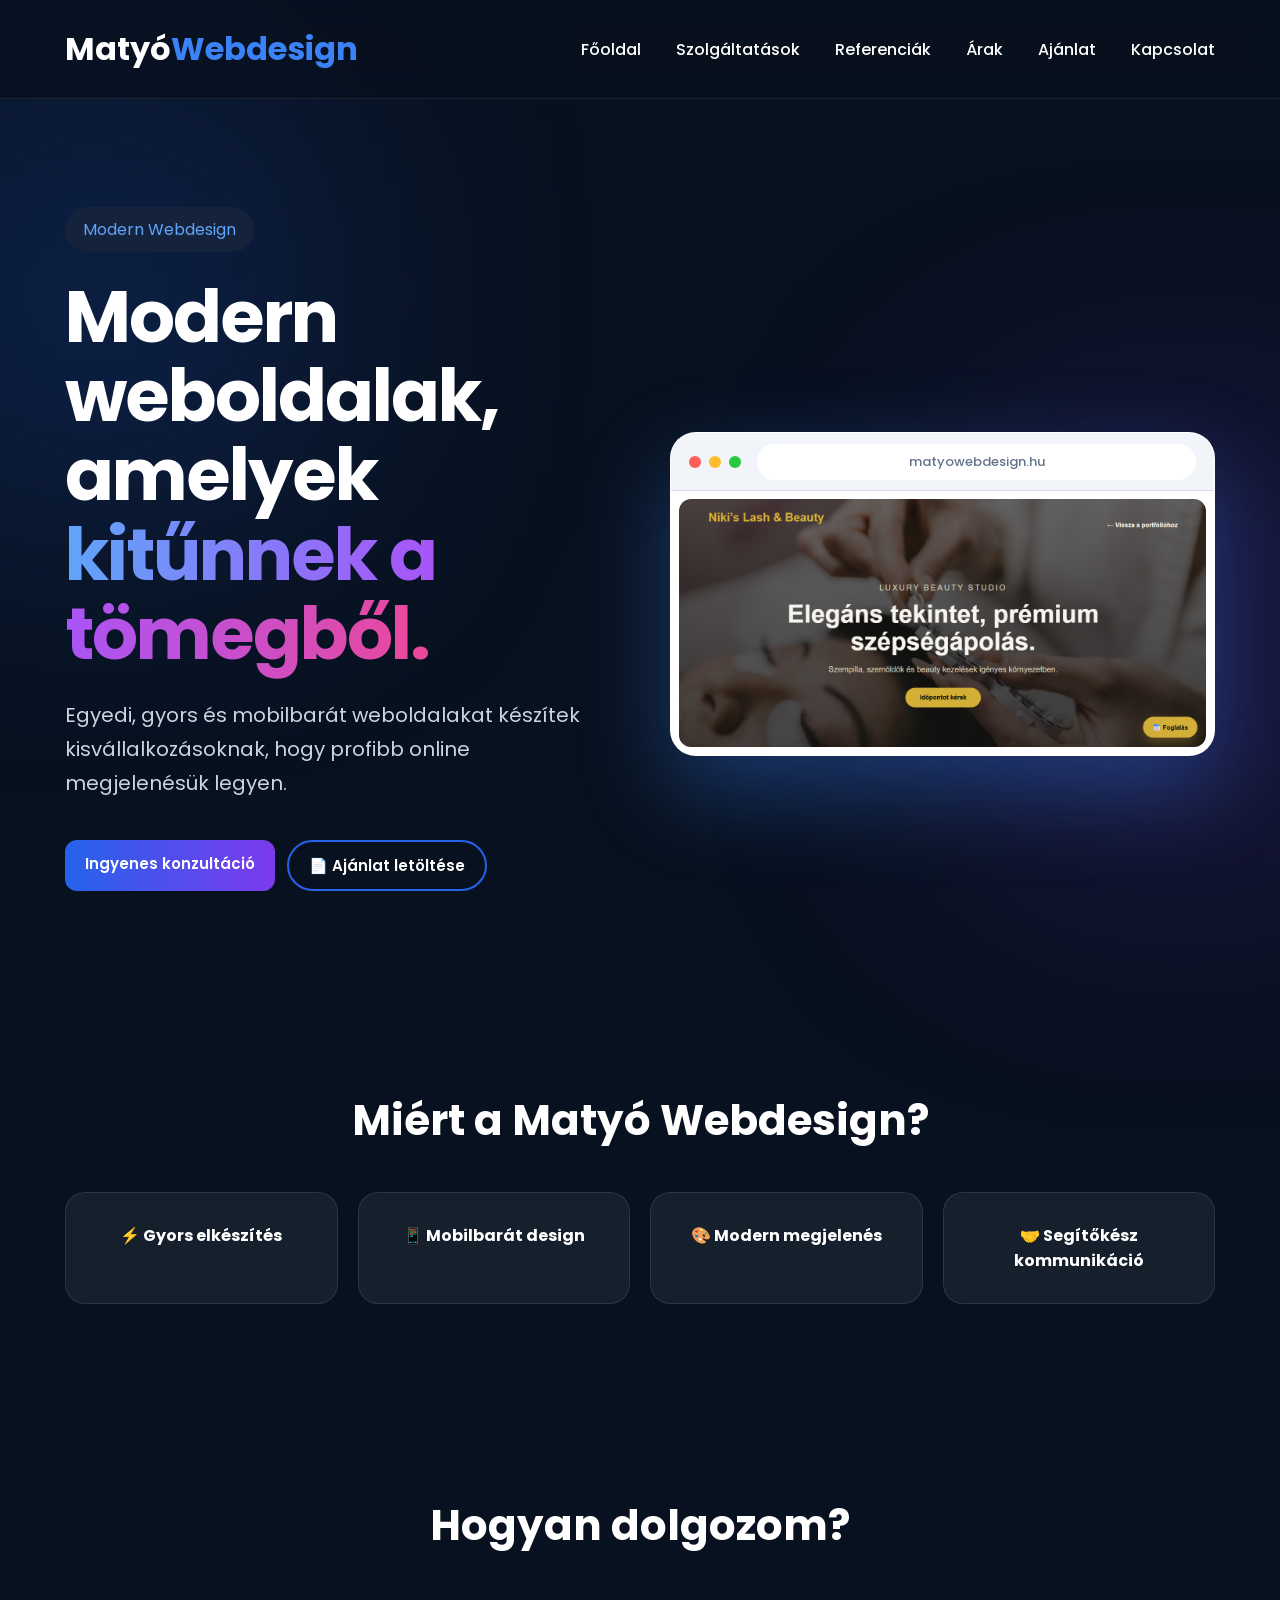
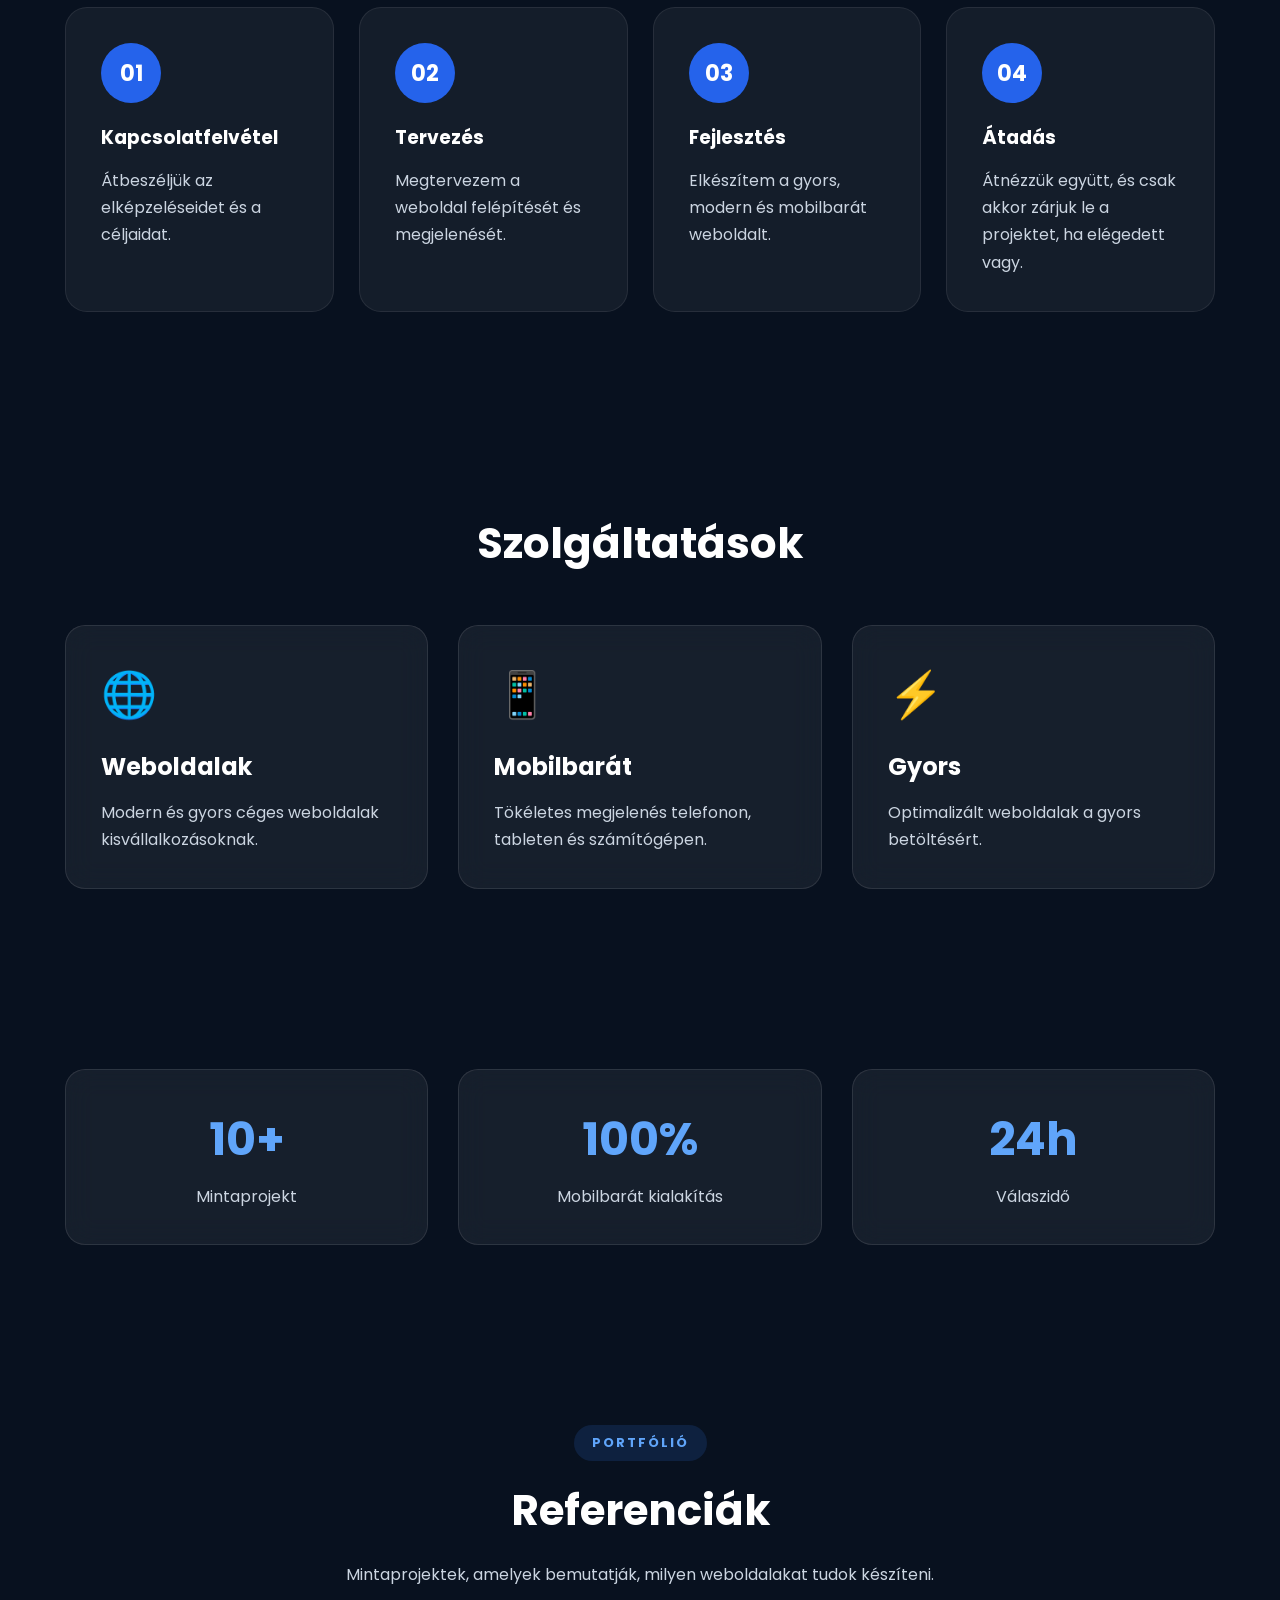
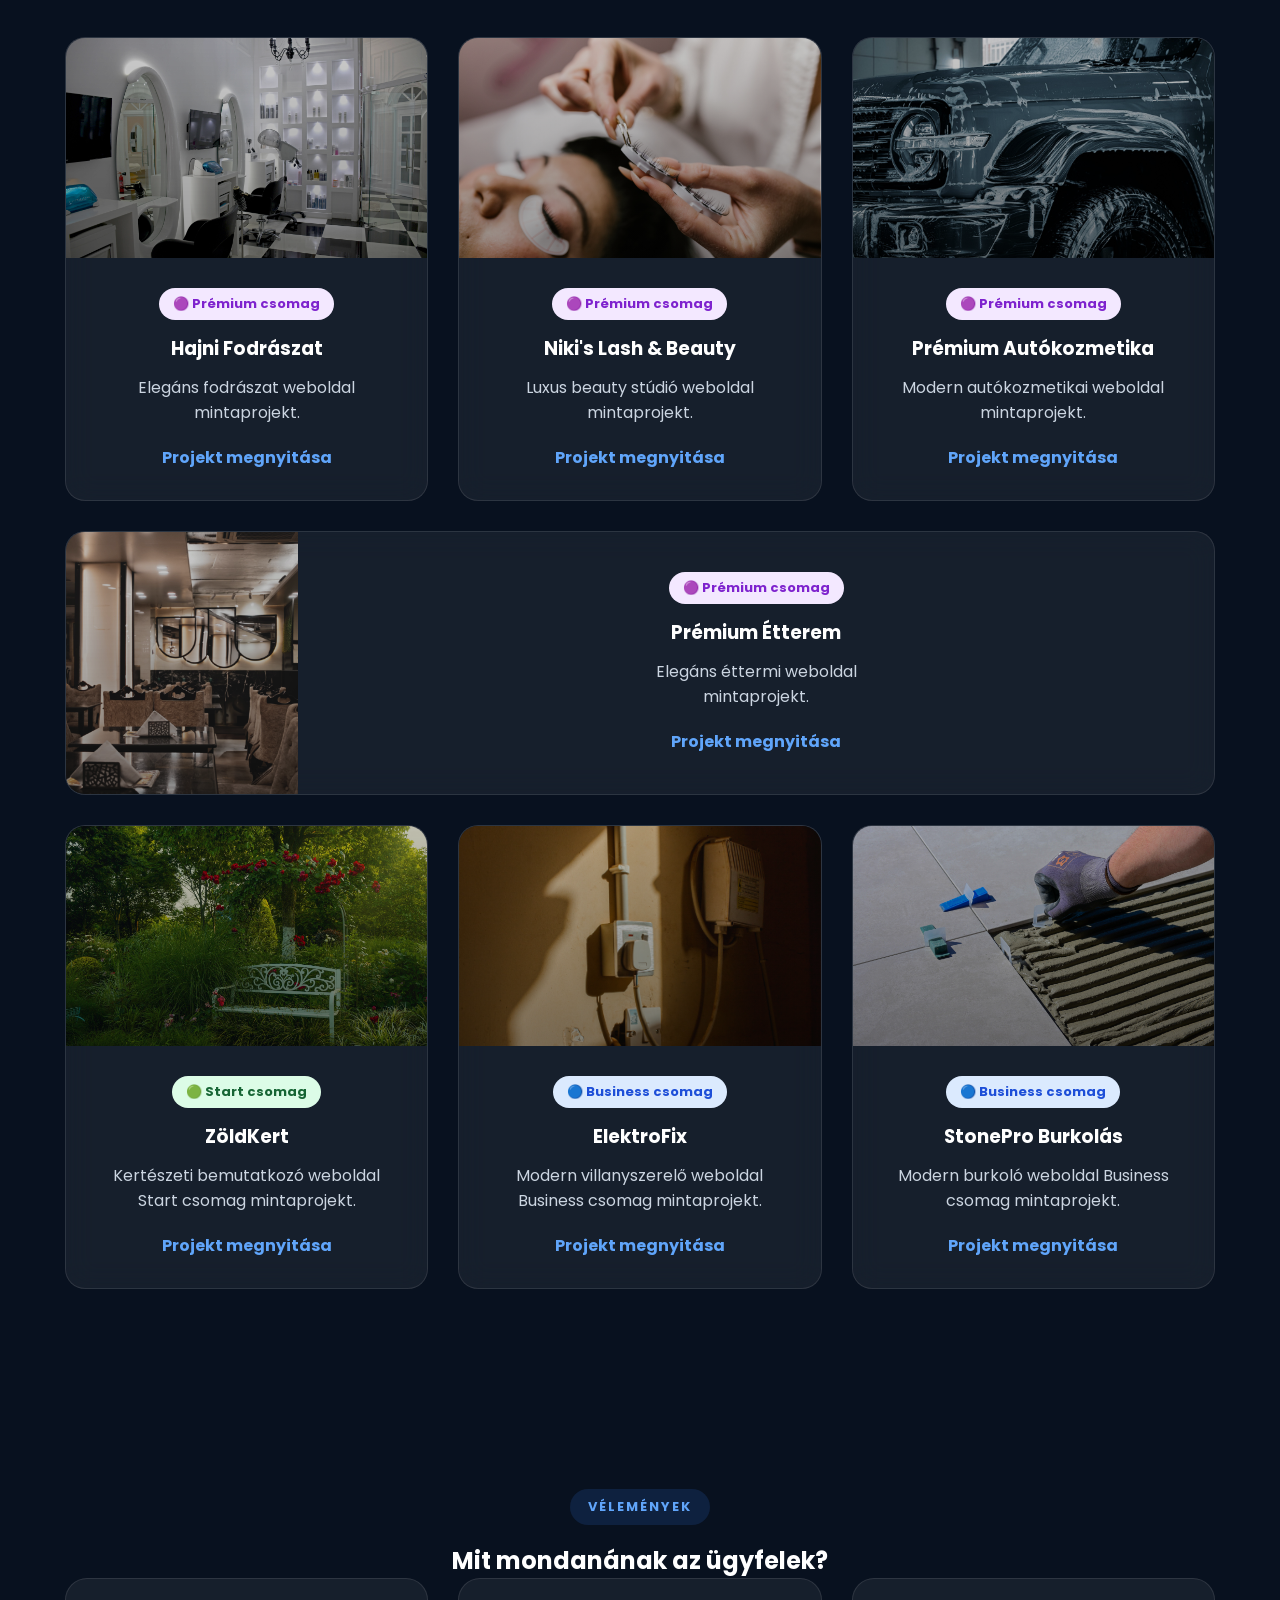
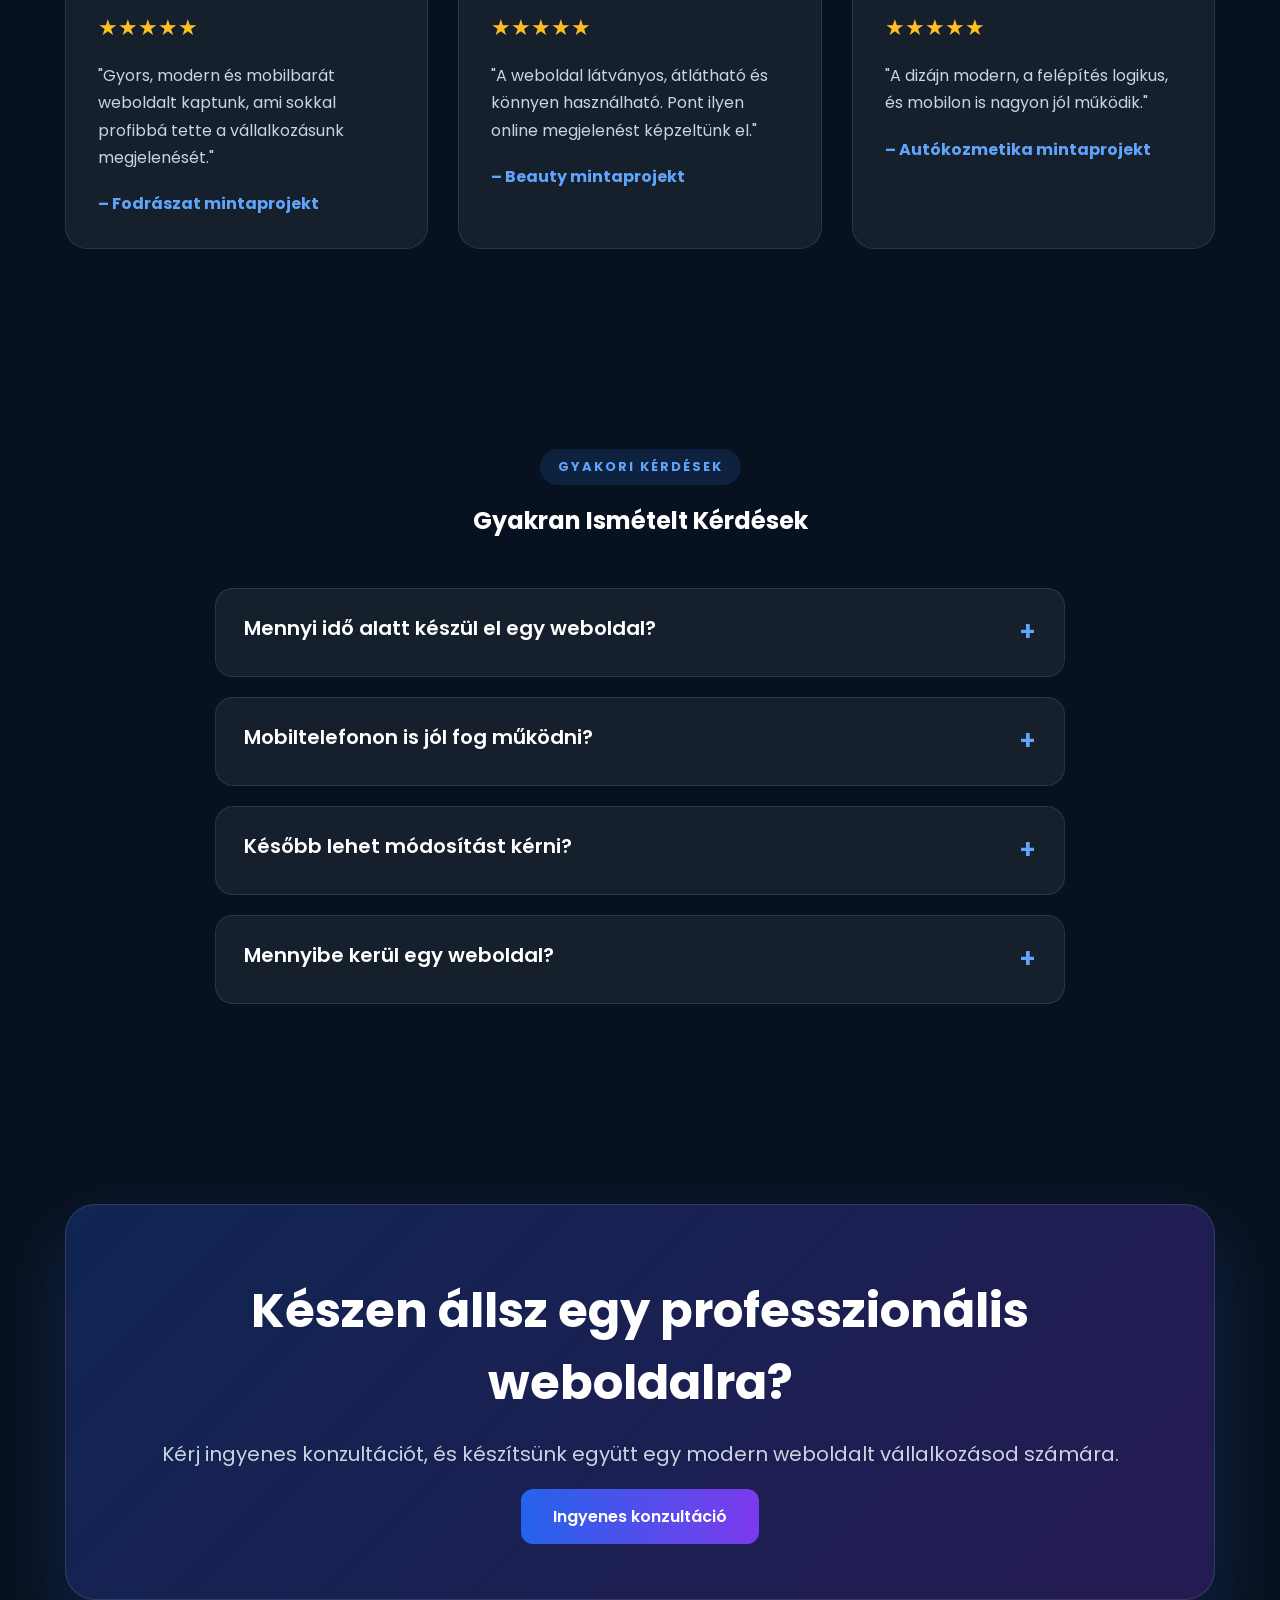
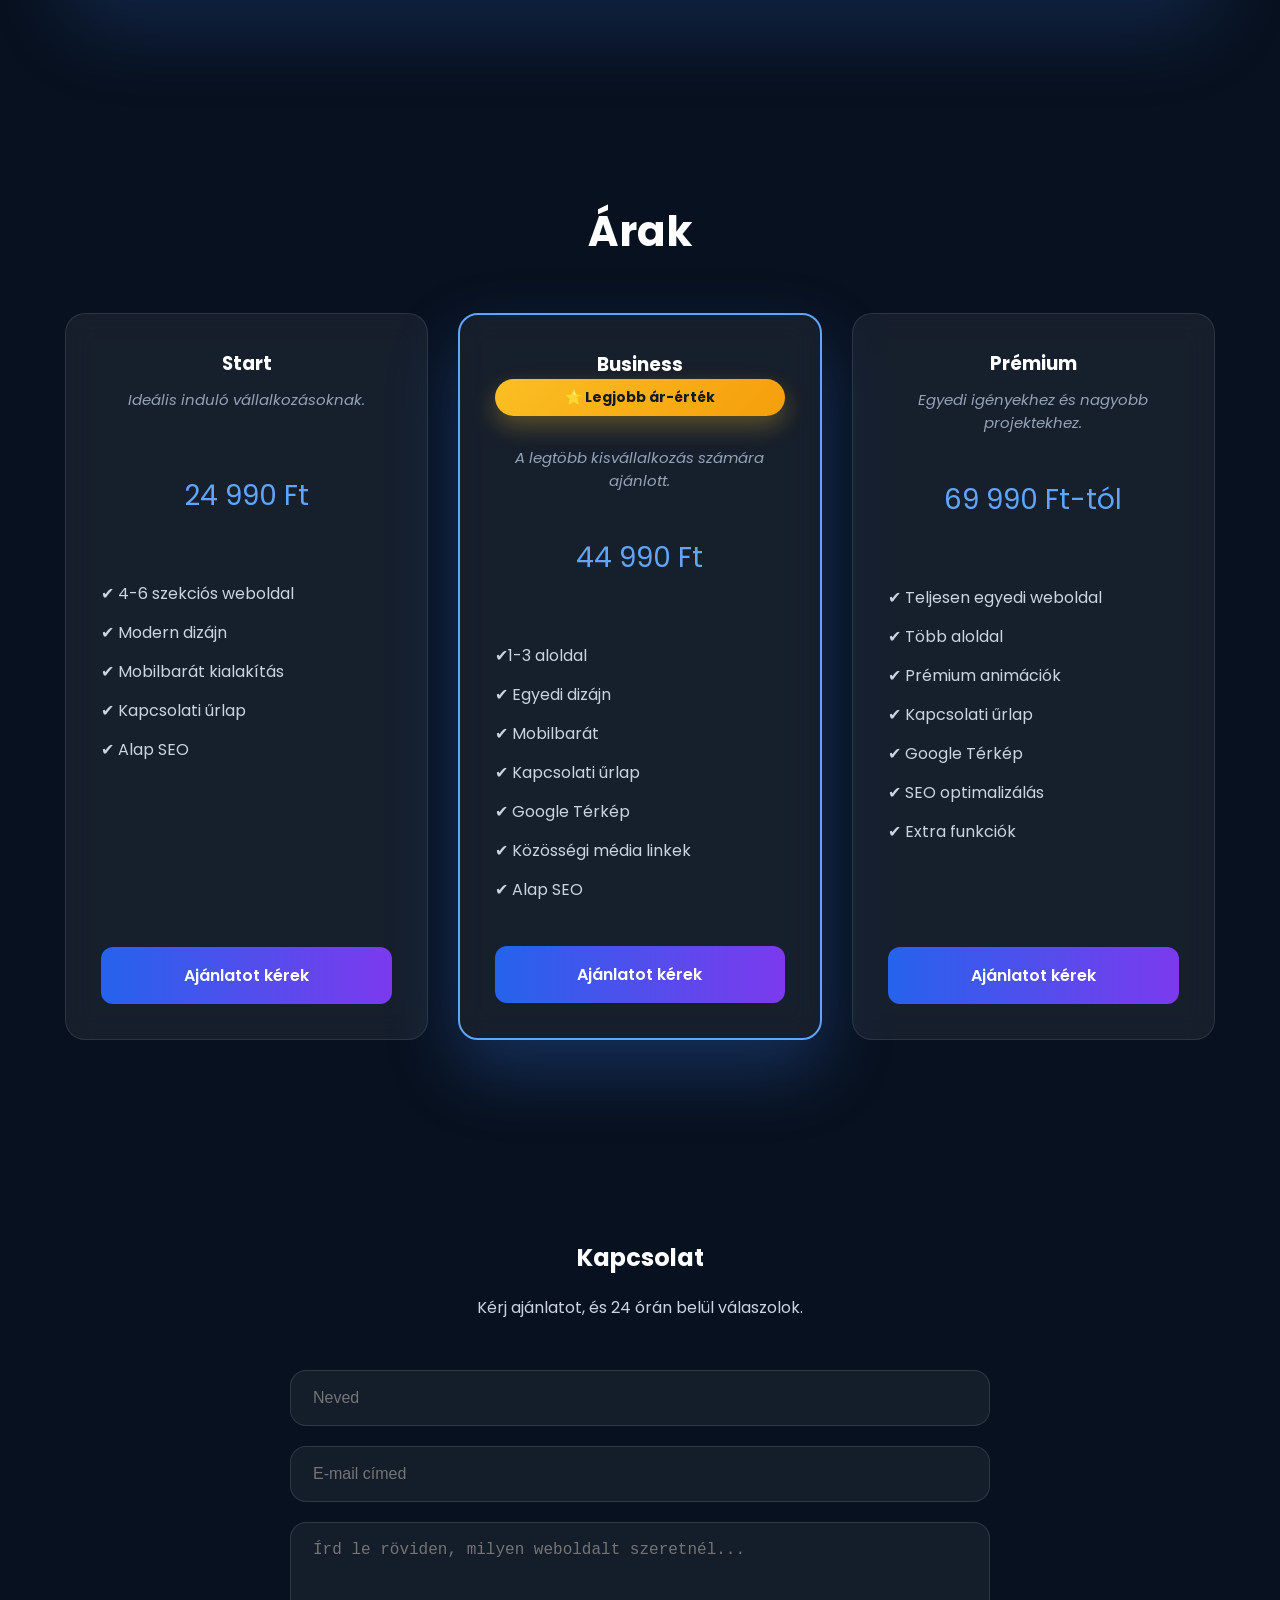
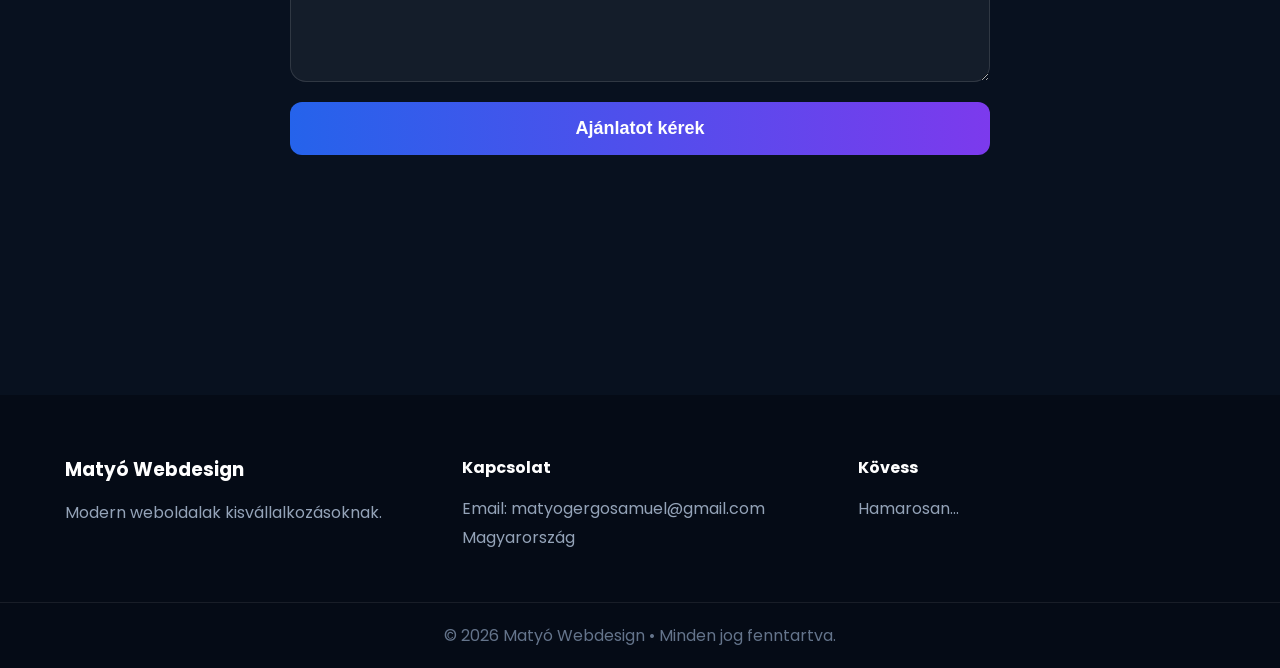
<file: index.html>
<!DOCTYPE html>
<html lang="hu">
<head>
    <meta charset="UTF-8">
    <meta name="viewport" content="width=device-width, initial-scale=1.0">
    <title>Matyó Webdesign</title>
    <meta name="description" content="Modern, gyors és mobilbarát weboldalak kisvállalkozásoknak. Matyó Webdesign portfólió.">
    <link rel="icon" type="image/png" href="images/favicon.png">
    <link rel="stylesheet" href="css/style.css">
    <link rel="preconnect" href="https://fonts.googleapis.com">
    <link rel="preconnect" href="https://fonts.gstatic.com" crossorigin>
    <link href="https://fonts.googleapis.com/css2?family=Poppins:wght@300;400;500;600;700&display=swap" rel="stylesheet">
</head>
<body>

<header>
    <div class="container">
       <nav class="navbar">

    <a href="#" class="logo">
        Matyó<span>Webdesign</span>
    </a>

    <ul class="menu">
    <li><a href="#home">Főoldal</a></li>
    <li><a href="#services">Szolgáltatások</a></li>
    <li><a href="#portfolio">Referenciák</a></li>
    <li><a href="#pricing">Árak</a></li>
    <li>
    <a href="Matyo-Webdesign-Ajanlat.pdf" target="_blank">
        Ajánlat
    </a>
</li>
    <li><a href="#contact">Kapcsolat</a></li>
</ul>
<div class="menu-toggle" id="menuToggle">
    ☰
</div>
</nav>
    </div>
</header>
<section class="hero" id="home">

    <div class="container hero-content">

        <div class="hero-text">

            <span class="badge"> Modern Webdesign</span>

            <h1>
    Modern weboldalak, amelyek
    <span>kitűnnek a tömegből.</span>
</h1>

           <p>
    Egyedi, gyors és mobilbarát weboldalakat készítek kisvállalkozásoknak,
    hogy profibb online megjelenésük legyen.
</p>

            <div><div class="hero-buttons">
    <a href="#kapcsolat" class="btn btn-primary">
        Ingyenes konzultáció
    </a>

    


    <a href="Matyo-Webdesign-Ajanlat.pdf"
       class="btn btn-outline"
       target="_blank">
        📄 Ajánlat letöltése
    </a>
</div>
            </div>

        </div>

      <div class="hero-image">
    <div class="apple-mockup">

        <div class="apple-top">
            <div class="apple-dots">
                <span></span>
                <span></span>
                <span></span>
            </div>

            <div class="apple-url">
                matyowebdesign.hu
            </div>
        </div>

        <div class="apple-screen">
            <img src="images/hero-preview.png" alt="Matyó Webdesign előnézet">
        </div>

    </div>
</div>
</section>
<section class="why">
    <div class="container">
        <h2>Miért a Matyó Webdesign?</h2>

        <div class="why-grid">
            <div class="why-card">⚡ Gyors elkészítés</div>
            <div class="why-card">📱 Mobilbarát design</div>
            <div class="why-card">🎨 Modern megjelenés</div>
            <div class="why-card">🤝 Segítőkész kommunikáció</div>
        </div>
    </div>
</section>
<section class="process">
    <div class="container">
        <h2>Hogyan dolgozom?</h2>

        <div class="process-grid">

            <div class="process-card">
                <div class="number">01</div>
                <h3>Kapcsolatfelvétel</h3>
                <p>Átbeszéljük az elképzeléseidet és a céljaidat.</p>
            </div>

            <div class="process-card">
                <div class="number">02</div>
                <h3>Tervezés</h3>
                <p>Megtervezem a weboldal felépítését és megjelenését.</p>
            </div>

            <div class="process-card">
                <div class="number">03</div>
                <h3>Fejlesztés</h3>
                <p>Elkészítem a gyors, modern és mobilbarát weboldalt.</p>
            </div>

            <div class="process-card">
                <div class="number">04</div>
                <h3>Átadás</h3>
                <p>Átnézzük együtt, és csak akkor zárjuk le a projektet, ha elégedett vagy.</p>
            </div>

        </div>
    </div>
</section>
<section class="services" id="services">

    <div class="container">

        <h2>Szolgáltatások</h2>

        <div class="services-grid">

            <div class="service-card reveal">
                <div class="icon">🌐</div>
                <h3>Weboldalak</h3>
                <p>Modern és gyors céges weboldalak kisvállalkozásoknak.</p>
            </div>

            <div class="service-card reveal">
                <div class="icon">📱</div>
                <h3>Mobilbarát</h3>
                <p>Tökéletes megjelenés telefonon, tableten és számítógépen.</p>
            </div>

            <div class="service-card reveal">
                <div class="icon">⚡</div>
                <h3>Gyors</h3>
                <p>Optimalizált weboldalak a gyors betöltésért.</p>
            </div>

        </div>

    </div>
</section>
<section class="stats">
    <div class="container stats-grid">

        <div class="stat reveal">
            <h3>10+</h3>
            <p>Mintaprojekt</p>
        </div>

        <div class="stat reveal">
            <h3>100%</h3>
            <p>Mobilbarát kialakítás</p>
        </div>

        <div class="stat reveal">
            <h3>24h</h3>
            <p>Válaszidő</p>
        </div>

    </div>
</section>
<section class="portfolio" id="portfolio">
    <div class="container">
        <span class="section-badge">PORTFÓLIÓ</span>
        <h2>Referenciák</h2>

        <p class="portfolio-text">
            Mintaprojektek, amelyek bemutatják, milyen weboldalakat tudok készíteni.
        </p>

        <div class="portfolio-grid">
            <a href="portfolio/hajni.html" class="portfolio-link">
            <div class="portfolio-card reveal">
                <div class="portfolio-image hajni-preview"></div>
                <div class="portfolio-info">
                    
                    <span class="package premium">🟣 Prémium csomag</span>
                    
                    <h3>Hajni Fodrászat</h3>
                    <p>Elegáns fodrászat weboldal mintaprojekt.</p>
                    <span class="view-project">Projekt megnyitása</span>
                </div>
            </div>
            </a>
            <a href="portfolio/niki.html" class="portfolio-link">
            <div class="portfolio-card reveal">
                <div class="portfolio-image niki-preview"></div>
                <div class="portfolio-info">
                    
                    <span class="package premium">🟣 Prémium csomag</span>
                    
                    <h3>Niki's Lash & Beauty</h3>
                    <p>Luxus beauty stúdió weboldal mintaprojekt.</p>
                    <span class="view-project">Projekt megnyitása</span>
                </div>
            </div>
            </a>
        
        <a href="portfolio/autokozmetika.html" class="portfolio-link">
    <div class="portfolio-card reveal">

        <div class="portfolio-image auto-preview"></div>

        <div class="portfolio-info">

            <span class="package premium">🟣 Prémium csomag</span>
            
            <h3>Prémium Autókozmetika</h3>
            <p>Modern autókozmetikai weboldal mintaprojekt.</p>

            <span class="view-project">
                Projekt megnyitása
            </span>
        </div>
   </div>
    
</a>
<a href="portfolio/etterem.html" class="portfolio-link restaurant-card">
    <div class="portfolio-card reveal">

        <div class="portfolio-image etterem-preview"></div>

        <div class="portfolio-info">

            <span class="package premium">🟣 Prémium csomag</span>

            <h3>Prémium Étterem</h3>
            <p>Elegáns éttermi weboldal mintaprojekt.</p>

            <span class="view-project">
                Projekt megnyitása
            </span>
        </div>

        </div>
    
</a>
<a href="portfolio/kertesz.html" class="portfolio-link">
    <div class="portfolio-card reveal">

        <div 
    class="portfolio-image"
    style="background: linear-gradient(rgba(0,0,0,.2),rgba(0,0,0,.45)), url('portfolio/images/kertesz-hero.jpg') center/cover no-repeat;">
</div>

        <div class="portfolio-info">
            <span class="package start">🟢 Start csomag</span>

            <h3>ZöldKert</h3>

            <p>Kertészeti bemutatkozó weboldal Start csomag mintaprojekt.</p>

            <span class="view-project">
                Projekt megnyitása
            </span>
        </div>

    </div>
</a>
<a href="portfolio/villanyszerelo.html" class="portfolio-link">
    <div class="portfolio-card reveal">

        <div class="portfolio-image villany-preview"></div>

        <div class="portfolio-info">

            <span class="package business">🔵 Business csomag</span>

            <h3>ElektroFix</h3>

            <p>Modern villanyszerelő weboldal Business csomag mintaprojekt.</p>

            <span class="view-project">
                Projekt megnyitása
            </span>

        </div>

    </div>
</a>
<a href="portfolio/burkolo.html" class="portfolio-link">
    <div class="portfolio-card reveal">

        <div class="portfolio-image burkolo-preview"></div>

        <div class="portfolio-info">

            <span class="package business">🔵 Business csomag</span>

            <h3>StonePro Burkolás</h3>

            <p>Modern burkoló weboldal Business csomag mintaprojekt.</p>

            <span class="view-project">
                Projekt megnyitása
            </span>

        </div>

    </div>
</a>

        </div> <!-- portfolio-grid -->
    </div> <!-- container -->
</section>
<section class="testimonials">
    <div class="container">
        <span class="section-badge">VÉLEMÉNYEK</span>
        <h2>Mit mondanának az ügyfelek?</h2>

        <div class="testimonial-grid">

            <div class="testimonial-card reveal">
                <div class="stars">★★★★★</div>
                <p>"Gyors, modern és mobilbarát weboldalt kaptunk, ami sokkal profibbá tette a vállalkozásunk megjelenését."</p>
                <h4>– Fodrászat mintaprojekt</h4>
            </div>

            <div class="testimonial-card reveal">
                <div class="stars">★★★★★</div>
                <p>"A weboldal látványos, átlátható és könnyen használható. Pont ilyen online megjelenést képzeltünk el."</p>
                <h4>– Beauty mintaprojekt</h4>
            </div>

            <div class="testimonial-card reveal">
                <div class="stars">★★★★★</div>
                <p>"A dizájn modern, a felépítés logikus, és mobilon is nagyon jól működik."</p>
                <h4>– Autókozmetika mintaprojekt</h4>
            </div>

        </div>
    </div>
</section>
<section class="faq">

    <div class="container">

        <span class="section-badge">GYAKORI KÉRDÉSEK</span>

        <h2>Gyakran Ismételt Kérdések</h2>

        <div class="faq-container">

            <details class="faq-item reveal">
                <summary>Mennyi idő alatt készül el egy weboldal?</summary>
                <p>Általában 3–7 munkanap alatt, a projekt méretétől függően.</p>
            </details>

            <details class="faq-item reveal">
                <summary>Mobiltelefonon is jól fog működni?</summary>
                <p>Igen. Minden weboldal teljesen reszponzív, így telefonon, tableten és számítógépen is tökéletesen jelenik meg.</p>
            </details>

            <details class="faq-item reveal">
                <summary>Később lehet módosítást kérni?</summary>
                <p>Természetesen. Az átadás után is van lehetőség kisebb módosításokra.</p>
            </details>

            <details class="faq-item reveal">
                <summary>Mennyibe kerül egy weboldal?</summary>
                <p>Az ár a projekt összetettségétől függ, de az alapcsomagok már 24 990 Ft-tól elérhetők.</p>
            </details>

        </div>

    </div>

</section>
<section class="cta">
    <div class="container">
        <div class="cta-box">
            <h2>Készen állsz egy professzionális weboldalra?</h2>
            <p>Kérj ingyenes konzultációt, és készítsünk együtt egy modern weboldalt vállalkozásod számára.</p>
            <a href="#contact" class="btn-primary">Ingyenes konzultáció</a>
        </div>
    </div>
</section>
<section class="pricing" id="pricing">
    <div class="container">

        <h2>Árak</h2>

        <div class="pricing-grid">

            <div class="price-card reveal">

    <h3>Start</h3>
    <p class="package-for">
    Ideális induló vállalkozásoknak.
</p>
    <p class="price">24 990 Ft</p>

    <ul class="price-features">
        <li>✔ 4-6 szekciós weboldal</li>
        <li>✔ Modern dizájn</li>
        <li>✔ Mobilbarát kialakítás</li>
        <li>✔ Kapcsolati űrlap</li>
        <li>✔ Alap SEO</li>
    </ul>
    <a href="#contact" class="btn-primary">
    Ajánlatot kérek
</a>
</div>

            <div class="price-card highlight reveal">
    
    <h3>Business</h3>
    <span class="price-badge">⭐ Legjobb ár-érték</span>
    <p class="package-for">
    A legtöbb kisvállalkozás számára ajánlott.
</p>
    <p class="price">44 990 Ft</p>

    <ul class="price-features">
        <li>✔1-3 aloldal</li>
        <li>✔ Egyedi dizájn</li>
        <li>✔ Mobilbarát</li>
        <li>✔ Kapcsolati űrlap</li>
        <li>✔ Google Térkép</li>
        <li>✔ Közösségi média linkek</li>
        <li>✔ Alap SEO</li>
    </ul>
    <a href="#contact" class="btn-primary">
    Ajánlatot kérek
</a>
</div>

            <div class="price-card reveal">

    <h3>Prémium</h3>
    <p class="package-for">
    Egyedi igényekhez és nagyobb projektekhez.
</p>
    <p class="price">69 990 Ft-tól</p>

    <ul class="price-features">
        <li>✔ Teljesen egyedi weboldal</li>
        <li>✔ Több aloldal</li>
        <li>✔ Prémium animációk</li>
        <li>✔ Kapcsolati űrlap</li>
        <li>✔ Google Térkép</li>
        <li>✔ SEO optimalizálás</li>
        <li>✔ Extra funkciók</li>
    </ul>
    <a href="#contact" class="btn-primary">
    Ajánlatot kérek
</a>
</div>

        </div>

    </div>
</section>
<section class="contact" id="contact">

    <div class="container">

        <h2>Kapcsolat</h2>

        <p>Kérj ajánlatot, és 24 órán belül válaszolok.</p>

        <form id="contactForm">

    <input type="hidden" name="access_key" value="6a80a5d6-4c72-4a49-abb8-79bc184b861a">

    <input type="hidden" name="subject" value="Új ajánlatkérés - Matyó Webdesign">

    <input type="hidden" name="from_name" value="Matyó Webdesign">

    <input type="text" name="name" placeholder="Neved" required>

    <input type="email" name="email" placeholder="E-mail címed" required>

    <textarea name="message" placeholder="Írd le röviden, milyen weboldalt szeretnél..." rows="6" required></textarea>

    <button type="submit" class="btn-primary">
        Ajánlatot kérek
    </button>

</form>

<p id="formMessage"></p>
        
    </div>

</section>
<script src="js/script.js"></script>
<footer class="footer">

    <div class="container footer-content">

        <div>
            <h3>Matyó Webdesign</h3>
            <p>Modern weboldalak kisvállalkozásoknak.</p>
        </div>

        <div>
            <h4>Kapcsolat</h4>
            <p>Email: matyogergosamuel@gmail.com</p>
            <p>Magyarország</p>
        </div>

        <div>
            <h4>Kövess</h4>
            <p>Hamarosan...</p>
            
        </div>

    </div>

    <div class="copyright">
        © 2026 Matyó Webdesign • Minden jog fenntartva.
    </div>

</footer>
</body>
</html>
</file>
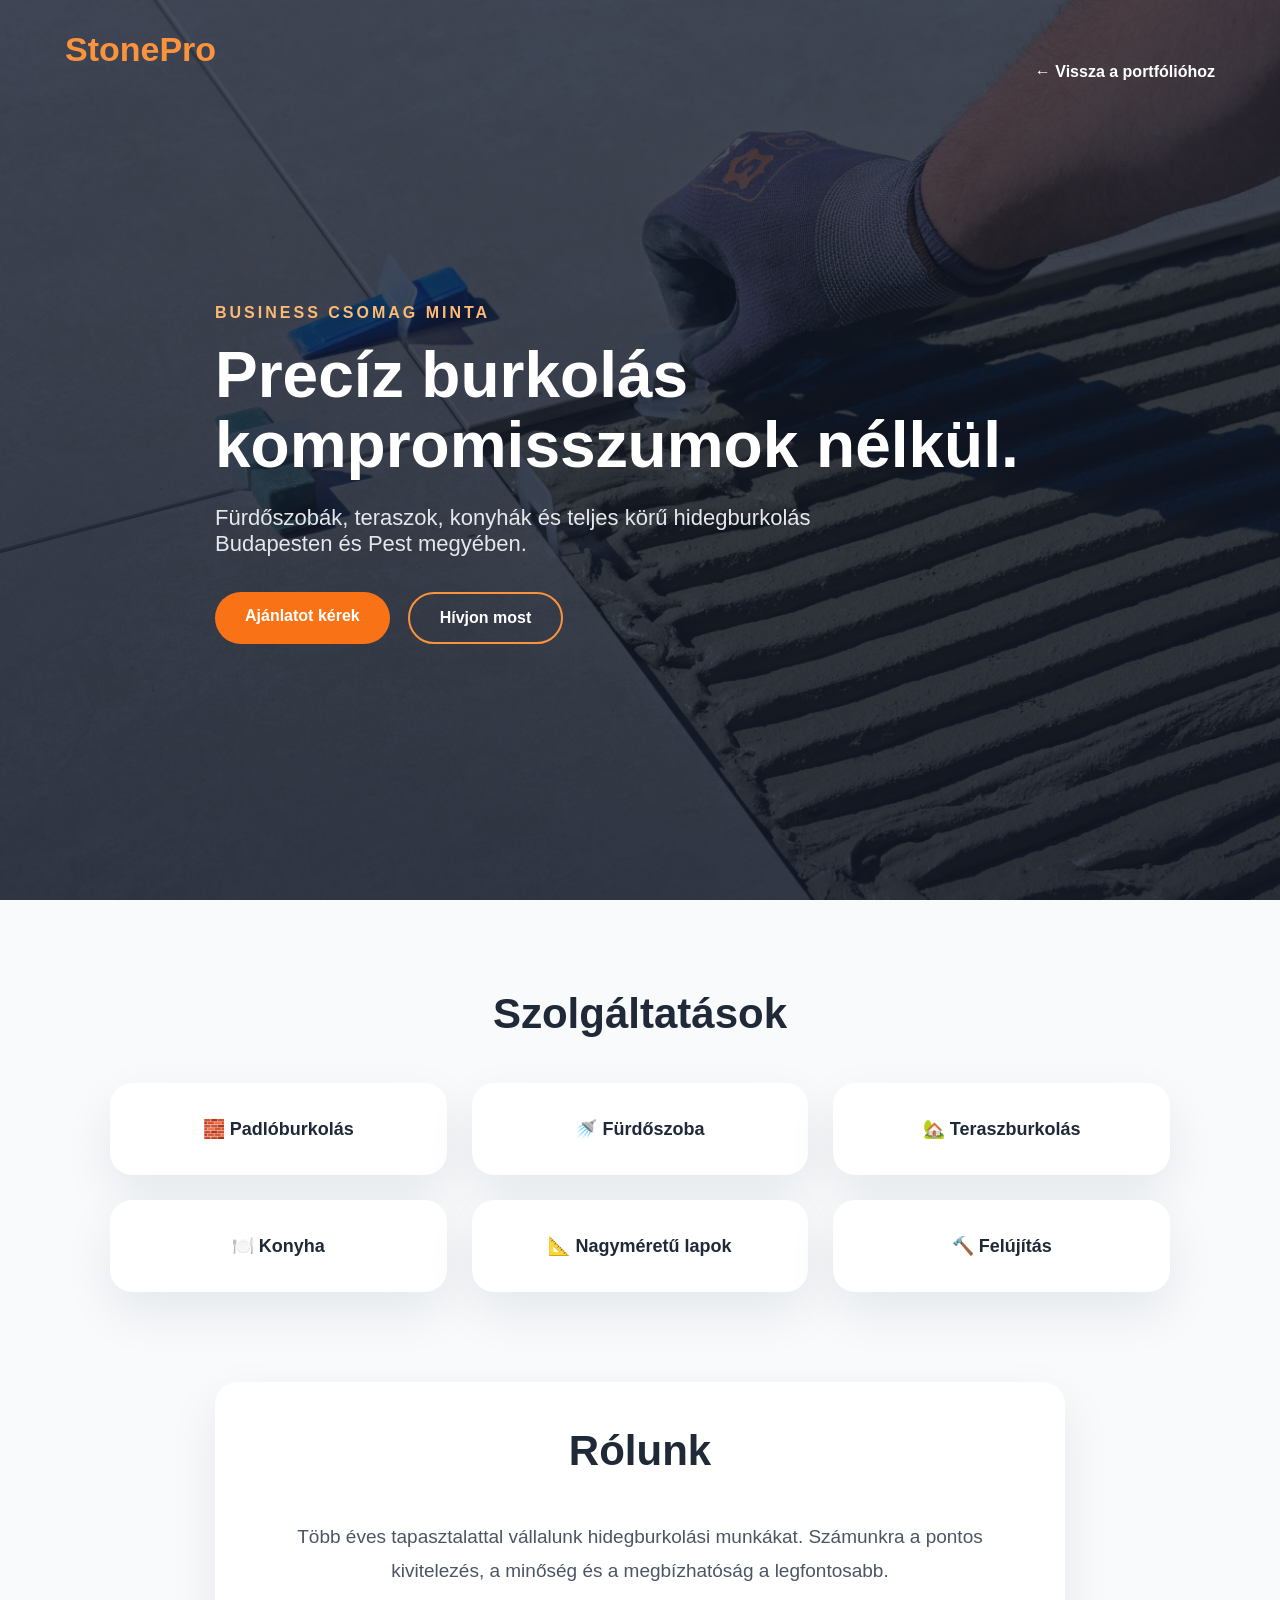
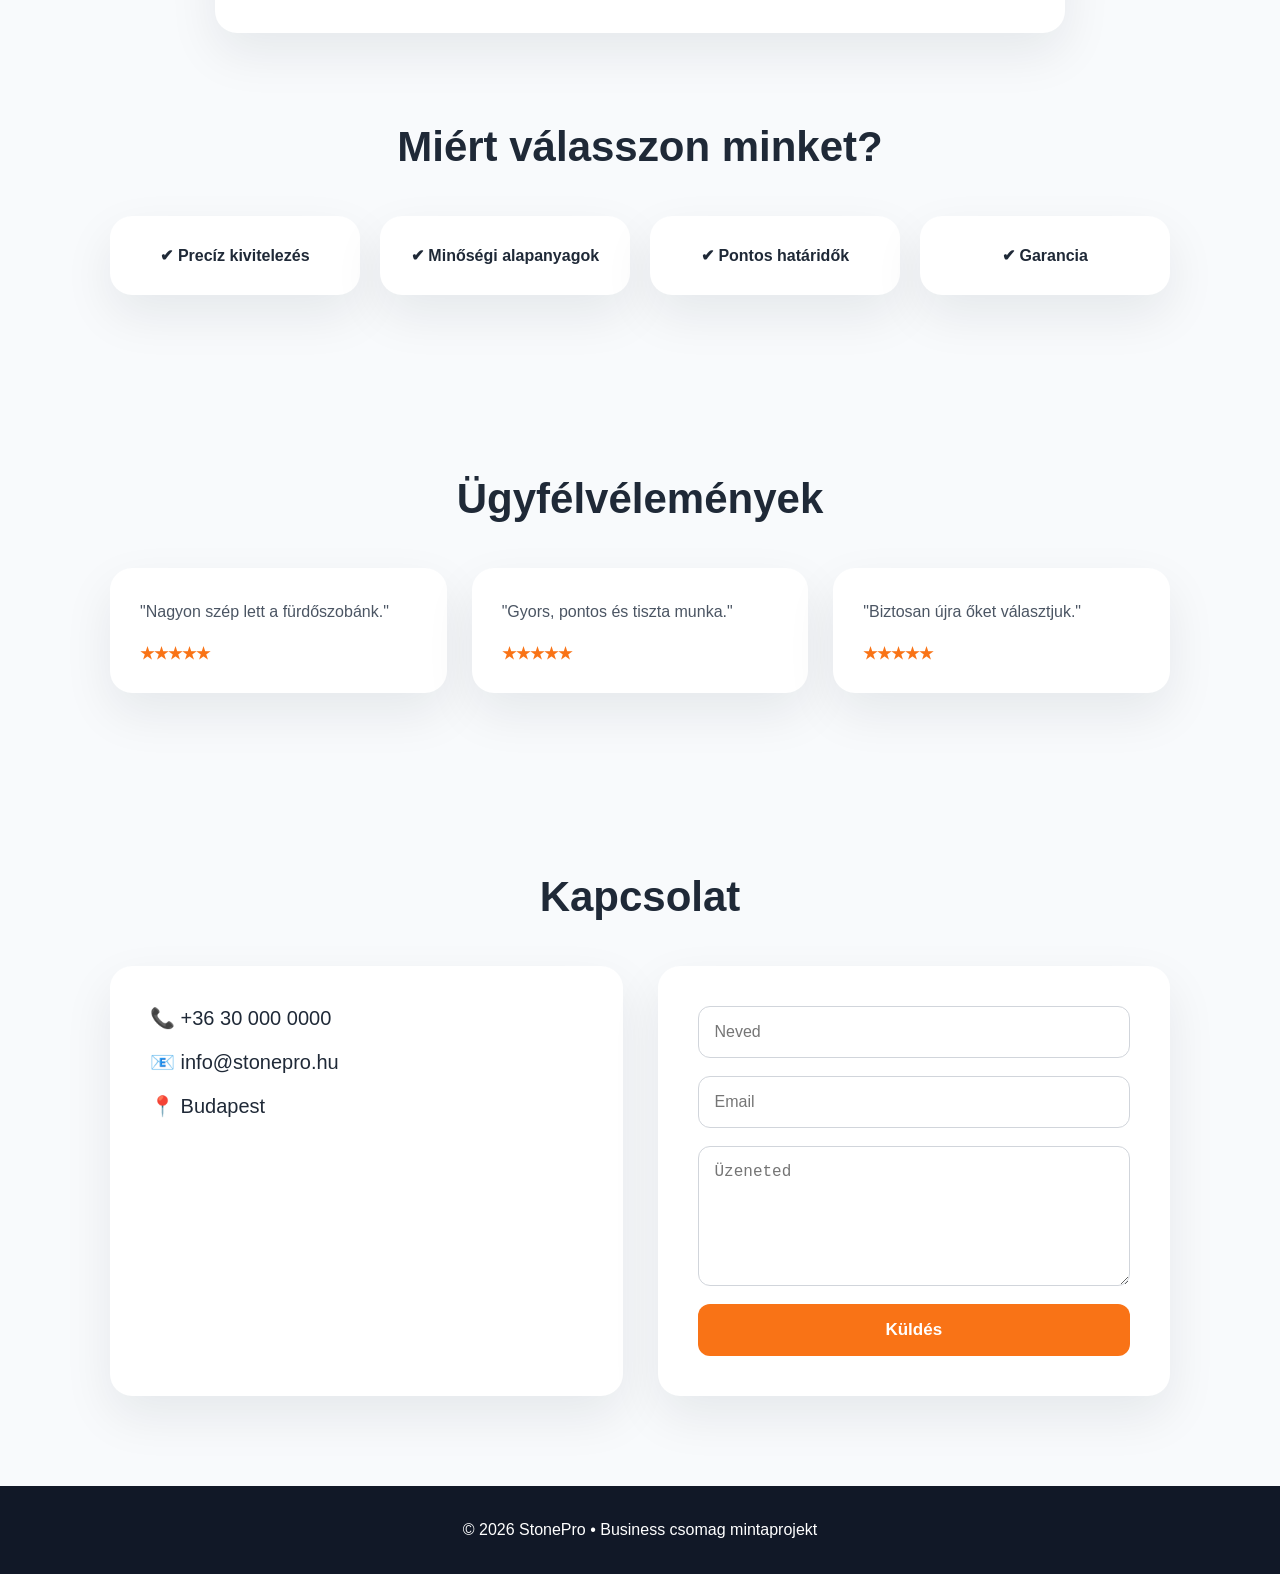
<file: portfolio/burkolo.html>
<!DOCTYPE html>
<html lang="hu">
<head>
    <meta charset="UTF-8">
    <meta name="viewport" content="width=device-width, initial-scale=1.0">
    <title>StonePro Burkolás</title>
    <link rel="stylesheet" href="css/burkolo.css">
</head>
<body>

<header class="hero">
    <nav>
        <h2>StonePro</h2>
        <a href="../index.html">← Vissza a portfólióhoz</a>
    </nav>

    <div class="hero-content">
        <span>BUSINESS CSOMAG MINTA</span>

        <h1>Precíz burkolás kompromisszumok nélkül.</h1>

        <p>
            Fürdőszobák, teraszok, konyhák és teljes körű hidegburkolás
            Budapesten és Pest megyében.
        </p>

        <div class="buttons">
            <a href="#contact" class="btn-primary">Ajánlatot kérek</a>
            <a href="tel:+36300000000" class="btn-secondary">Hívjon most</a>
        </div>
    </div>
</header>

<section class="services">
    <h2>Szolgáltatások</h2>

    <div class="grid">
        <div class="card">🧱 Padlóburkolás</div>
        <div class="card">🚿 Fürdőszoba</div>
        <div class="card">🏡 Teraszburkolás</div>
        <div class="card">🍽️ Konyha</div>
        <div class="card">📐 Nagyméretű lapok</div>
        <div class="card">🔨 Felújítás</div>
    </div>
</section>

<section class="about">
    <h2>Rólunk</h2>

    <p>
        Több éves tapasztalattal vállalunk hidegburkolási munkákat.
        Számunkra a pontos kivitelezés, a minőség és a megbízhatóság
        a legfontosabb.
    </p>
</section>

<section class="why">
    <h2>Miért válasszon minket?</h2>

    <div class="why-grid">
        <div>✔ Precíz kivitelezés</div>
        <div>✔ Minőségi alapanyagok</div>
        <div>✔ Pontos határidők</div>
        <div>✔ Garancia</div>
    </div>
</section>

<section class="reviews">
    <h2>Ügyfélvélemények</h2>

    <div class="review-grid">
        <div class="review-card">
            <p>"Nagyon szép lett a fürdőszobánk."</p>
            <h4>★★★★★</h4>
        </div>

        <div class="review-card">
            <p>"Gyors, pontos és tiszta munka."</p>
            <h4>★★★★★</h4>
        </div>

        <div class="review-card">
            <p>"Biztosan újra őket választjuk."</p>
            <h4>★★★★★</h4>
        </div>
    </div>
</section>

<section class="contact" id="contact">

    <h2>Kapcsolat</h2>

    <div class="contact-grid">

        <div class="contact-info">
            <p>📞 +36 30 000 0000</p>
            <p>📧 info@stonepro.hu</p>
            <p>📍 Budapest</p>
        </div>

        <form>
            <input type="text" placeholder="Neved">
            <input type="email" placeholder="Email">
            <textarea placeholder="Üzeneted"></textarea>
            <button>Küldés</button>
        </form>

    </div>

</section>

<footer>
    © 2026 StonePro • Business csomag mintaprojekt
</footer>

</body>
</html>
</file>
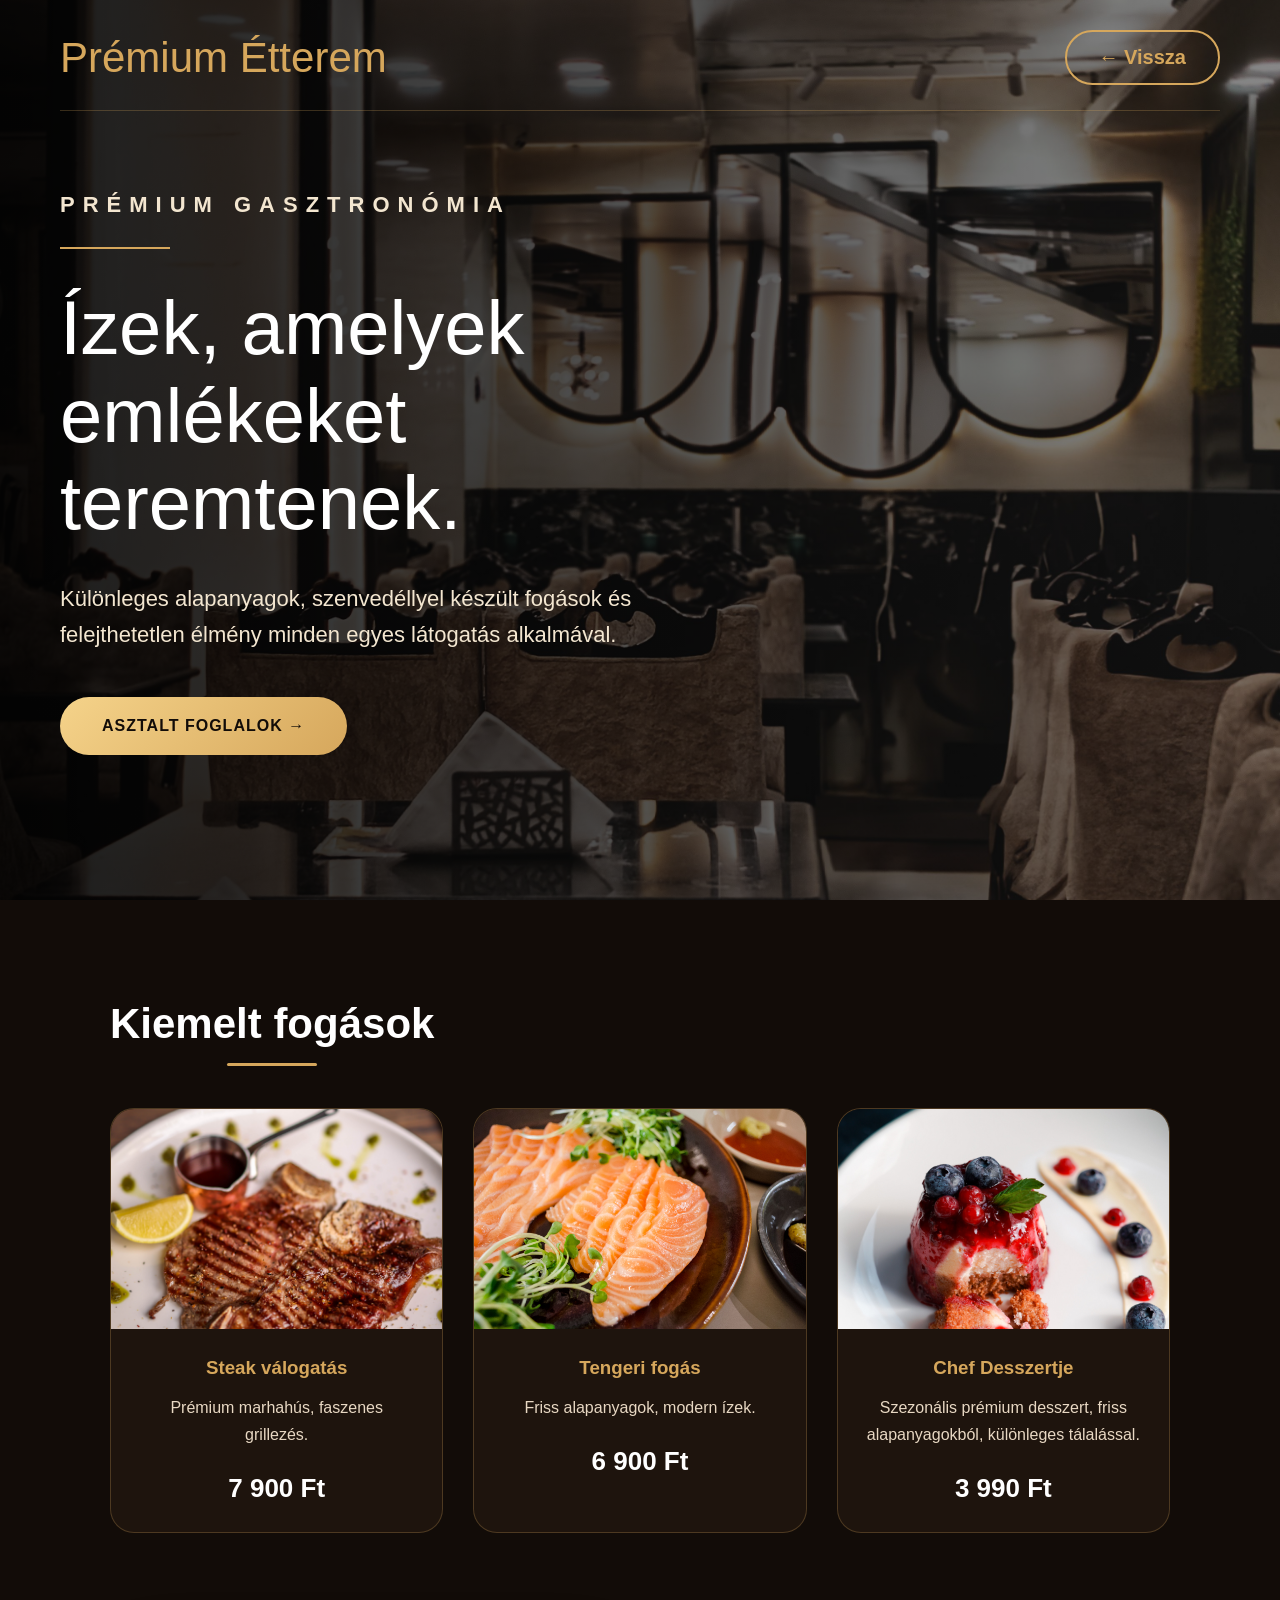
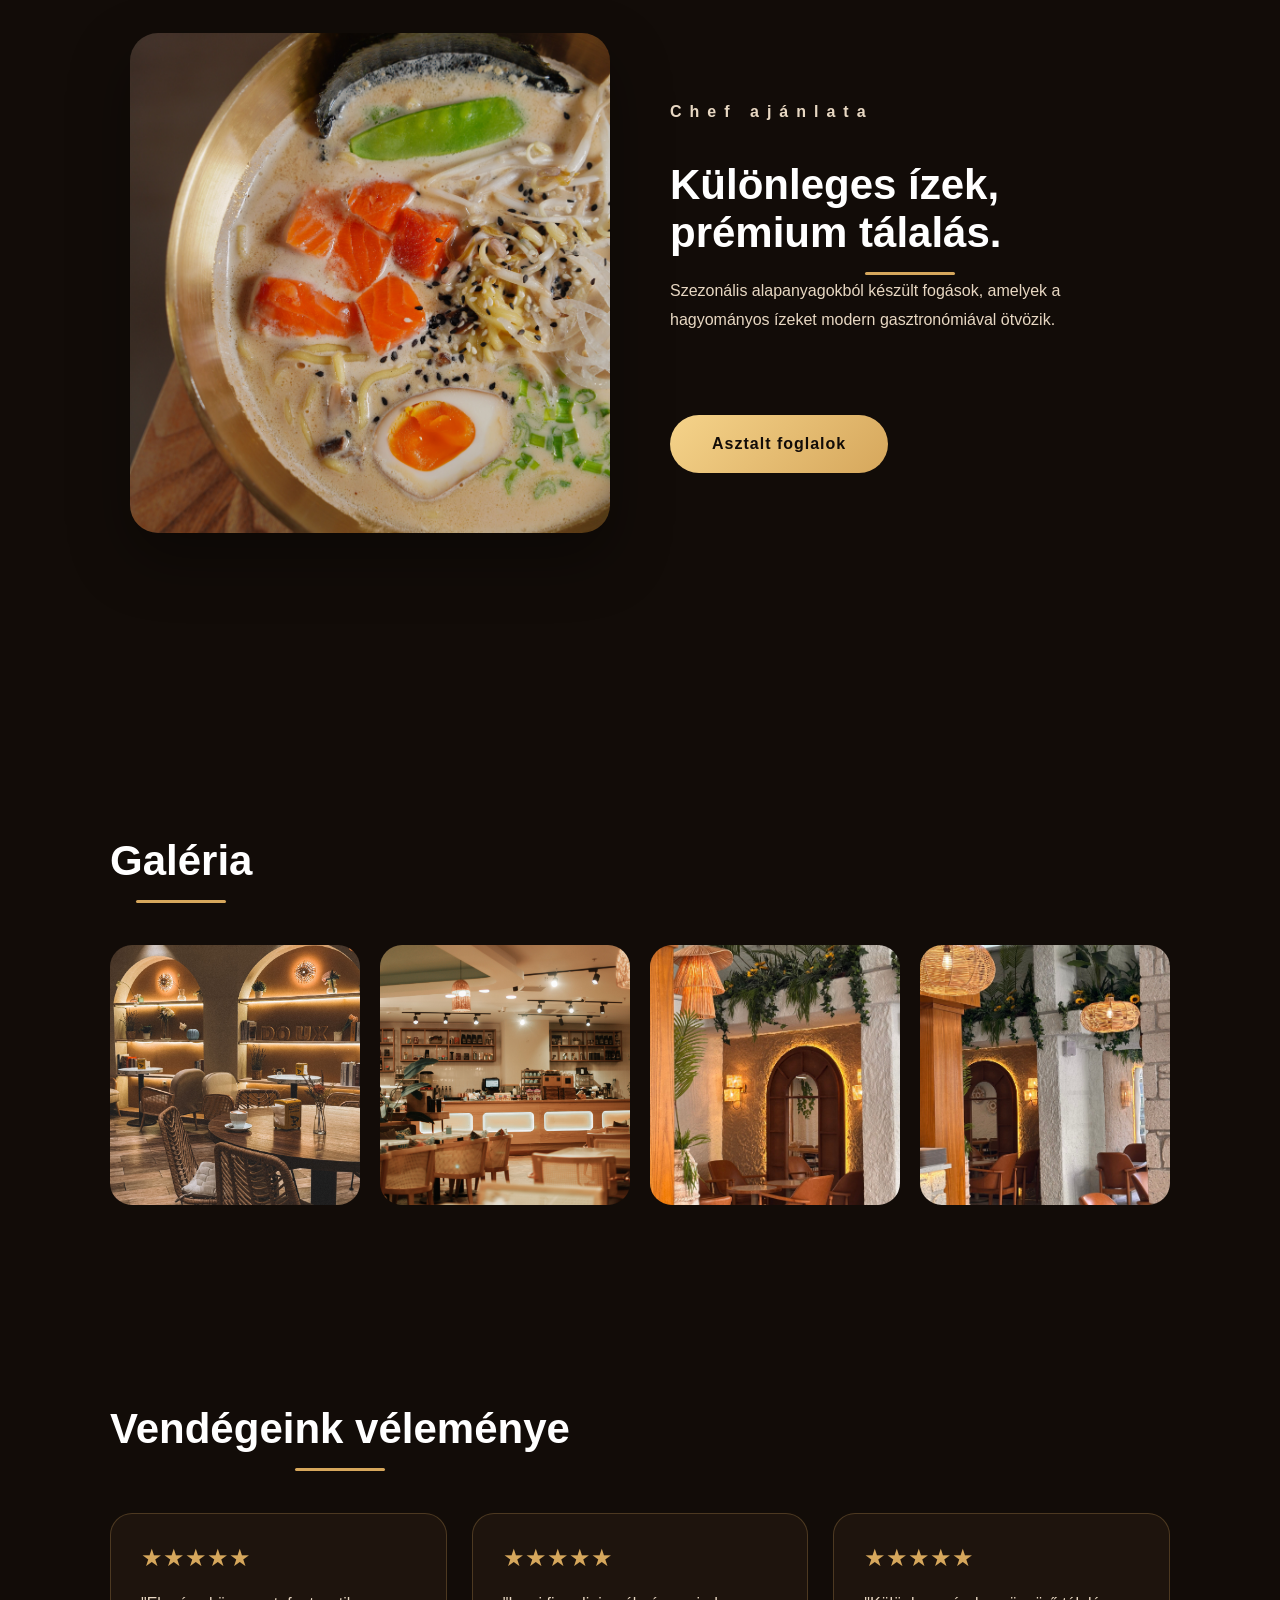
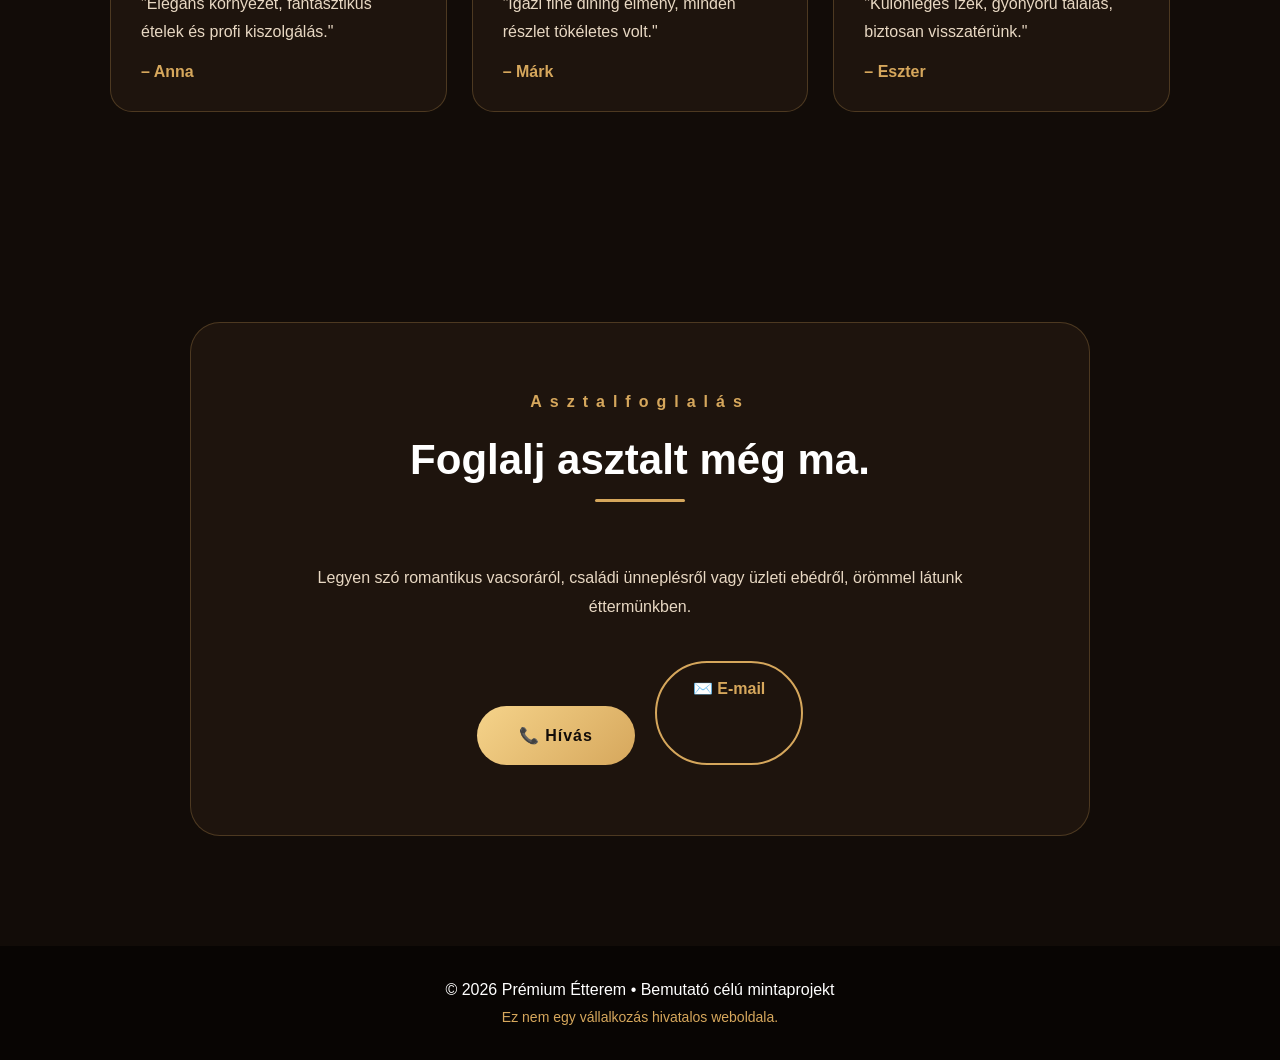
<file: portfolio/etterem.html>
<!DOCTYPE html>
<html lang="hu">
<head>
    <meta charset="UTF-8">
    <meta name="viewport" content="width=device-width, initial-scale=1.0">
    <title>Prémium Étterem</title>
    <meta name="description" content="Modern, gyors és mobilbarát weboldalak kisvállalkozásoknak. Matyó Webdesign portfólió.">
    <link rel="icon" type="image/png" href="../images/favicon.png">
    <link rel="stylesheet" href="css/etterem.css">
    <meta property="og:title" content="Matyó Webdesign">
<meta property="og:description" content="Modern, gyors és mobilbarát weboldalak kisvállalkozásoknak.">
<meta property="og:image" content="https://gerg08.github.io/matyo-webdesign/images/hero-preview.png">
<meta property="og:url" content="https://gerg08.github.io/matyo-webdesign/">
<meta property="og:type" content="website">
</head>
<body>

<header class="hero">
    <nav>
        <h2>Prémium Étterem</h2>
        <a href="../index.html" class="back-btn">← Vissza</a>
    </nav>

    <div class="hero-content">
        <p class="label">PRÉMIUM GASZTRONÓMIA</p>

        <div class="line"></div>

        <h1>Ízek, amelyek emlékeket teremtenek.</h1>

        <p>
            Különleges alapanyagok, szenvedéllyel készült fogások
            és felejthetetlen élmény minden egyes látogatás alkalmával.
        </p>

        <a href="#contact" class="btn">ASZTALT FOGLALOK →</a>
    </div>
</header>

<section class="menu-section">
    <h2>Kiemelt fogások</h2>

    <div class="menu-grid">
       <div class="menu-card">

    <img src="images/steak.jpg" alt="Steak">

    <div class="menu-info">
        <h3>Steak válogatás</h3>
        <p>Prémium marhahús, faszenes grillezés.</p>
        <span>7 900 Ft</span>
    </div>

</div>

        <div class="menu-card">
    <img src="images/salmon.jpg" alt="Tengeri fogás">

    <div class="menu-info">
        <h3>Tengeri fogás</h3>
        <p>Friss alapanyagok, modern ízek.</p>
        <span>6 900 Ft</span>
    </div>
</div>
    <div class="menu-card">

    <img src="images/dessert.jpg" alt="Desszert">

    <div class="menu-info">
        <h3>Chef Desszertje</h3>
        <p>Szezonális prémium desszert, friss alapanyagokból, különleges tálalással.</p>
        <span>3 990 Ft</span>
    </div>

</div>

</div>
        <section class="chef">

    <div class="chef-image">
        <img src="images/ajánlat.jpg" alt="Chef ajánlata">
    </div>

    <div class="chef-content">

        <p class="label">Chef ajánlata</p>

        <h2>Különleges ízek, prémium tálalás.</h2>

        <p>
            Szezonális alapanyagokból készült fogások,
            amelyek a hagyományos ízeket modern gasztronómiával ötvözik.
        </p>

        <a href="#contact" class="btn">
            Asztalt foglalok
        </a>

    </div>

</section>
    </div>
</section>

<section class="gallery">
    <h2>Galéria</h2>

    <div class="gallery-grid">
        <img src="images/restaurant1.jpg" alt="Étterem belső tér">
        <img src="images/restaurant2.jpg" alt="Prémium fogás">
        <img src="images/restaurant3.jpg" alt="Tálalás">
        <img src="images/restaurant4.jpg" alt="Fine dining">
    </div>
</section>
<section class="reviews">
    <h2>Vendégeink véleménye</h2>

    <div class="reviews-grid">
        <div class="review-card">
            <div class="stars">★★★★★</div>
            <p>"Elegáns környezet, fantasztikus ételek és profi kiszolgálás."</p>
            <h4>– Anna</h4>
        </div>

        <div class="review-card">
            <div class="stars">★★★★★</div>
            <p>"Igazi fine dining élmény, minden részlet tökéletes volt."</p>
            <h4>– Márk</h4>
        </div>

        <div class="review-card">
            <div class="stars">★★★★★</div>
            <p>"Különleges ízek, gyönyörű tálalás, biztosan visszatérünk."</p>
            <h4>– Eszter</h4>
        </div>
    </div>
</section>
<section class="reservation" id="contact">

    <div class="reservation-box">

        <p class="label">Asztalfoglalás</p>

        <h2>Foglalj asztalt még ma.</h2>

        <p class="reservation-text">
            Legyen szó romantikus vacsoráról, családi ünneplésről vagy üzleti
            ebédről, örömmel látunk éttermünkben.
        </p>

        <div class="reservation-buttons">
            <a href="tel:+36300000000" class="btn">
                📞 Hívás
            </a>

            <a href="mailto:info@etterem.hu" class="btn-outline">
                ✉️ E-mail
            </a>
        </div>

    </div>

</section>

<footer>
    <p>© 2026 Prémium Étterem • Bemutató célú mintaprojekt</p>
    <p class="demo-note">Ez nem egy vállalkozás hivatalos weboldala.</p>
</footer>

</body>
</html>
</file>
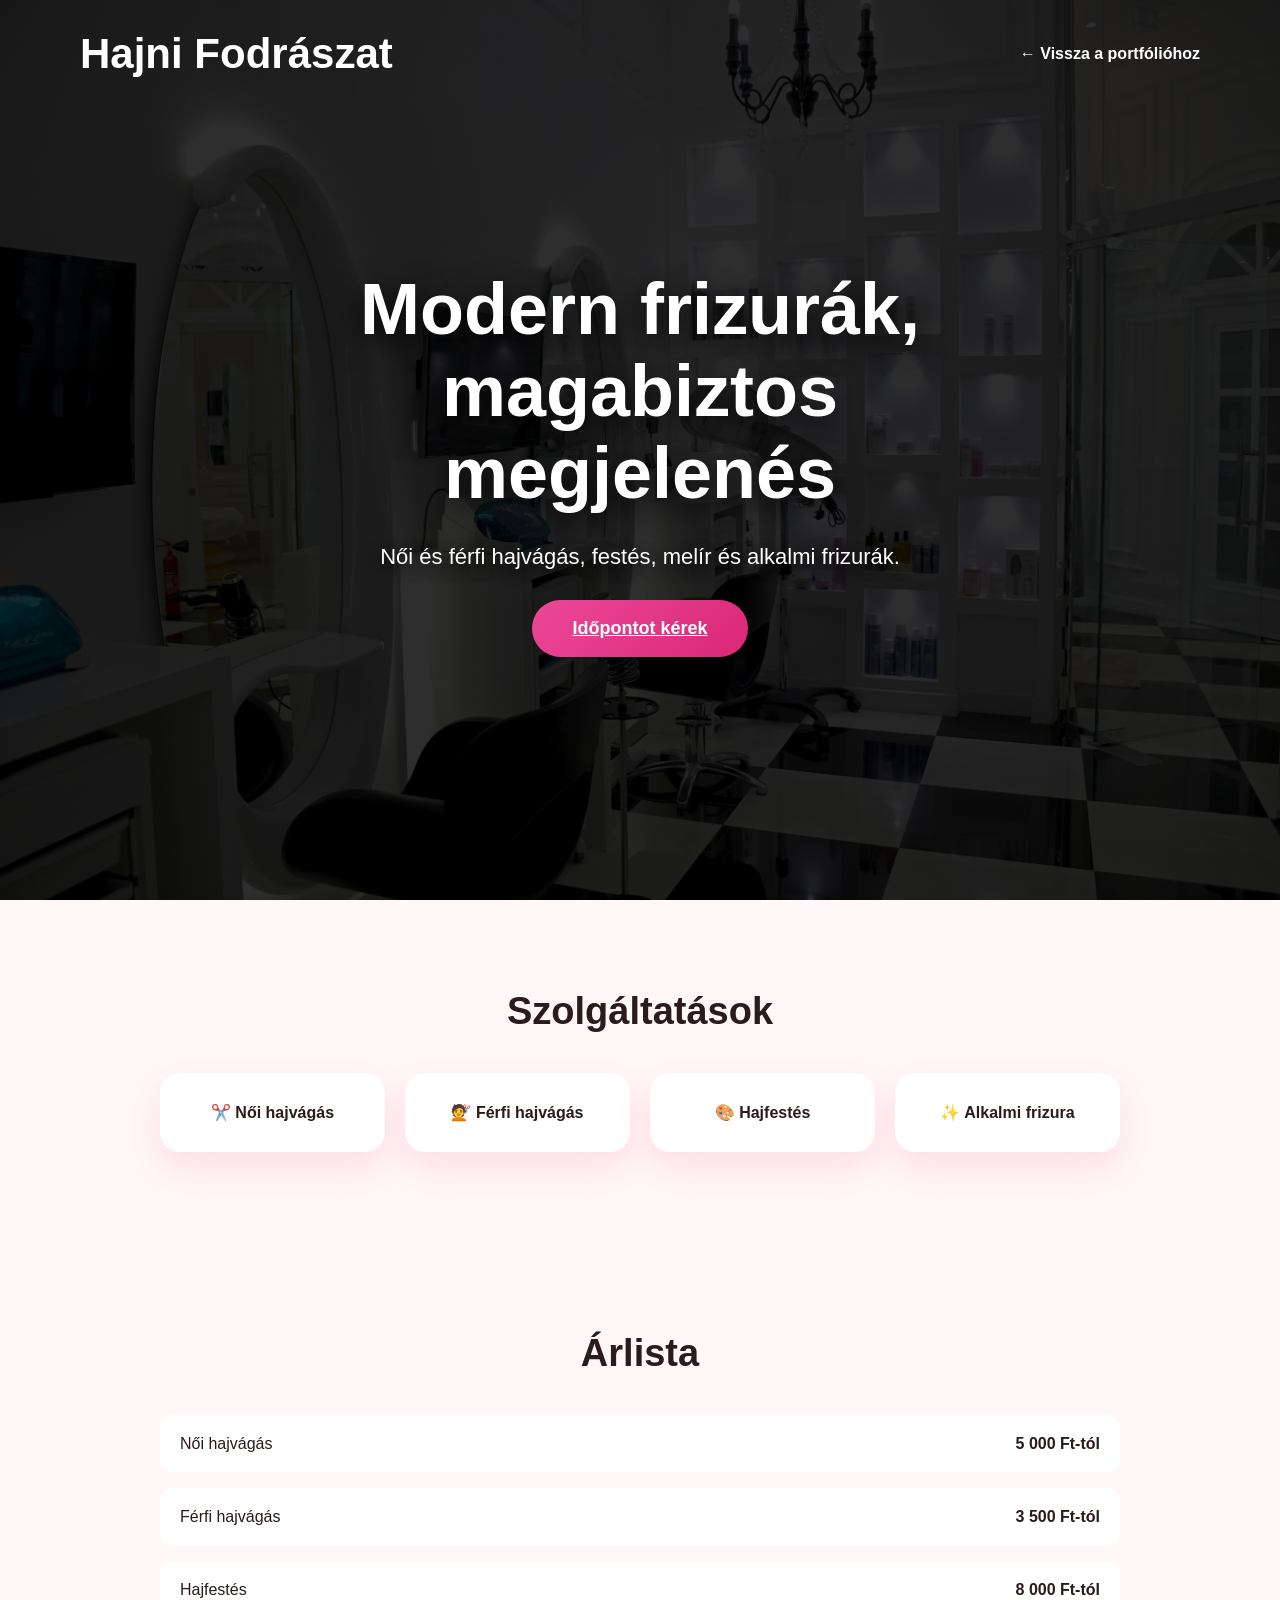
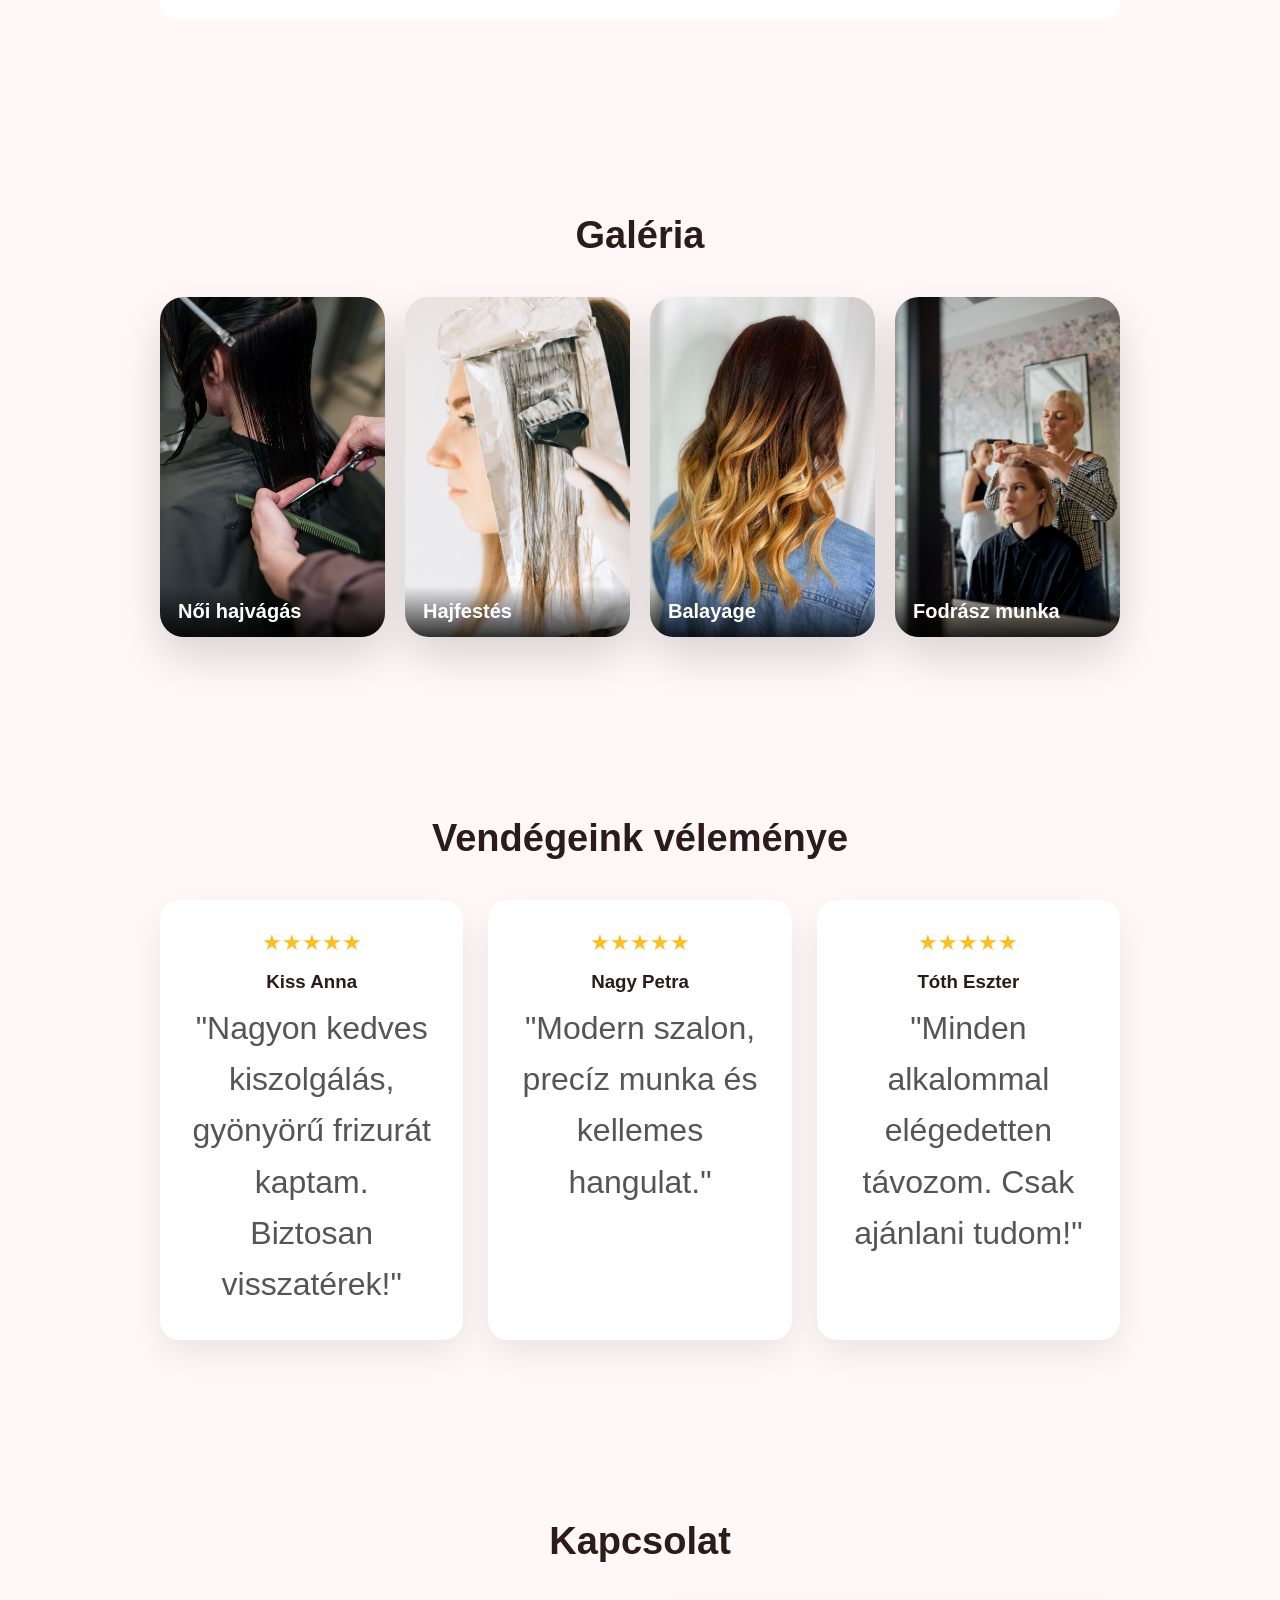
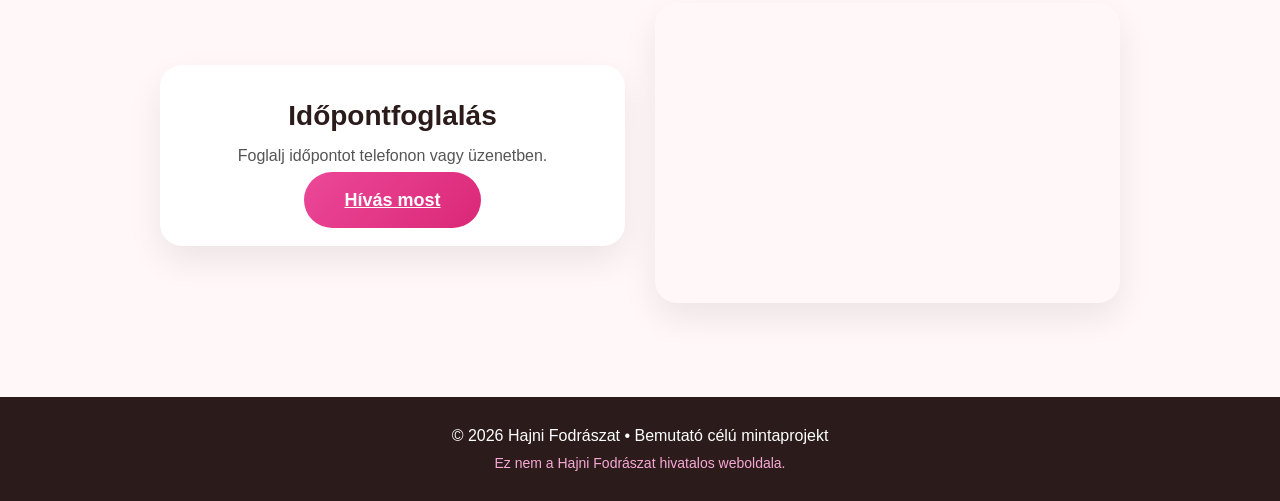
<file: portfolio/hajni.html>
<!DOCTYPE html>
<html lang="hu">
<head>
    <meta charset="UTF-8">
    <meta name="viewport" content="width=device-width, initial-scale=1.0">
    <title>Hajni Fodrászat</title>
    <meta name="description" content="Modern, gyors és mobilbarát weboldalak kisvállalkozásoknak. Matyó Webdesign portfólió.">
    <link rel="icon" type="image/png" href="../images/favicon.png">
    <link rel="stylesheet" href="css/style.css">
</head>
<body>

<header class="hero">
    <nav>
        <h2>Hajni Fodrászat</h2>
        <a href="../index.html">← Vissza a portfólióhoz</a>
    </nav>

    <div class="hero-content">
        <h1>Modern frizurák, magabiztos megjelenés</h1>
        <p>Női és férfi hajvágás, festés, melír és alkalmi frizurák.</p>
        <a class="btn" href="#contact">Időpontot kérek</a>
    </div>
</header>

<section class="services">
    <h2>Szolgáltatások</h2>

    <div class="grid">
        <div class="card">✂️ Női hajvágás</div>
        <div class="card">💇 Férfi hajvágás</div>
        <div class="card">🎨 Hajfestés</div>
        <div class="card">✨ Alkalmi frizura</div>
    </div>
</section>

<section class="prices">
    <h2>Árlista</h2>

    <div class="price-row">
        <span>Női hajvágás</span>
        <strong>5 000 Ft-tól</strong>
    </div>

    <div class="price-row">
        <span>Férfi hajvágás</span>
        <strong>3 500 Ft-tól</strong>
    </div>

    <div class="price-row">
        <span>Hajfestés</span>
        <strong>8 000 Ft-tól</strong>
    </div>
</section>
<section class="gallery">
    <h2>Galéria</h2>

    <div class="gallery-grid">
        <div class="gallery-item">
            <img src="images/gallery1.jpg" alt="Női hajvágás">
            <span>Női hajvágás</span>
        </div>

        <div class="gallery-item">
            <img src="images/gallery2.jpg" alt="Hajfestés">
            <span>Hajfestés</span>
        </div>

        <div class="gallery-item">
            <img src="images/gallery3.jpg" alt="Balayage">
            <span>Balayage</span>
        </div>

        <div class="gallery-item">
            <img src="images/gallery4.jpg" alt="Fodrász munka">
            <span>Fodrász munka</span>
        </div>
    </div>
</section>
<section class="reviews">
    <h2>Vendégeink véleménye</h2>

    <div class="reviews-grid">

        <div class="review-card">
            <div class="stars">★★★★★</div>
            <h3>Kiss Anna</h3>
            <p>"Nagyon kedves kiszolgálás, gyönyörű frizurát kaptam. Biztosan visszatérek!"</p>
        </div>

        <div class="review-card">
            <div class="stars">★★★★★</div>
            <h3>Nagy Petra</h3>
            <p>"Modern szalon, precíz munka és kellemes hangulat."</p>
        </div>

        <div class="review-card">
            <div class="stars">★★★★★</div>
            <h3>Tóth Eszter</h3>
            <p>"Minden alkalommal elégedetten távozom. Csak ajánlani tudom!"</p>
        </div>

    </div>

</section>

<section class="contact" id="contact">
    <h2>Kapcsolat</h2>

    <div class="contact-grid">

        <div class="contact-card">
            <h3>Időpontfoglalás</h3>
            <p>Foglalj időpontot telefonon vagy üzenetben.</p>

            <a class="btn" href="tel:+36300000000">Hívás most</a>
        </div>

        <div class="map">
            <iframe 
                src="https://www.google.com/maps?q=Zsámbék&output=embed"
                width="100%" 
                height="300" 
                style="border:0;" 
                loading="lazy">
            </iframe>
        </div>

    </div>
</section>

<footer>
    <p>© 2026 Hajni Fodrászat • Bemutató célú mintaprojekt</p>
    <p class="demo-note">Ez nem a Hajni Fodrászat hivatalos weboldala.</p>
</footer>

</body>
</html>
</file>
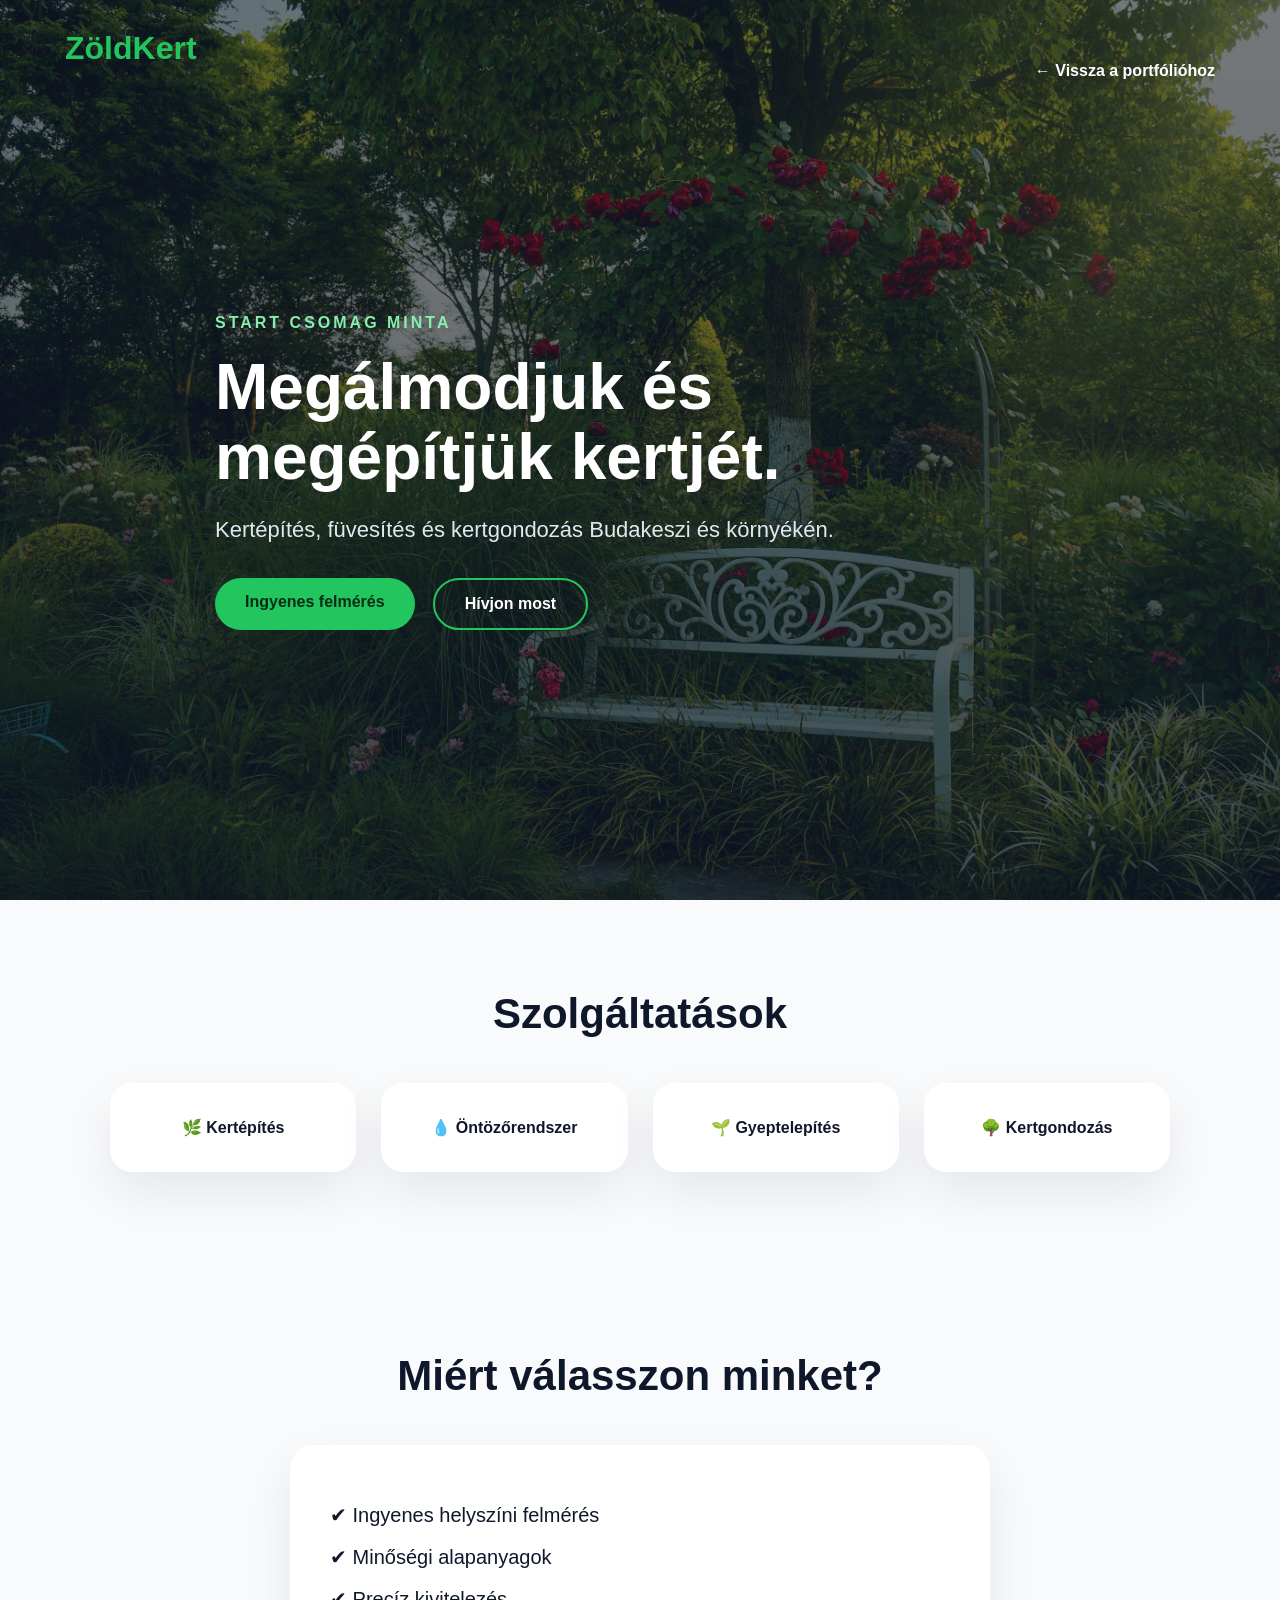
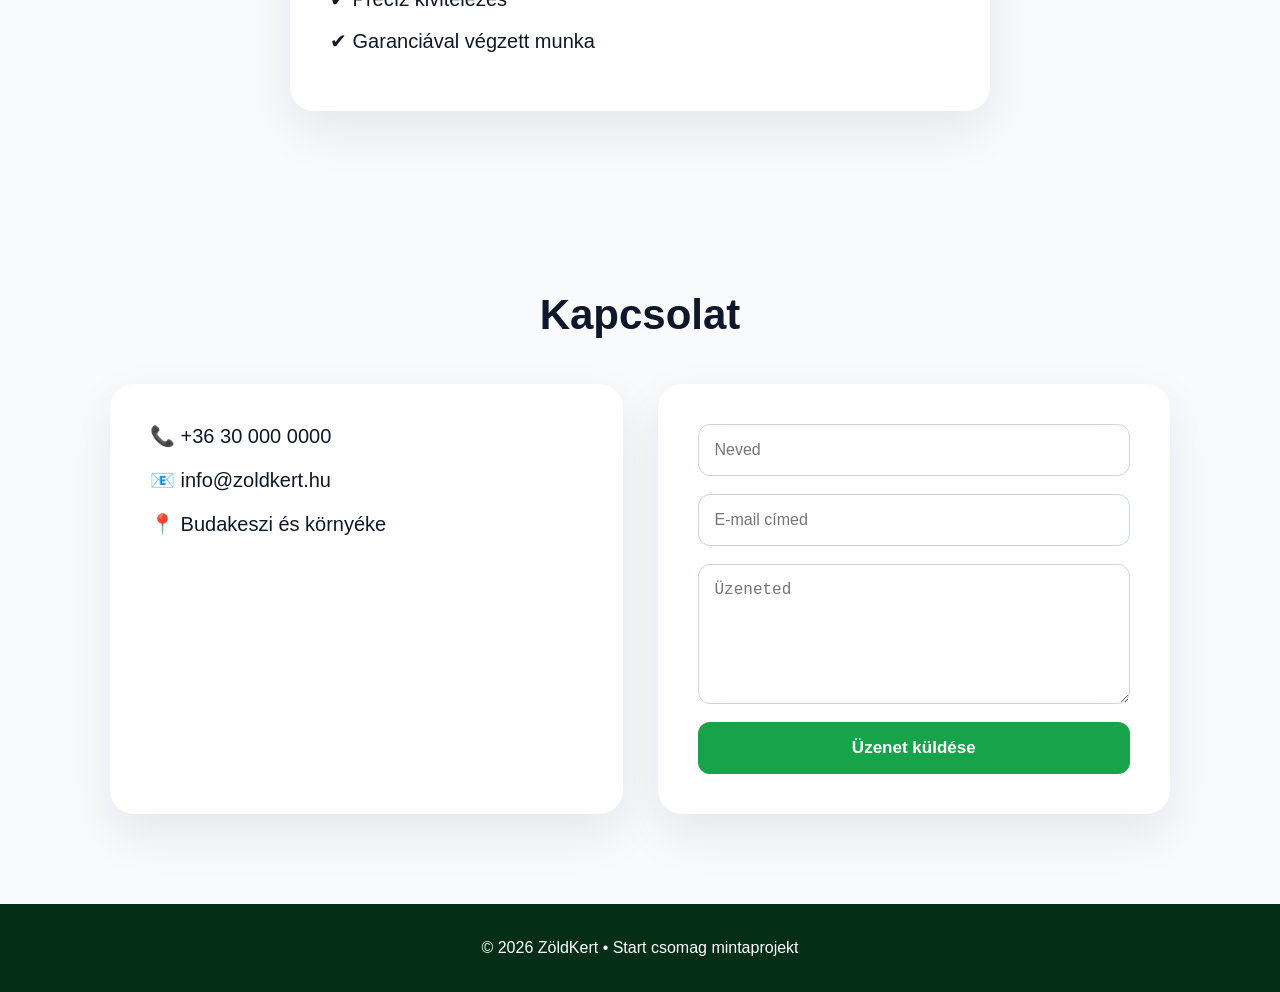
<file: portfolio/kertesz.html>
<!DOCTYPE html>
<html lang="hu">
<head>
    <meta charset="UTF-8">
    <meta name="viewport" content="width=device-width, initial-scale=1.0">
    <title>Kertépítő Start csomag</title>
    <link rel="stylesheet" href="css/kertesz.css">
</head>
<body>

<header class="hero">
    <nav>
        <h2>ZöldKert</h2>
        <a href="../index.html">← Vissza a portfólióhoz</a>
    </nav>

    <div class="hero-content">
        <span>START CSOMAG MINTA</span>
        <h1>Megálmodjuk és megépítjük kertjét.</h1>
        <p>Kertépítés, füvesítés és kertgondozás Budakeszi és környékén.</p>

        <div class="buttons">
            <a href="#contact" class="btn-primary">Ingyenes felmérés</a>
            <a href="tel:+36300000000" class="btn-secondary">Hívjon most</a>
        </div>
    </div>
</header>

<section class="services">
    <h2>Szolgáltatások</h2>

    <div class="grid">
        <div class="card">🌿 Kertépítés</div>
        <div class="card">💧 Öntözőrendszer</div>
        <div class="card">🌱 Gyeptelepítés</div>
        <div class="card">🌳 Kertgondozás</div>
    </div>
</section>

<section class="why">
    <h2>Miért válasszon minket?</h2>

    <div class="why-box">
        <p>✔ Ingyenes helyszíni felmérés</p>
        <p>✔ Minőségi alapanyagok</p>
        <p>✔ Precíz kivitelezés</p>
        <p>✔ Garanciával végzett munka</p>
    </div>
</section>

<section class="contact" id="contact">
    <h2>Kapcsolat</h2>

    <div class="contact-grid">
        <div class="contact-info">
            <p>📞 +36 30 000 0000</p>
            <p>📧 info@zoldkert.hu</p>
            <p>📍 Budakeszi és környéke</p>
        </div>

        <form>
            <input type="text" placeholder="Neved">
            <input type="email" placeholder="E-mail címed">
            <textarea placeholder="Üzeneted"></textarea>
            <button type="submit">Üzenet küldése</button>
        </form>
    </div>
</section>

<footer>
    <p>© 2026 ZöldKert • Start csomag mintaprojekt</p>
</footer>

</body>
</html>
</file>
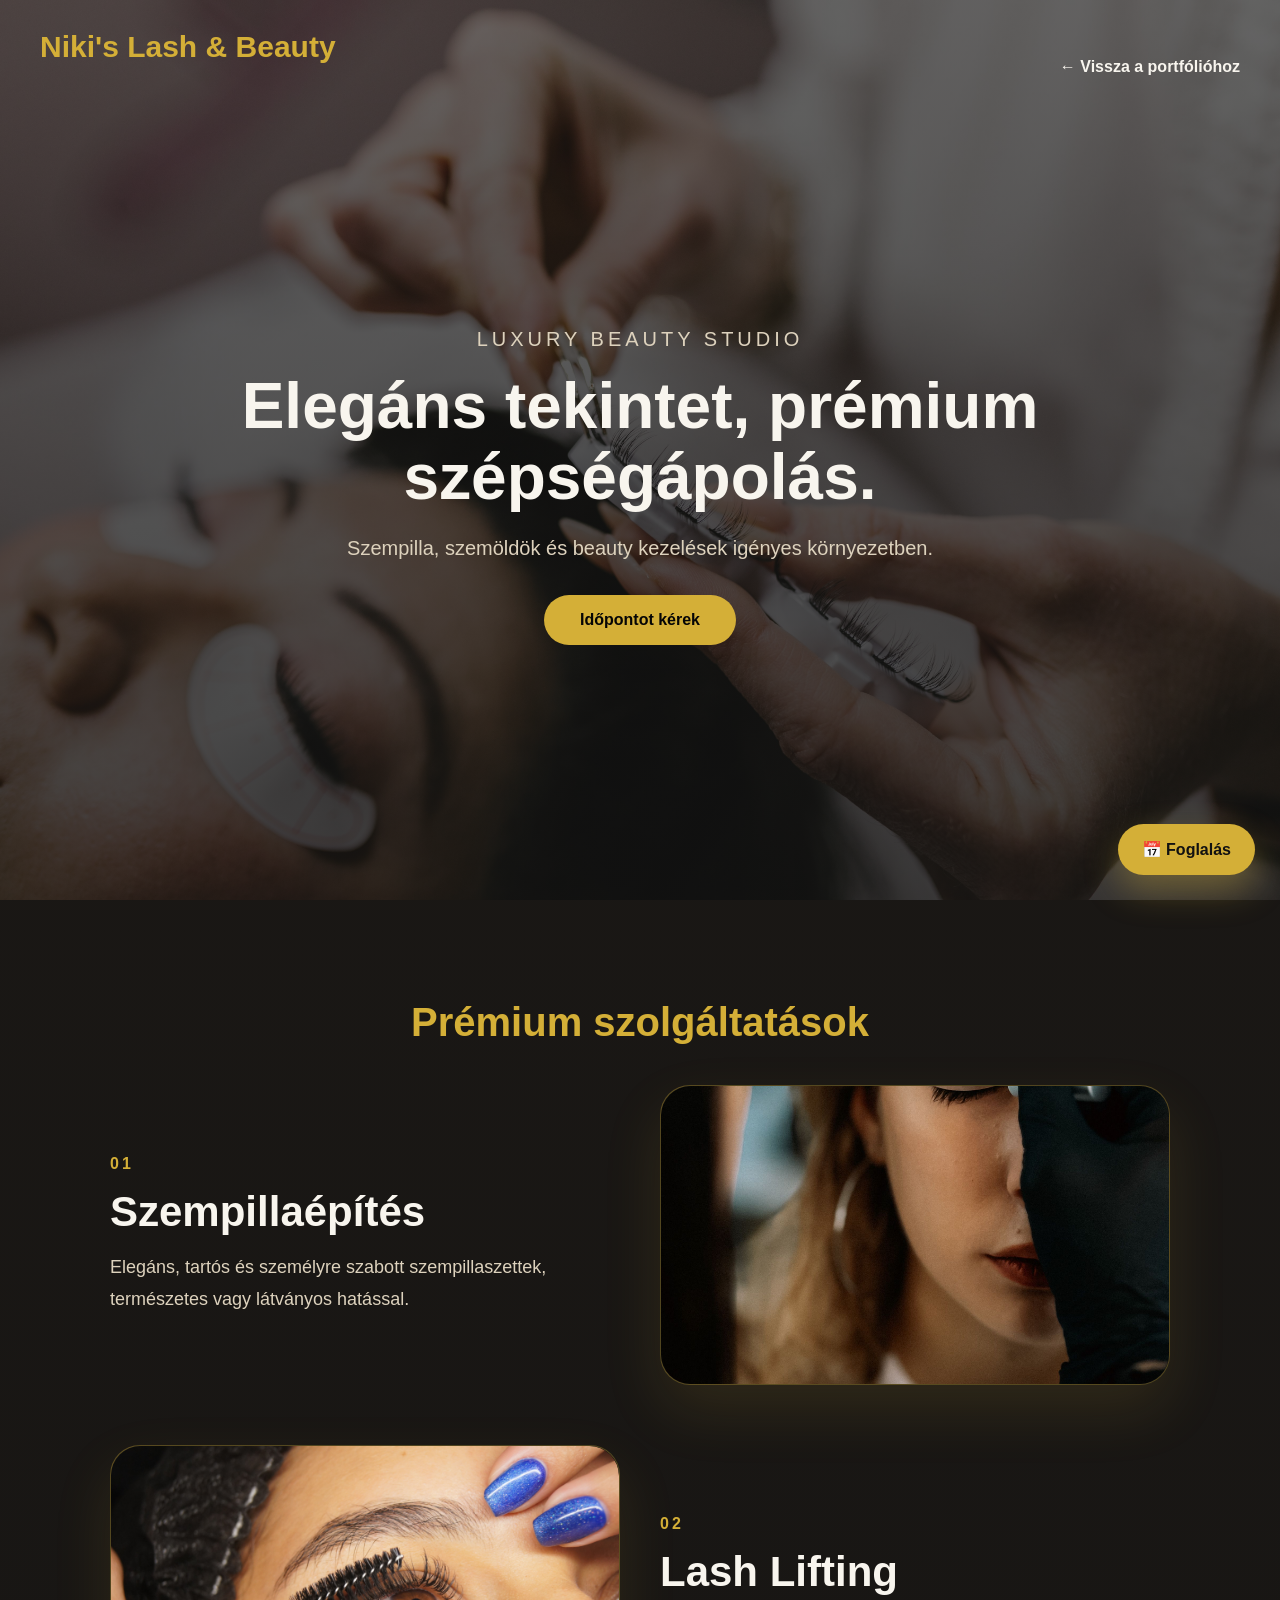
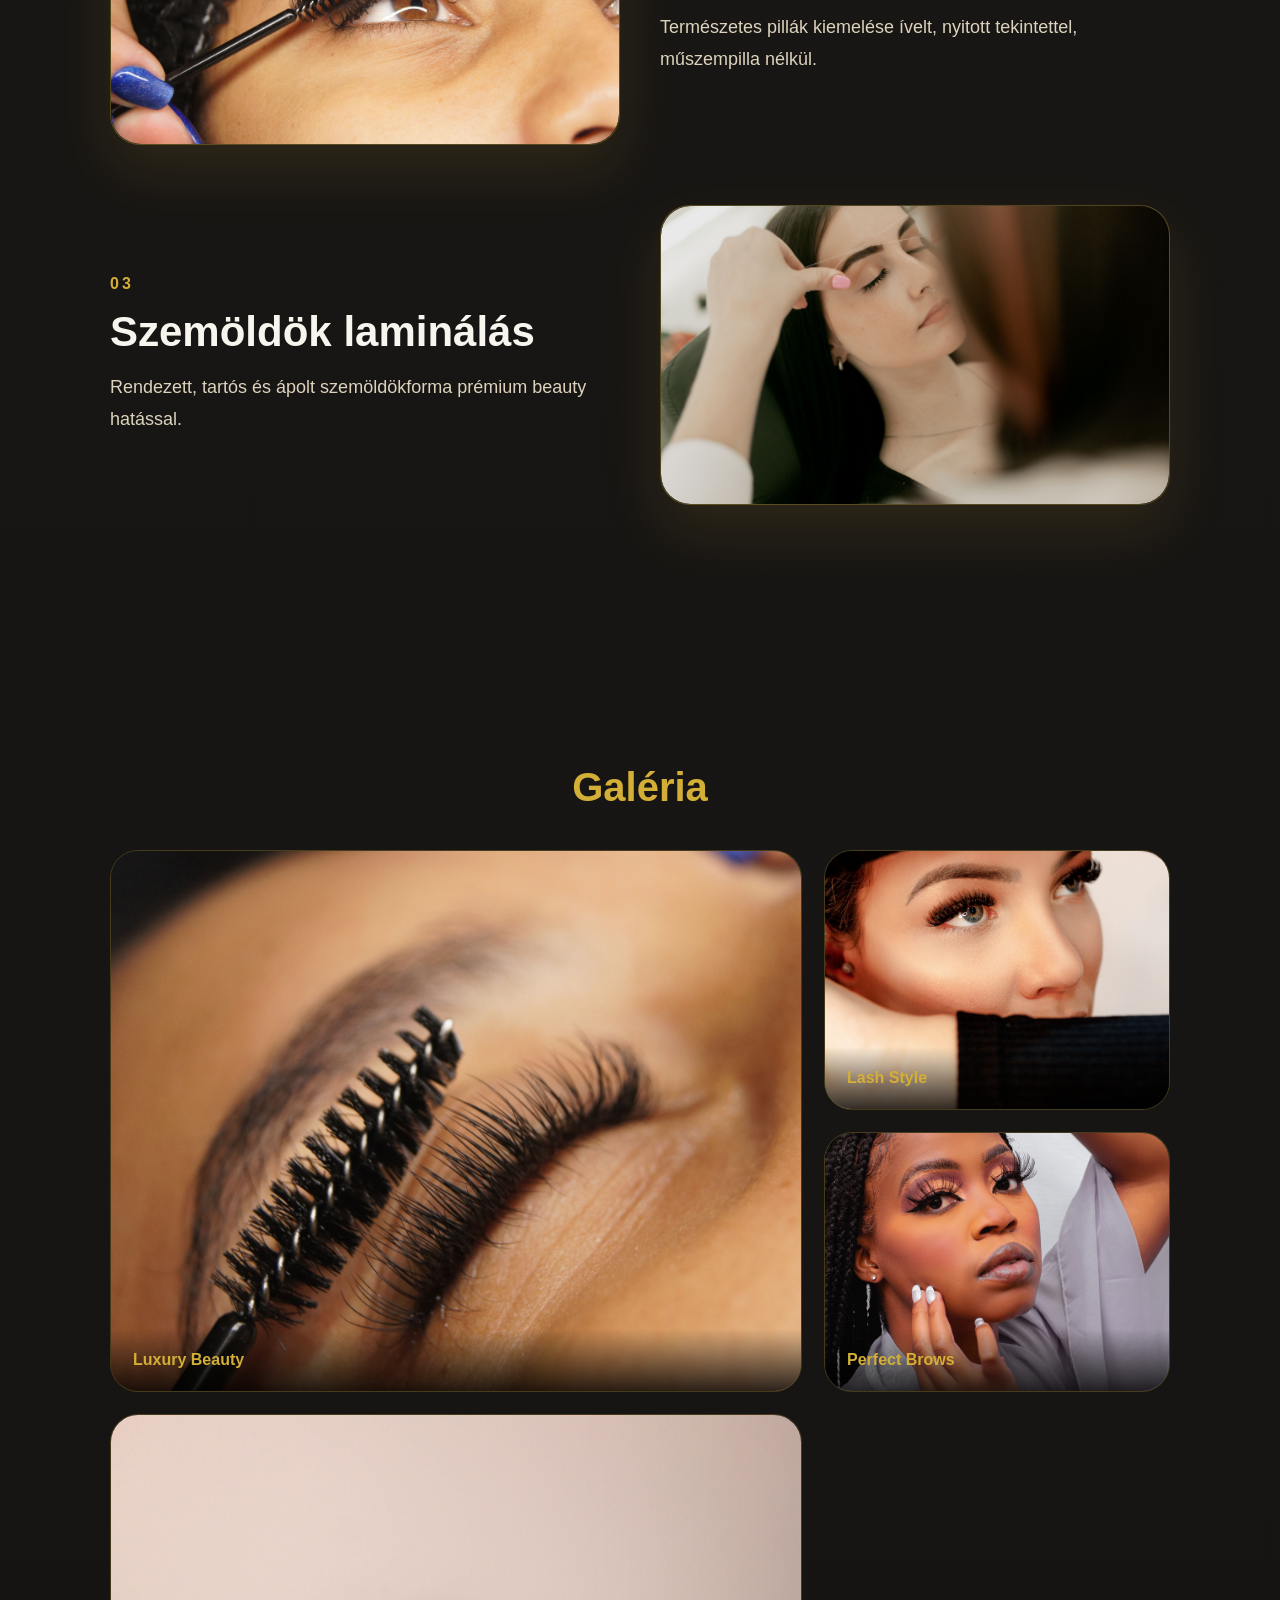
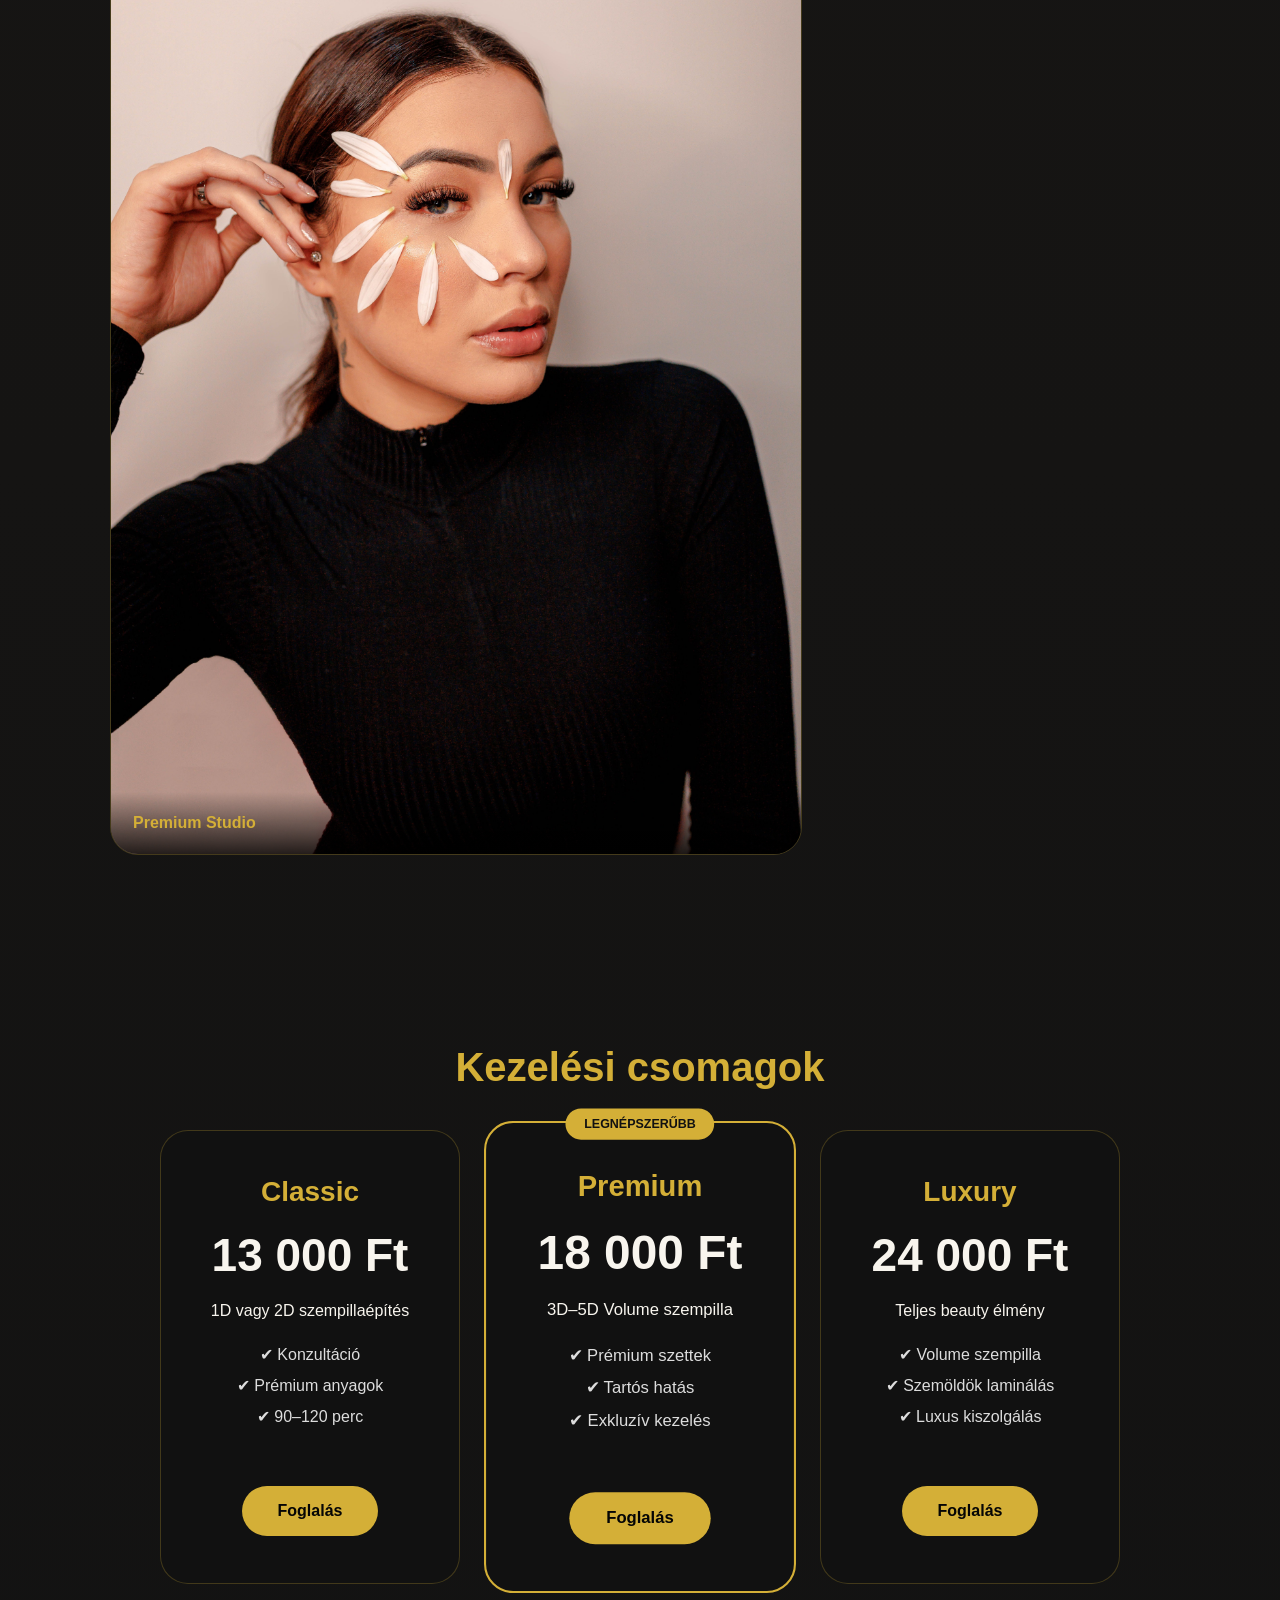
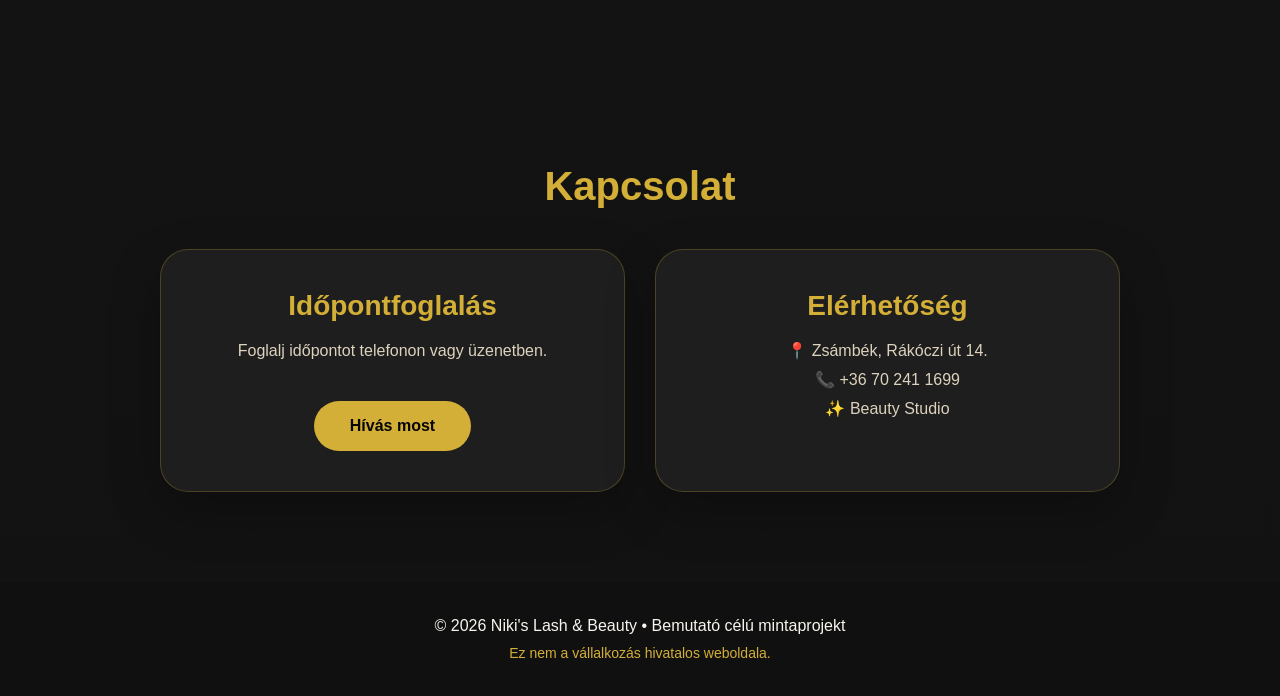
<file: portfolio/niki.html>
<!DOCTYPE html>
<html lang="hu">
<head>
    <meta charset="UTF-8">
    <meta name="viewport" content="width=device-width, initial-scale=1.0">
    <title>Niki's Lash & Beauty Studio</title>
    <meta name="description" content="Modern, gyors és mobilbarát weboldalak kisvállalkozásoknak. Matyó Webdesign portfólió.">
    <link rel="icon" type="image/png" href="../images/favicon.png">
    <link rel="stylesheet" href="css/niki.css">
</head>
<body>

<header class="hero">
    <nav>
        <h2>Niki's Lash & Beauty</h2>
        <a href="../index.html">← Vissza a portfólióhoz</a>
    </nav>

    <div class="hero-content">
        <p class="label">Luxury Beauty Studio</p>
        <h1>Elegáns tekintet, prémium szépségápolás.</h1>
        <p>Szempilla, szemöldök és beauty kezelések igényes környezetben.</p>
        <a href="#contact" class="btn">Időpontot kérek</a>
    </div>
</header>

<section class="luxury-services">
    <h2>Prémium szolgáltatások</h2>

    <div class="service-row">
        <div class="service-text">
            <span>01</span>
            <h3>Szempillaépítés</h3>
            <p>Elegáns, tartós és személyre szabott szempillaszettek, természetes vagy látványos hatással.</p>
        </div>
        <div class="service-box">
    <img src="images/service1.jpg" alt="Szempillaépítés">
</div>
    </div>

    <div class="service-row reverse">
        <div class="service-text">
            <span>02</span>
            <h3>Lash Lifting</h3>
            <p>Természetes pillák kiemelése ívelt, nyitott tekintettel, műszempilla nélkül.</p>
        </div>
        <div class="service-box">
    <img src="images/service2.jpg" alt="Lash Lifting">
</div>
    </div>

    <div class="service-row">
        <div class="service-text">
            <span>03</span>
            <h3>Szemöldök laminálás</h3>
            <p>Rendezett, tartós és ápolt szemöldökforma prémium beauty hatással.</p>
        </div>
        <div class="service-box">
    <img src="images/service3.jpg" alt="Szemöldök laminálás">
</div>
    </div>
</section>
<section class="niki-gallery">
    <h2>Galéria</h2>

    <div class="niki-gallery-grid">
        <div class="niki-gallery-item large">
            <img src="images/niki-gallery1.jpg" alt="Beauty kezelés">
            <span>Luxury Beauty</span>
        </div>

        <div class="niki-gallery-item">
            <img src="images/niki-gallery2.jpg" alt="Szempilla kezelés">
            <span>Lash Style</span>
        </div>

        <div class="niki-gallery-item">
            <img src="images/niki-gallery3.jpg" alt="Szemöldök kezelés">
            <span>Perfect Brows</span>
        </div>

        <div class="niki-gallery-item wide">
            <img src="images/niki-gallery4.jpg" alt="Beauty studio">
            <span>Premium Studio</span>
        </div>
    </div>
</section>
<section class="pricing">

    <h2>Kezelési csomagok</h2>

    <div class="pricing-grid">

        <div class="pricing-card">
            <div class="plan">Classic</div>

            <div class="price">13 000 Ft</div>

            <p>1D vagy 2D szempillaépítés</p>

            <ul>
                <li>✔ Konzultáció</li>
                <li>✔ Prémium anyagok</li>
                <li>✔ 90–120 perc</li>
            </ul>

            <a href="#contact" class="btn">Foglalás</a>
        </div>

        <div class="pricing-card featured">

            <div class="badge">LEGNÉPSZERŰBB</div>

            <div class="plan">Premium</div>

            <div class="price">18 000 Ft</div>

            <p>3D–5D Volume szempilla</p>

            <ul>
                <li>✔ Prémium szettek</li>
                <li>✔ Tartós hatás</li>
                <li>✔ Exkluzív kezelés</li>
            </ul>

            <a href="#contact" class="btn">Foglalás</a>

        </div>

        <div class="pricing-card">

            <div class="plan">Luxury</div>

            <div class="price">24 000 Ft</div>

            <p>Teljes beauty élmény</p>

            <ul>
                <li>✔ Volume szempilla</li>
                <li>✔ Szemöldök laminálás</li>
                <li>✔ Luxus kiszolgálás</li>
            </ul>

            <a href="#contact" class="btn">Foglalás</a>

        </div>

    </div>

</section>

<section class="contact" id="contact">
    <h2>Kapcsolat</h2>

    <div class="contact-grid">

        <div class="contact-card">
            <h3>Időpontfoglalás</h3>
            <p>Foglalj időpontot telefonon vagy üzenetben.</p>
            <a class="btn" href="tel:+36702411699">Hívás most</a>
        </div>

        <div class="contact-card">
            <h3>Elérhetőség</h3>
            <p>📍 Zsámbék, Rákóczi út 14.</p>
            <p>📞 +36 70 241 1699</p>
            <p>✨ Beauty Studio</p>
        </div>

    </div>
</section>

<footer>
    <p>© 2026 Niki's Lash & Beauty • Bemutató célú mintaprojekt</p>
    <p class="demo-note">Ez nem a vállalkozás hivatalos weboldala.</p>
</footer>
<a href="#contact" class="floating-book">
    📅 Foglalás
</a>
</body>
</html>
</file>
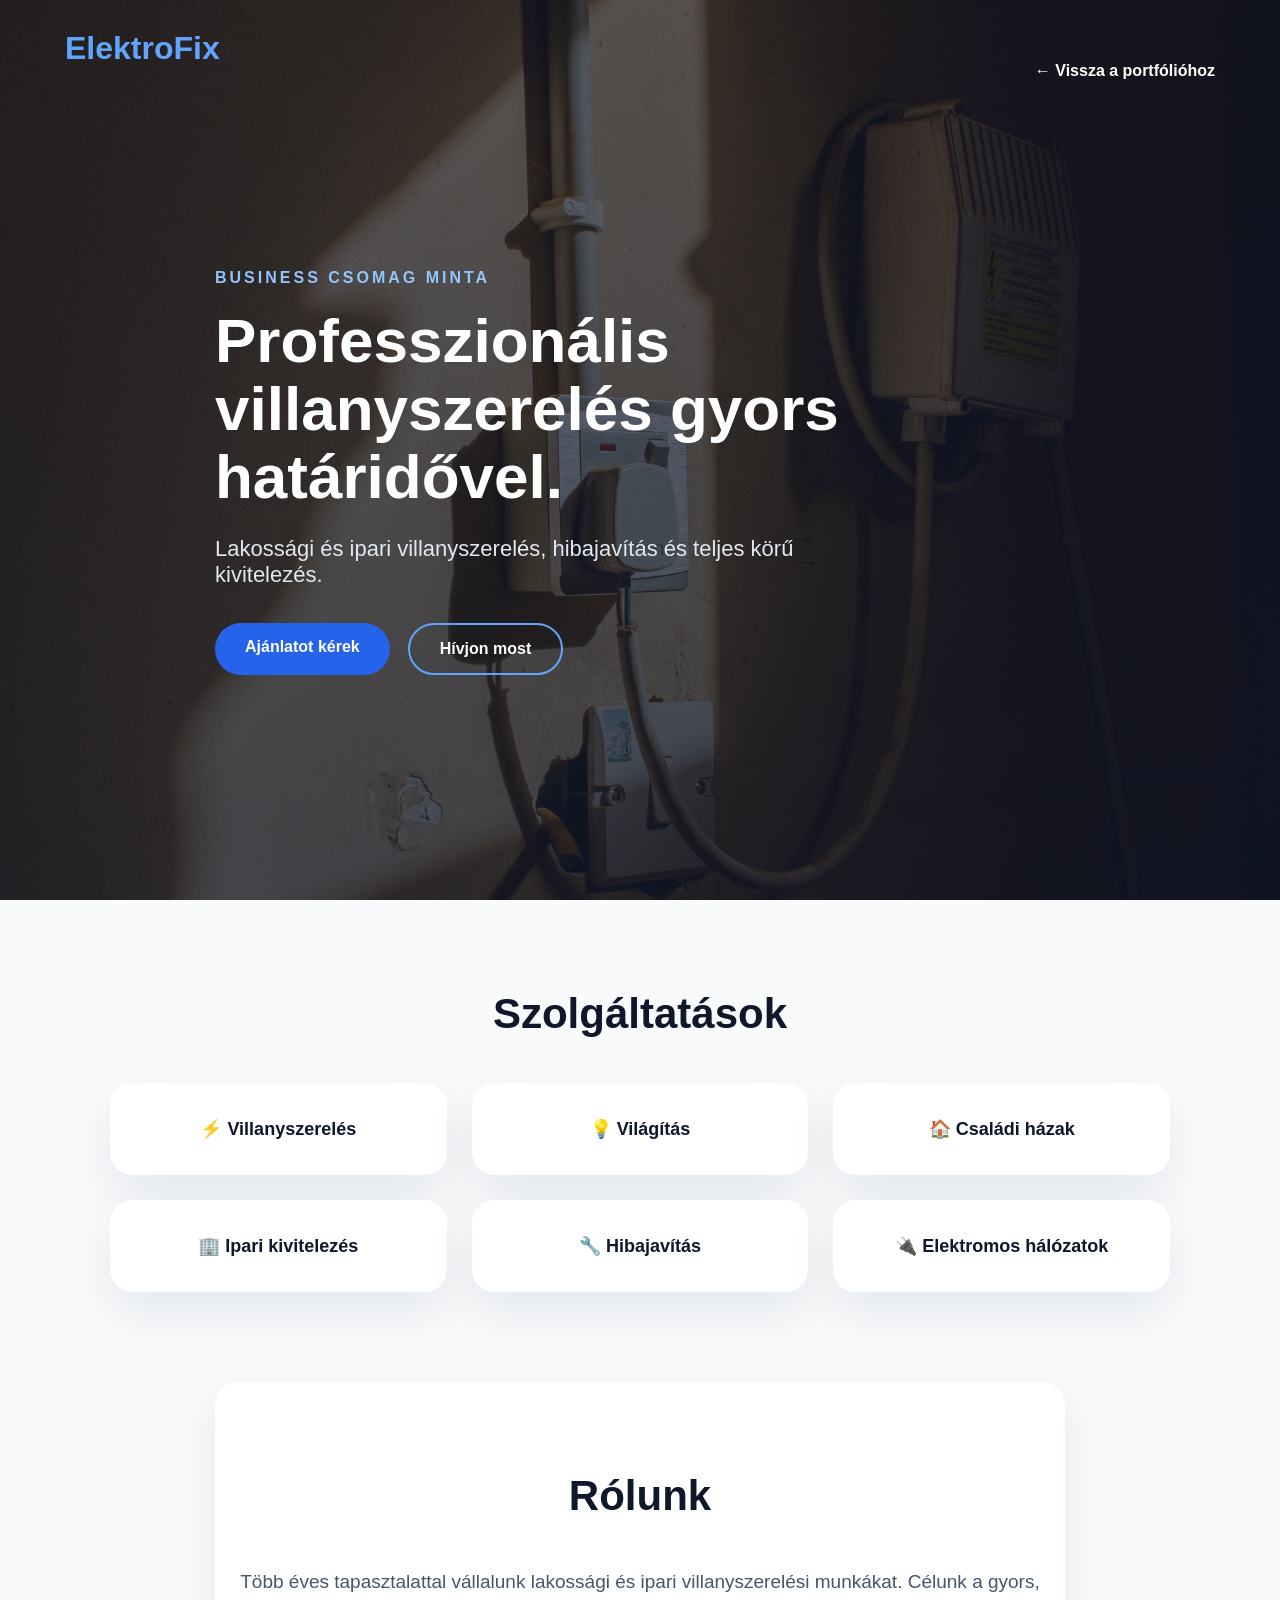
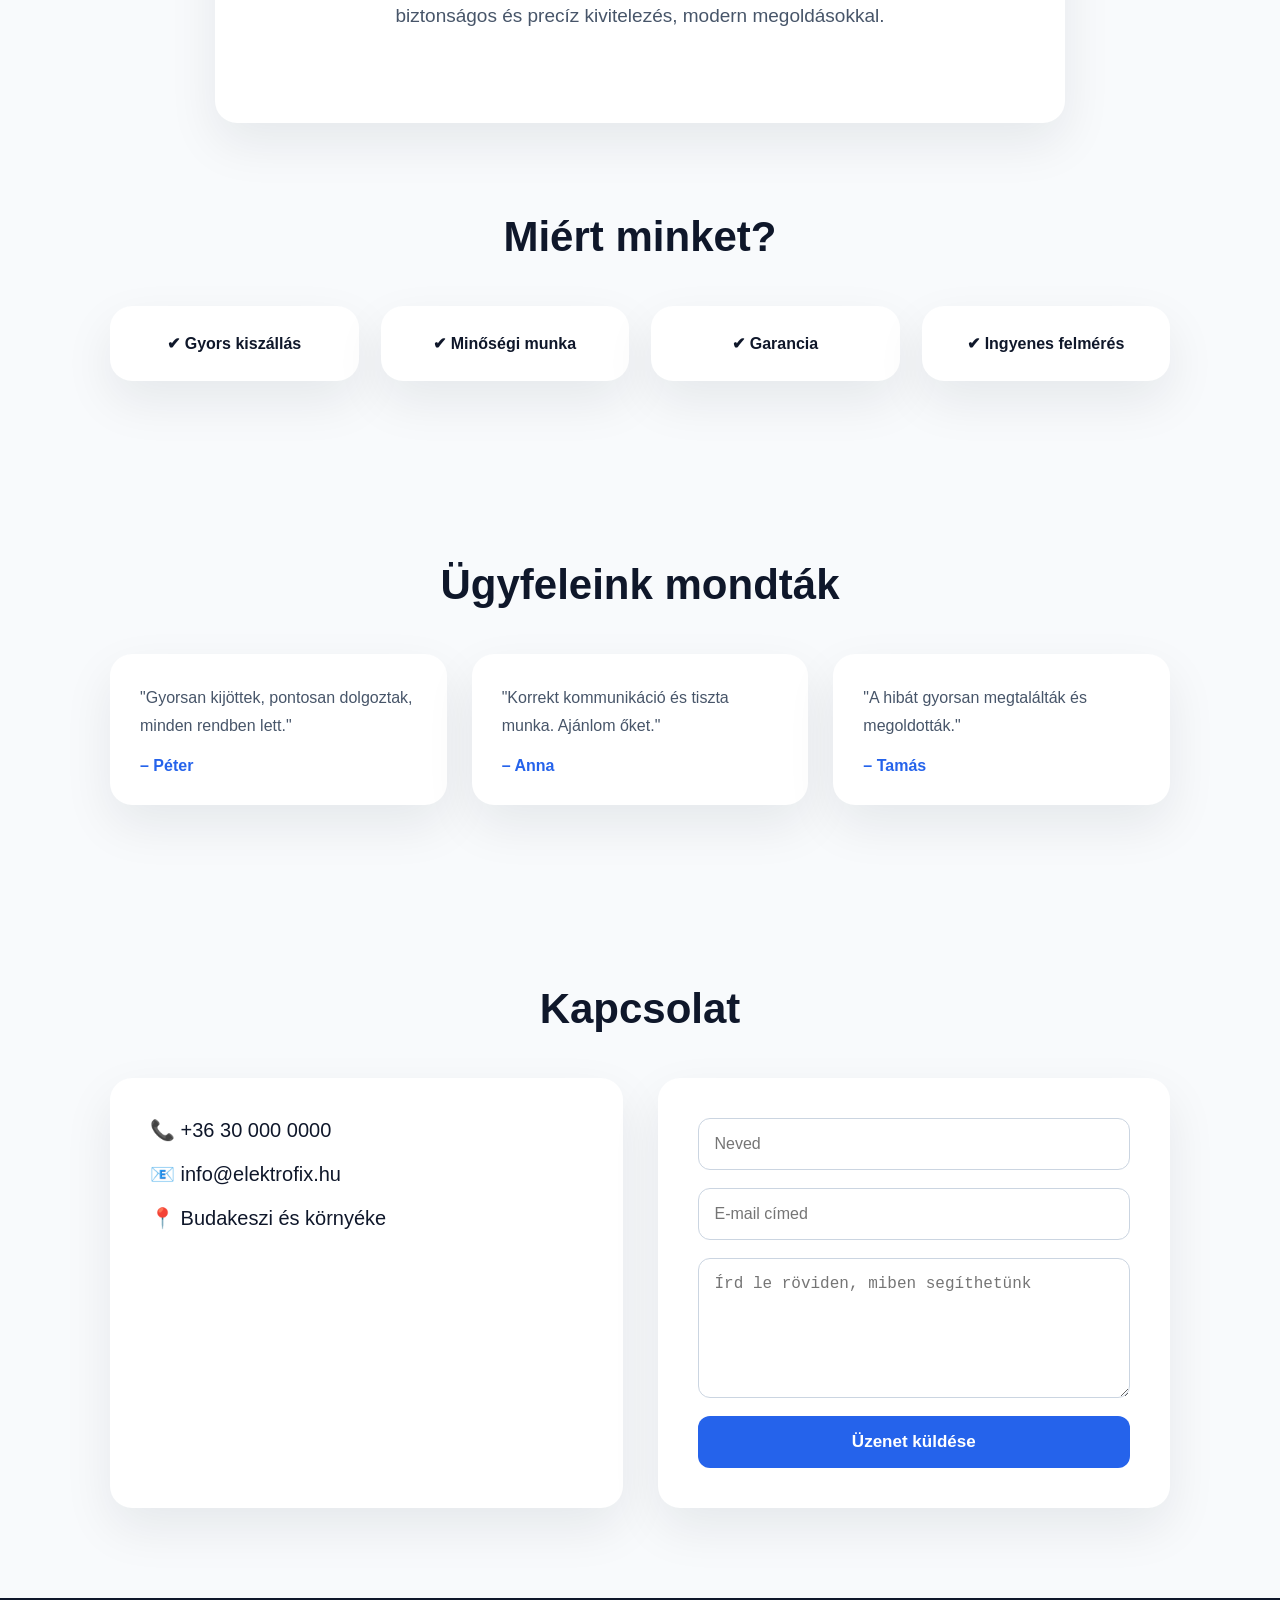
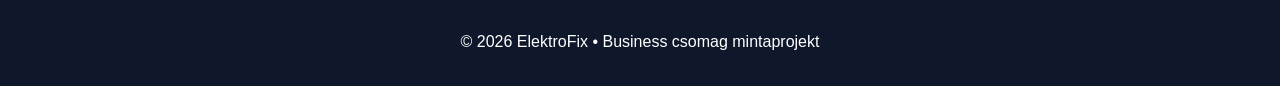
<file: portfolio/villanyszerelo.html>
<!DOCTYPE html>
<html lang="hu">
<head>
    <meta charset="UTF-8">
    <meta name="viewport" content="width=device-width, initial-scale=1.0">
    <title>Villanyszerelő Business csomag</title>
    <link rel="stylesheet" href="css/villanyszerelo.css">
</head>
<body>

<header class="hero">
    <nav>
        <h2>ElektroFix</h2>
        <a href="../index.html">← Vissza a portfólióhoz</a>
    </nav>

    <div class="hero-content">
        <span>BUSINESS CSOMAG MINTA</span>
        <h1>Professzionális villanyszerelés gyors határidővel.</h1>
        <p>Lakossági és ipari villanyszerelés, hibajavítás és teljes körű kivitelezés.</p>

        <div class="buttons">
            <a href="#contact" class="btn-primary">Ajánlatot kérek</a>
            <a href="tel:+36300000000" class="btn-secondary">Hívjon most</a>
        </div>
    </div>
</header>

<section class="services">
    <h2>Szolgáltatások</h2>

    <div class="grid">
        <div class="card">⚡ Villanyszerelés</div>
        <div class="card">💡 Világítás</div>
        <div class="card">🏠 Családi házak</div>
        <div class="card">🏢 Ipari kivitelezés</div>
        <div class="card">🔧 Hibajavítás</div>
        <div class="card">🔌 Elektromos hálózatok</div>
    </div>
</section>

<section class="about">
    <h2>Rólunk</h2>
    <p>
        Több éves tapasztalattal vállalunk lakossági és ipari villanyszerelési munkákat.
        Célunk a gyors, biztonságos és precíz kivitelezés, modern megoldásokkal.
    </p>
</section>

<section class="why">
    <h2>Miért minket?</h2>

    <div class="why-grid">
        <div>✔ Gyors kiszállás</div>
        <div>✔ Minőségi munka</div>
        <div>✔ Garancia</div>
        <div>✔ Ingyenes felmérés</div>
    </div>
</section>

<section class="reviews">
    <h2>Ügyfeleink mondták</h2>

    <div class="review-grid">
        <div class="review-card">
            <p>"Gyorsan kijöttek, pontosan dolgoztak, minden rendben lett."</p>
            <h4>– Péter</h4>
        </div>

        <div class="review-card">
            <p>"Korrekt kommunikáció és tiszta munka. Ajánlom őket."</p>
            <h4>– Anna</h4>
        </div>

        <div class="review-card">
            <p>"A hibát gyorsan megtalálták és megoldották."</p>
            <h4>– Tamás</h4>
        </div>
    </div>
</section>

<section class="contact" id="contact">
    <h2>Kapcsolat</h2>

    <div class="contact-grid">
        <div class="contact-info">
            <p>📞 +36 30 000 0000</p>
            <p>📧 info@elektrofix.hu</p>
            <p>📍 Budakeszi és környéke</p>
        </div>

        <form>
            <input type="text" placeholder="Neved">
            <input type="email" placeholder="E-mail címed">
            <textarea placeholder="Írd le röviden, miben segíthetünk"></textarea>
            <button type="submit">Üzenet küldése</button>
        </form>
    </div>
</section>

<footer>
    <p>© 2026 ElektroFix • Business csomag mintaprojekt</p>
</footer>

</body>
</html>
</file>
<file: css/style.css>
*{
    margin:0;
    padding:0;
    box-sizing:border-box;
}

body{
    font-family:"Poppins",sans-serif;
    background:#08111f;
    color:white;
}

.container{
    width:min(1150px,90%);
    margin:auto;
}

header{
    padding:25px 0;
}

.navbar{

    display:flex;

    justify-content:space-between;

    align-items:center;

}

.logo{

    text-decoration:none;

    font-size:32px;

    color:white;

    font-weight:700;

}

.logo span{

    color:#3B82F6;

}

.menu{

    display:flex;

    list-style:none;

    gap:35px;

}

.menu a{

    color:white;

    text-decoration:none;

    font-weight:500;

    transition:.3s;

}

.menu a:hover{

    color:#60A5FA;

}
.hero{
    min-height:100vh;
    display:flex;
    align-items:center;
    padding:70px 0;
}

.hero-content{
    display:flex;
    justify-content:space-between;
    align-items:center;
    gap:60px;
}

.hero-text{
    flex:1;
}

.hero-image{
    flex:1;
    display:flex;
    justify-content:center;
    align-items:flex-start;
    padding-top:90px;
}

.badge{
    display:inline-block;
    background:#14233b;
    color:#60A5FA;
    padding:10px 18px;
    border-radius:999px;
    margin-bottom:25px;
}

.hero h1{
    font-size:64px;
    line-height:1.1;
    margin-bottom:25px;
}

.hero h1 span{
    color:#3B82F6;
}

.hero p{
    color:#CBD5E1;
    font-size:20px;
    line-height:1.7;
    margin-bottom:40px;
}

.buttons{
    display:flex;
    gap:20px;
}

.btn-primary,
.btn-secondary{
    padding:16px 32px;
    border-radius:12px;
    text-decoration:none;
    font-weight:600;
    transition:0.3s;
}

.btn-primary{
    background:#2563EB;
    color:white;
}

.btn-primary:hover{
    transform:translateY(-4px);
}

.btn-secondary{
    border:2px solid #2563EB;
    color:white;
}

.btn-secondary:hover{
    background:#2563EB;
}


.services{
    padding:100px 0;
}

.services h2{
    text-align:center;
    font-size:42px;
    margin-bottom:50px;
}

.services-grid{

    display:grid;

    grid-template-columns:repeat(3,1fr);

    gap:30px;

}

.service-card{

    background:#111C2E;

    padding:35px;

    border-radius:20px;

    transition:.3s;

}

.service-card:hover{

    transform:translateY(-10px);

    box-shadow:0 20px 40px rgba(37,99,235,.25);

}

.icon{

    font-size:45px;

    margin-bottom:20px;

}

.service-card h3{

    margin-bottom:15px;

    font-size:24px;

}

.service-card p{

    color:#CBD5E1;

    line-height:1.7;

}
.portfolio{
    padding:100px 0;
}

.portfolio h2{
    text-align:center;
    font-size:42px;
}

.portfolio-text{
    text-align:center;
    color:#CBD5E1;
    margin:20px auto 50px;
    max-width:650px;
}

.portfolio-grid{
    display:grid;
    grid-template-columns:repeat(3,1fr);
    gap:30px;
}

.portfolio-card{
    background:#111C2E;
    padding:35px;
    border-radius:20px;
    transition:.3s;
}

.portfolio-card:hover{
    transform:translateY(-10px);
}

.portfolio-card a{
    display:inline-block;
    margin-top:20px;
    color:#60A5FA;
    text-decoration:none;
}
.contact{
    padding:100px 0;
    text-align:center;
}

.contact p{
    color:#CBD5E1;
    margin:20px 0 40px;
}

form{
    max-width:700px;
    margin:auto;
    display:flex;
    flex-direction:column;
    gap:20px;
}

input,
textarea{

    background:#111C2E;

    border:none;

    color:white;

    padding:18px;

    border-radius:12px;

    font-size:16px;

}

textarea{

    min-height:180px;

    resize:vertical;

}

button{

    background:#2563EB;

    color:white;

    border:none;

    padding:18px;

    border-radius:12px;

    font-size:18px;

    cursor:pointer;

    transition:.3s;

}

button:hover{

    transform:translateY(-4px);

}
body::before{
    content:"";
    position:fixed;
    width:350px;
    height:350px;
    background:#2563EB;
    filter:blur(140px);
    opacity:.35;
    top:120px;
    left:-80px;
    z-index:-1;
}

body::after{
    content:"";
    position:fixed;
    width:350px;
    height:350px;
    background:#7C3AED;
    filter:blur(140px);
    opacity:.3;
    bottom:80px;
    right:-80px;
    z-index:-1;
}

header{
    position:sticky;
    top:0;
    z-index:1000;
    backdrop-filter:blur(16px);
    background:rgba(8,17,31,.75);
    border-bottom:1px solid rgba(255,255,255,.08);
}

.logo{
    transition:.3s;
}

.logo:hover{
    transform:scale(1.05);
}

.menu a{
    position:relative;
}

.menu a::after{
    content:"";
    position:absolute;
    left:0;
    bottom:-6px;
    width:0;
    height:2px;
    background:#3B82F6;
    transition:.3s;
}

.menu a:hover::after{
    width:100%;
}

.hero h1 span{
    background:linear-gradient(90deg,#60A5FA,#A855F7);
    background-clip:text;
    -webkit-text-fill-color:transparent;
}



@keyframes float{
    0%,100%{
        transform:translateY(0);
    }
    50%{
        transform:translateY(-20px);
    }
}
@media (max-width: 768px){

    .menu{
        display:none;
    }

    .hero-content{
        flex-direction:column;
        text-align:center;
    }

    .hero h1{
        font-size:42px;
    }

    .hero p{
        font-size:17px;
    }

    .buttons{
        justify-content:center;
        flex-wrap:wrap;
    }

    

    .services-grid,
    .portfolio-grid{
        grid-template-columns:1fr;
    }
}
.stats{
    padding:80px 0;
}

.stats-grid{
    display:grid;
    grid-template-columns:repeat(3,1fr);
    gap:30px;
}

.stat{
    background:rgba(255,255,255,.06);
    border:1px solid rgba(255,255,255,.1);
    border-radius:20px;
    padding:35px;
    text-align:center;
}

.stat h3{
    font-size:46px;
    color:#60A5FA;
}

.stat p{
    color:#CBD5E1;
    margin-top:10px;
}

@media (max-width:768px){
    .stats-grid{
        grid-template-columns:1fr;
    }
}
.pricing{
    padding:100px 0;
}

.pricing h2{
    text-align:center;
    font-size:42px;
    margin-bottom:50px;
}

.pricing-grid{
    display:grid;
    grid-template-columns:repeat(3,1fr);
    gap:30px;
}

.price-card{
    background:#111C2E;
    padding:35px;
    border-radius:20px;
    text-align:center;
    border:1px solid rgba(255,255,255,.08);
}

.price-card.highlight{
    border:1px solid #3B82F6;
    box-shadow:0 20px 50px rgba(59,130,246,.25);
    transform:scale(1.05);
box-shadow:0 30px 70px rgba(59,130,246,.28);
border:2px solid #60A5FA;
}
.price-card.highlight:hover{
    transform:scale(1.08);
}

.price{
    font-size:28px;
    color:#60A5FA;
    margin:20px 0;
}

@media (max-width:768px){
    .pricing-grid{
        grid-template-columns:1fr;
    }
}
/* Kártyák animációja */
.service-card,
.portfolio-card,
.price-card,
.stat{
    transition:
        transform .3s ease,
        box-shadow .3s ease;
}

.service-card:hover,
.portfolio-card:hover,
.price-card:hover,
.stat:hover{
    transform:translateY(-12px);
    box-shadow:0 20px 50px rgba(59,130,246,.25);
}

/* Gomb animáció */
.btn-primary,
.btn-secondary,
button{
    transition:
        transform .25s ease,
        box-shadow .25s ease;
}

.btn-primary:hover,
.btn-secondary:hover,
button:hover{
    transform:translateY(-4px);
    box-shadow:0 12px 30px rgba(59,130,246,.35);
}

/* Sima görgetés */
html{
    scroll-behavior:smooth;
}
.menu-toggle{
    display:none;
    font-size:32px;
    cursor:pointer;
}

@media (max-width:768px){

    .menu{
        display:none;
        position:absolute;
        top:80px;
        left:0;
        width:100%;
        background:#08111f;
        flex-direction:column;
        padding:20px;
        gap:20px;
    }

    .menu.active{
        display:flex;
    }

    .menu-toggle{
        display:block;
    }
}
.reveal{
    opacity:0;
    transform:translateY(80px);
    transition:all 1s ease;
}

.reveal.active{
    opacity:1;
    transform:translateY(0);
}
.footer{
    margin-top:100px;
    background:#050B16;
    padding:60px 0 20px;
}

.footer-content{
    display:grid;
    grid-template-columns:repeat(3,1fr);
    gap:40px;
}

.footer h3,
.footer h4{
    margin-bottom:15px;
}

.footer p{
    color:#94A3B8;
    line-height:1.8;
}

.copyright{
    text-align:center;
    margin-top:50px;
    padding-top:20px;
    border-top:1px solid rgba(255,255,255,.08);
    color:#64748B;
}

@media(max-width:768px){

    .footer-content{

        grid-template-columns:1fr;

        text-align:center;

    }

}
.service-card,
.portfolio-card,
.price-card,
.stat{
    background:rgba(255,255,255,.06);
    border:1px solid rgba(255,255,255,.10);
    backdrop-filter:blur(14px);
}
.hero h1{
    letter-spacing:-2px;
}

.hero h1 span{
    background:linear-gradient(90deg,#60A5FA,#A855F7,#EC4899);
    background-clip:text;
    -webkit-text-fill-color:transparent;
}
.btn-primary{
    background:linear-gradient(90deg,#2563EB,#7C3AED);
}

.btn-primary:hover{
    box-shadow:0 18px 45px rgba(124,58,237,.35);
}

.btn-secondary{
    background:rgba(255,255,255,.04);
    border:1px solid rgba(255,255,255,.15);
    backdrop-filter:blur(10px);
}
.portfolio-card{
    position:relative;
    overflow:hidden;
}

.portfolio-card::before{
    content:"";
    position:absolute;
    inset:0;
    background:linear-gradient(135deg,rgba(59,130,246,.18),rgba(168,85,247,.18));
    opacity:0;
    transition:.3s;
}

.portfolio-card:hover::before{
    opacity:1;
}

.portfolio-card h3,
.portfolio-card p,
.portfolio-card a{
    position:relative;
    z-index:1;
}
.portfolio-card{
    overflow:hidden;
    padding:0;
}

.portfolio-image{
    height:220px;
    background-size:cover;
    background-position:center;
}

.hajni-preview{
    background-image:
        linear-gradient(rgba(0,0,0,.2),rgba(0,0,0,.4)),
        url("../portfolio/images/hero.jpg");
}

.niki-preview{
    background-image:
        linear-gradient(rgba(0,0,0,.2),rgba(0,0,0,.4)),
        url("../portfolio/images/hero-niki.jpg");
}



.portfolio-info{
    padding:30px;
}

.portfolio-info p{
    color:#CBD5E1;
    margin:12px 0 20px;
}
.hero h1{
    font-size:72px;
    letter-spacing:-2px;
}

.hero p{
    max-width:650px;
}

.why{
    padding:90px 0;
}

.why h2{
    text-align:center;
    font-size:42px;
    margin-bottom:40px;
}

.why-grid{
    display:grid;
    grid-template-columns:repeat(4,1fr);
    gap:20px;
}

.why-card{
    background:rgba(255,255,255,.06);
    border:1px solid rgba(255,255,255,.1);
    border-radius:20px;
    padding:30px;
    text-align:center;
    font-weight:700;
    transition:.3s;
}

.why-card:hover{
    transform:translateY(-8px);
    box-shadow:0 20px 45px rgba(59,130,246,.25);
}

@media(max-width:768px){
    .why-grid{
        grid-template-columns:1fr;
    }
}
.process{
    padding:100px 0;
}

.process h2{
    text-align:center;
    font-size:42px;
    margin-bottom:50px;
}

.process-grid{
    display:grid;
    grid-template-columns:repeat(4,1fr);
    gap:25px;
}

.process-card{
    background:rgba(255,255,255,.05);
    border:1px solid rgba(255,255,255,.08);
    border-radius:22px;
    padding:35px;
    transition:.3s;
}

.process-card:hover{
    transform:translateY(-8px);
    border-color:#60A5FA;
}

.number{
    width:60px;
    height:60px;
    border-radius:50%;
    background:#2563EB;
    color:white;
    display:flex;
    align-items:center;
    justify-content:center;
    font-size:22px;
    font-weight:700;
    margin-bottom:20px;
}

.process-card h3{
    margin-bottom:15px;
}

.process-card p{
    color:#CBD5E1;
    line-height:1.7;
}

@media(max-width:768px){
    .process-grid{
        grid-template-columns:1fr;
    }
}
.portfolio-card{
    transition:.35s;
    overflow:hidden;
}

.portfolio-card:hover{
    transform:translateY(-10px);
    box-shadow:0 25px 60px rgba(59,130,246,.25);
}

.portfolio-image{
    transition:.4s;
}

.portfolio-card:hover .portfolio-image{
    transform:scale(1.04);
}
.portfolio-link{
    text-decoration:none;
    color:inherit;
    display:block;
}

.view-project{
    color:#60A5FA;
    font-weight:700;
    transition:.3s;
}

.portfolio-card:hover .view-project{
    letter-spacing:1px;
}


.browser-dots{
    display:flex;
    gap:8px;
}

.browser-dots span{
    width:12px;
    height:12px;
    border-radius:50%;
}

.browser-dots span:nth-child(1){
    background:#FF5F57;
}

.browser-dots span:nth-child(2){
    background:#FEBC2E;
}

.browser-dots span:nth-child(3){
    background:#28C840;
}

.browser-url{
    background:white;
    color:#64748B;
    padding:8px 18px;
    border-radius:999px;
    font-size:14px;
}
.browser-screen{
    padding:40px;
    background:#ffffff;
    display:flex;
    justify-content:center;
    align-items:center;
}

.browser-screen img{
    width:220px;
    height:auto;
    display:block;
    border-radius:16px;
}
.clean-mockup{
    width:420px;
    max-width:100%;
    background:#fff;
    border-radius:24px;
    overflow:hidden;
    box-shadow:0 30px 80px rgba(59,130,246,.35);
}
.clean-mockup:hover{
    transform:scale(1.03);
}

.mockup-top{
    height:56px;
    background:#EEF2FF;
    display:flex;
    align-items:center;
    gap:10px;
    padding:0 18px;
}

.mockup-top span{
    width:11px;
    height:11px;
    border-radius:50%;
}

.mockup-top span:nth-child(1){ background:#FF5F57; }
.mockup-top span:nth-child(2){ background:#FEBC2E; }
.mockup-top span:nth-child(3){ background:#28C840; }

.mockup-top p{
    margin-left:auto;
    background:white;
    color:#64748B;
    padding:7px 14px;
    border-radius:999px;
    font-size:13px;
}

.mockup-content{
    background:#fff;
    overflow:hidden;
}

.mockup-content img{
    width:100%;
    height:auto;
    display:block;
}
.apple-mockup{
    width:min(620px,100%);
    background:#fff;
    border-radius:26px;
    overflow:hidden;
    box-shadow:0 35px 90px rgba(59,130,246,.35);
    border:1px solid rgba(255,255,255,.2);
    transition:.35s;
}

.apple-mockup:hover{
    transform:translateY(-8px);
    box-shadow:0 45px 110px rgba(124,58,237,.42);
}

.apple-top{
    height:58px;
    background:#F1F5F9;
    display:flex;
    align-items:center;
    gap:16px;
    padding:0 18px;
    border-bottom:1px solid #DADDE5;
}

.apple-dots{
    display:flex;
    gap:8px;
}

.apple-dots span{
    width:12px;
    height:12px;
    border-radius:50%;
}

.apple-dots span:nth-child(1){ background:#FF5F57; }
.apple-dots span:nth-child(2){ background:#FEBC2E; }
.apple-dots span:nth-child(3){ background:#28C840; }

.apple-url{
    flex:1;
    text-align:center;
    background:#ffffff;
    color:#64748B;
    padding:8px 14px;
    border-radius:999px;
    font-size:13px;
    font-weight:500;
}

.apple-screen{
    background:#ffffff;
    overflow:hidden;
    padding: 8px;
}

.apple-screen img{
    width:100%;
    display:block;
    border-radius:12px;
}
.auto-preview{
    background-image:
        linear-gradient(rgba(0,0,0,.2),rgba(0,0,0,.45)),
        url("../portfolio/images/auto-hero.jpg");
}
.section-badge{
    display:inline-block;
    padding:8px 18px;
    border-radius:999px;
    background:rgba(59,130,246,.15);
    color:#60A5FA;
    font-size:13px;
    font-weight:700;
    letter-spacing:2px;
    margin-bottom:18px;
}

.portfolio{
    text-align:center;
}

.portfolio-grid{
    display:grid;
    grid-template-columns:repeat(3,1fr);
    gap:30px;
}
.etterem-preview{
    background-image:
        linear-gradient(rgba(0,0,0,.2),rgba(0,0,0,.45)),
        url("../portfolio/images/etterem-hero.jpg");
}
.restaurant-card{
    grid-column:1 / 4;
}
.restaurant-card .portfolio-card{
    display:flex;
    align-items:center;
    min-height:260px;
}

.restaurant-card .portfolio-image{
    width:45%;
    height:260px;
}

.restaurant-card .portfolio-info{
    width:55%;
    padding:40px;
}
.portfolio-grid{
    display:grid;
    grid-template-columns:repeat(3,1fr);
    gap:30px;
}

.portfolio-link.restaurant-card{
    grid-column:1 / -1;
}

.portfolio-link.restaurant-card .portfolio-card{
    display:grid;
    grid-template-columns:45% 55%;
    min-height:260px;
}

.portfolio-link.restaurant-card .portfolio-image{
    height:100%;
}

@media(max-width:768px){
    .portfolio-grid{
        grid-template-columns:1fr;
    }

    .portfolio-link.restaurant-card{
        grid-column:auto;
    }

    .portfolio-link.restaurant-card .portfolio-card{
        grid-template-columns:1fr;
    }

    .portfolio-link.restaurant-card .portfolio-image{
        height:220px;
    }
}
.testimonials{
    padding:100px 0;
    text-align:center;
}

.testimonial-grid{
    display:grid;
    grid-template-columns:repeat(3,1fr);
    gap:30px;
    text-align:left;
}

.testimonial-card{
    background:rgba(255,255,255,.06);
    border:1px solid rgba(255,255,255,.1);
    border-radius:22px;
    padding:32px;
    transition:.3s;
}

.testimonial-card:hover{
    transform:translateY(-8px);
    box-shadow:0 25px 60px rgba(59,130,246,.22);
}

.stars{
    color:#FBBF24;
    font-size:22px;
    margin-bottom:18px;
}

.testimonial-card p{
    color:#CBD5E1;
    line-height:1.7;
    margin-bottom:20px;
}

.testimonial-card h4{
    color:#60A5FA;
}

@media(max-width:768px){
    .testimonial-grid{
        grid-template-columns:1fr;
    }
}
.faq{
    padding:100px 0;
    text-align:center;
}

.faq-container{
    max-width:850px;
    margin:50px auto 0;
    display:flex;
    flex-direction:column;
    gap:20px;
}

.faq-item{
    background:rgba(255,255,255,.06);
    border:1px solid rgba(255,255,255,.1);
    border-radius:18px;
    padding:24px 28px;
    text-align:left;
    transition:.3s;
}

.faq-item:hover{
    border-color:#60A5FA;
    box-shadow:0 15px 40px rgba(59,130,246,.15);
}

.faq-item summary{
    cursor:pointer;
    list-style:none;
    font-size:20px;
    font-weight:600;
}

.faq-item summary::-webkit-details-marker{
    display:none;
}

.faq-item summary::after{
    content:"+";
    float:right;
    color:#60A5FA;
    font-size:26px;
    transition:.3s;
}

.faq-item[open] summary::after{
    content:"−";
}

.faq-item p{
    margin-top:18px;
    color:#CBD5E1;
    line-height:1.8;
}
.cta{
    padding:100px 0;
}

.cta-box{
    text-align:center;
    padding:70px 40px;
    border-radius:30px;
    background:linear-gradient(135deg,rgba(37,99,235,.25),rgba(124,58,237,.25));
    border:1px solid rgba(255,255,255,.12);
    box-shadow:0 30px 80px rgba(59,130,246,.18);
}

.cta-box h2{
    font-size:48px;
    margin-bottom:20px;
}

.cta-box p{
    color:#CBD5E1;
    font-size:20px;
    margin-bottom:35px;
}
.contact form{
    max-width:700px;
    margin:50px auto 0;
    display:flex;
    flex-direction:column;
    gap:20px;
}

.contact input,
.contact textarea{
    width:100%;
    padding:18px 22px;
    border-radius:16px;
    border:1px solid rgba(255,255,255,.12);
    background:rgba(255,255,255,.05);
    color:white;
    font-size:16px;
    outline:none;
    transition:.3s;
}

.contact input:focus,
.contact textarea:focus{
    border-color:#60A5FA;
    box-shadow:0 0 0 4px rgba(96,165,250,.15);
}

.contact textarea{
    resize:vertical;
    min-height:160px;
}
#formMessage{
    margin-top:25px;
    font-weight:600;
}
.price-features{
    list-style:none;
    margin:30px 0;
    padding:0;
    text-align:left;
}

.price-features li{
    margin:14px 0;
    color:#CBD5E1;
    font-size:16px;
}

.price-card{
    display:flex;
    flex-direction:column;
}

.price-card .btn-primary{
    margin-top:auto;
}
.price-badge{
    display:inline-block;
    background:linear-gradient(135deg,#FBBF24,#F59E0B);
    color:#111827;
    font-size:14px;
    font-weight:700;
    padding:8px 18px;
    border-radius:999px;
    margin-bottom:20px;
    box-shadow:0 10px 25px rgba(251,191,36,.3);
}
.package-for{
    color:#94A3B8;
    font-size:15px;
    margin:10px 0 25px;
    font-style:italic;
    min-height:42px;
}
.btn-outline{
    display:inline-flex;
    align-items:center;
    justify-content:center;
    gap:8px;

    padding:14px 28px;

    border:2px solid #2563EB;
    border-radius:999px;

    background:transparent;
    color:#ffffff;

    font-weight:600;
    text-decoration:none;

    transition:0.3s;
}

.btn-outline:hover{
    background:#2563EB;
    transform:translateY(-2px);
}
.hero-buttons{
    display:flex;
    gap:12px;
    flex-wrap:nowrap;
}

.hero-buttons .btn{
    padding:12px 20px;
    font-size:15px;
}
.package{
    display:inline-block;
    padding:6px 14px;
    border-radius:999px;
    font-size:13px;
    font-weight:700;
    margin-bottom:14px;
}

.package.start{
    background:#DCFCE7;
    color:#166534;
}

.package.business{
    background:#DBEAFE;
    color:#1D4ED8;
}

.package.premium{
    background:#F3E8FF;
    color:#7E22CE;
}
.kertesz-preview{
    background-image:
        linear-gradient(rgba(0,0,0,.2),rgba(0,0,0,.45)),
        url("../portfolio/images/kertesz-hero.jpg");
}

.package{
    display:inline-block;
    padding:6px 14px;
    border-radius:999px;
    font-size:13px;
    font-weight:700;
    margin-bottom:14px;
}

.package.start{
    background:#DCFCE7;
    color:#166534;
}

.kertesz-preview{
    background-image:
        linear-gradient(rgba(0,0,0,.2),rgba(0,0,0,.45)),
        url("../portfolio/images/kertesz-hero.jpg");
}
.portfolio-image.kertesz-preview{
    height:220px !important;
    background:
        linear-gradient(rgba(0,0,0,.2),rgba(0,0,0,.45)),
        url("../portfolio/images/kertesz-hero.jpg") center/cover no-repeat !important;
}
.villany-preview{
    background-image:
        linear-gradient(rgba(0,0,0,.2),rgba(0,0,0,.45)),
        url("../portfolio/images/villany-hero.jpg");
}
.burkolo-preview{
    background-image:
        linear-gradient(rgba(0,0,0,.2),rgba(0,0,0,.45)),
        url("../portfolio/images/burkolo-hero.jpg");
}
</file>
<file: portfolio/css/burkolo.css>
*{
    margin:0;
    padding:0;
    box-sizing:border-box;
}

body{
    font-family:Arial,sans-serif;
    background:#F8FAFC;
    color:#1F2937;
}

.hero{
    min-height:100vh;
    background:
        linear-gradient(rgba(17,24,39,.72),rgba(17,24,39,.82)),
        url("../images/burkolo-hero.jpg");
    background-size:cover;
    background-position:center;
    color:white;
    padding:30px;
}

nav{
    max-width:1150px;
    margin:auto;
    display:flex;
    justify-content:space-between;
    align-items:center;
}

nav h2{
    font-size:34px;
    color:#FB923C;
}

nav a{
    color:white;
    text-decoration:none;
    font-weight:bold;
}

.hero-content{
    max-width:850px;
    min-height:80vh;
    display:flex;
    flex-direction:column;
    justify-content:center;
    margin:auto;
}

.hero-content span{
    color:#FDBA74;
    font-weight:bold;
    letter-spacing:3px;
    margin-bottom:18px;
}

.hero h1{
    font-size:64px;
    line-height:1.1;
    margin-bottom:25px;
}

.hero p{
    font-size:22px;
    color:#E5E7EB;
    max-width:650px;
}

.buttons{
    display:flex;
    gap:18px;
    margin-top:35px;
}

.btn-primary,
.btn-secondary{
    padding:15px 30px;
    border-radius:999px;
    text-decoration:none;
    font-weight:bold;
    transition:.3s;
}

.btn-primary{
    background:#F97316;
    color:white;
}

.btn-primary:hover{
    background:#EA580C;
}

.btn-secondary{
    border:2px solid #FB923C;
    color:white;
}

.btn-secondary:hover{
    background:#FB923C;
}

section{
    max-width:1100px;
    margin:auto;
    padding:90px 20px;
}

h2{
    text-align:center;
    font-size:42px;
    margin-bottom:45px;
}

.grid{
    display:grid;
    grid-template-columns:repeat(3,1fr);
    gap:25px;
}

.card{
    background:white;
    padding:35px;
    border-radius:22px;
    text-align:center;
    font-size:18px;
    font-weight:bold;
    box-shadow:0 20px 50px rgba(15,23,42,.08);
    transition:.3s;
}

.card:hover{
    transform:translateY(-8px);
}

.about{
    background:white;
    border-radius:22px;
    padding:45px;
    box-shadow:0 20px 50px rgba(15,23,42,.08);
    text-align:center;
    max-width:850px;
}

.about p{
    color:#4B5563;
    font-size:19px;
    line-height:1.8;
}

.why-grid{
    display:grid;
    grid-template-columns:repeat(4,1fr);
    gap:20px;
}

.why-grid div{
    background:white;
    padding:30px;
    border-radius:22px;
    text-align:center;
    font-weight:bold;
    box-shadow:0 20px 50px rgba(15,23,42,.08);
}

.review-grid{
    display:grid;
    grid-template-columns:repeat(3,1fr);
    gap:25px;
}

.review-card{
    background:white;
    border-radius:22px;
    padding:30px;
    box-shadow:0 20px 50px rgba(15,23,42,.08);
}

.review-card p{
    color:#4B5563;
    line-height:1.7;
    margin-bottom:18px;
}

.review-card h4{
    color:#F97316;
}

.contact-grid{
    display:grid;
    grid-template-columns:1fr 1fr;
    gap:35px;
}

.contact-info,
form{
    background:white;
    border-radius:22px;
    padding:40px;
    box-shadow:0 20px 50px rgba(15,23,42,.08);
}

.contact-info p{
    margin-bottom:20px;
    font-size:20px;
}

form{
    display:flex;
    flex-direction:column;
    gap:18px;
}

input,
textarea{
    padding:16px;
    border:1px solid #D1D5DB;
    border-radius:12px;
    font-size:16px;
}

textarea{
    min-height:140px;
}

button{
    background:#F97316;
    color:white;
    border:none;
    padding:16px;
    border-radius:12px;
    font-size:17px;
    font-weight:bold;
    cursor:pointer;
    transition:.3s;
}

button:hover{
    background:#EA580C;
}

footer{
    text-align:center;
    padding:35px;
    background:#111827;
    color:white;
}

@media(max-width:768px){

    nav{
        flex-direction:column;
        gap:15px;
    }

    .hero-content{
        text-align:center;
        align-items:center;
    }

    .hero h1{
        font-size:42px;
    }

    .buttons{
        flex-direction:column;
    }

    .grid,
    .why-grid,
    .review-grid,
    .contact-grid{
        grid-template-columns:1fr;
    }

    .about{
        padding:30px;
    }
}
</file>
<file: portfolio/css/etterem.css>
*{
    margin:0;
    padding:0;
    box-sizing:border-box;
}

body{
    font-family:Arial, sans-serif;
    background:#120C08;
    color:white;
}

.hero{
    min-height:100vh;
    background:
        linear-gradient(90deg,rgba(0,0,0,.9),rgba(0,0,0,.45)),
        url("../images/etterem-hero.jpg");
    background-size:cover;
    background-position:center;
    padding:30px 60px;
}

nav{
    max-width:1400px;
    margin:auto;
    display:flex;
    justify-content:space-between;
    align-items:center;
    padding-bottom:25px;
    border-bottom:1px solid rgba(214,167,92,.25);
}

nav h2{
    color:#D6A75C;
    font-size:42px;
    font-weight:400;
    margin:0;
}

.back-btn{
    color:#D6A75C;
    text-decoration:none;
    border:2px solid #D6A75C;
    padding:14px 32px;
    border-radius:999px;
    font-size:20px;
    font-weight:bold;
}

.hero-content{
    max-width:760px;
    min-height:80vh;
    display:flex;
    flex-direction:column;
    justify-content:center;
}

.label{
    color:#D6A75C;
    letter-spacing:8px;
    font-weight:bold;
    margin-bottom:25px;
}

.line{
    width:110px;
    height:2px;
    background:#D6A75C;
    margin-bottom:35px;
}

.hero h1{
    font-size:76px;
    line-height:1.15;
    font-weight:400;
    margin-bottom:35px;
}

.hero p{
    font-size:22px;
    color:#F3E6D0;
    line-height:1.6;
    max-width:700px;
}

.btn{
    display:inline-block;
    width:max-content;
    margin-top:45px;
    background:linear-gradient(135deg,#F5D38A,#D6A75C);
    color:#120C08;
    padding:20px 42px;
    border-radius:999px;
    text-decoration:none;
    font-weight:bold;
    letter-spacing:1px;
}

section{
    max-width:1100px;
    margin:auto;
    padding:100px 20px;
}

h2{
    text-align:center;
    font-size:42px;
    margin-bottom:50px;
}

.menu-grid{
    display:grid;
    grid-template-columns:repeat(3,1fr);
    gap:30px;
}

.menu-card{
    background:#1E140D;
    border:1px solid rgba(214,167,92,.25);
    border-radius:24px;
    padding:35px;
    text-align:center;
}

.menu-card h3{
    color:#D6A75C;
    margin-bottom:15px;
}

.menu-card p{
    color:#E8D8C3;
    line-height:1.7;
}

.menu-card span{
    display:block;
    margin-top:25px;
    font-size:26px;
    font-weight:bold;
}

.contact{
    text-align:center;
}

footer{
    text-align:center;
    background:#080503;
    padding:35px;
}

.demo-note{
    margin-top:10px;
    color:#D6A75C;
    font-size:14px;
}

@media(max-width:768px){
    nav{
        flex-direction:column;
        gap:15px;
    }

    .hero-content{
        text-align:center;
        align-items:center;
    }

    .hero h1{
        font-size:44px;
    }

    .menu-grid{
        grid-template-columns:1fr;
    }
}
.chef{
    display:grid;
    grid-template-columns:1fr 1fr;
    align-items:center;
    gap:60px;
    max-width:1200px;
    margin:100px auto;
    padding:0 20px;
}

.chef-image img{
    width:100%;
    height:500px;
    object-fit:cover;
    border-radius:28px;
    box-shadow:0 25px 60px rgba(0,0,0,.35);
}

.chef-content h2{
    text-align:left;
    margin-bottom:20px;
}

.chef-content p{
    color:#E8D8C3;
    line-height:1.8;
    margin-bottom:35px;
}

@media(max-width:768px){

    .chef{
        grid-template-columns:1fr;
    }

    .chef-image img{
        height:300px;
    }

    .chef-content{
        text-align:center;
    }

    .chef-content h2{
        text-align:center;
    }

}
.gallery-grid{
    display:grid;
    grid-template-columns:repeat(4,1fr);
    gap:20px;
}

.gallery-grid img{
    width:100%;
    height:260px;
    object-fit:cover;
    border-radius:22px;
    transition:.3s;
}

.gallery-grid img:hover{
    transform:scale(1.04);
    box-shadow:0 20px 50px rgba(214,167,92,.25);
}

@media(max-width:768px){
    .gallery-grid{
        grid-template-columns:1fr;
    }
}
.reviews-grid{
    display:grid;
    grid-template-columns:repeat(3,1fr);
    gap:25px;
}

.review-card{
    background:#1E140D;
    border:1px solid rgba(214,167,92,.25);
    border-radius:22px;
    padding:30px;
    transition:.3s;
}

.review-card:hover{
    transform:translateY(-8px);
    box-shadow:0 25px 60px rgba(214,167,92,.22);
}

.stars{
    color:#D6A75C;
    font-size:24px;
    margin-bottom:18px;
}

.review-card p{
    color:#E8D8C3;
    line-height:1.7;
    margin-bottom:18px;
}

.review-card h4{
    color:#D6A75C;
}

@media(max-width:768px){
    .reviews-grid{
        grid-template-columns:1fr;
    }
}
.reservation{
    padding:110px 20px;
}

.reservation-box{
    max-width:900px;
    margin:auto;
    text-align:center;
    background:#1E140D;
    border:1px solid rgba(214,167,92,.25);
    border-radius:30px;
    padding:70px 50px;
}

.reservation-text{
    max-width:650px;
    margin:20px auto 40px;
    color:#E8D8C3;
    line-height:1.8;
}

.reservation-buttons{
    display:flex;
    justify-content:center;
    gap:20px;
    flex-wrap:wrap;
}

.btn-outline{
    display:inline-block;
    padding:16px 36px;
    border:2px solid #D6A75C;
    border-radius:999px;
    text-decoration:none;
    color:#D6A75C;
    font-weight:600;
    transition:.3s;
}

.btn-outline:hover{
    background:#D6A75C;
    color:#120C08;
}
.menu-card{
    padding:0;
    overflow:hidden;
}

.menu-card img{
    width:100%;
    height:220px;
    object-fit:cover;
    display:block;
}

.menu-info{
    padding:28px;
}
@media(max-width:768px){
    .hero{
        padding:25px;
        text-align:center;
    }

    nav{
        flex-direction:column;
        gap:20px;
    }

    nav h2{
        font-size:32px;
    }

    .hero-content{
        align-items:center;
    }

    .hero h1{
        font-size:44px;
    }

    .hero p{
        font-size:18px;
    }
}
.back-btn{
    transition:.3s;
}

.back-btn:hover{
    transform:translateY(-3px);
    background:#D6A75C;
    color:#120C08;
    box-shadow:0 15px 35px rgba(214,167,92,.35);
}

.hero-content{
    animation:fadeUp 1s ease;
}

@keyframes fadeUp{

    from{
        opacity:0;
        transform:translateY(40px);
    }

    to{
        opacity:1;
        transform:translateY(0);
    }

}
.menu-card{
    transition:.35s ease;
}

.menu-card:hover{
    transform:translateY(-10px);
    box-shadow:0 25px 60px rgba(214,167,92,.25);
}
.gallery-grid img{
    cursor:pointer;
}

.gallery-grid img:hover{
    transform:scale(1.05);
}
section h2{
    position:relative;
    display:inline-block;
    margin-bottom:60px;
}

section h2::after{
    content:"";
    position:absolute;
    left:50%;
    transform:translateX(-50%);
    bottom:-18px;
    width:90px;
    height:3px;
    background:#D6A75C;
    border-radius:999px;
}
.menu-card{
    transition:.35s ease;
}

.menu-card:hover{
    transform:translateY(-10px);
    box-shadow:0 25px 60px rgba(214,167,92,.25);
}

.gallery-grid img{
    cursor:pointer;
}

.gallery-grid img:hover{
    transform:scale(1.05);
}

section h2{
    position:relative;
    display:inline-block;
    margin-bottom:60px;
}

section h2::after{
    content:"";
    position:absolute;
    left:50%;
    transform:translateX(-50%);
    bottom:-18px;
    width:90px;
    height:3px;
    background:#D6A75C;
    border-radius:999px;
}
</file>
<file: portfolio/css/style.css>
*{
    margin:0;
    padding:0;
    box-sizing:border-box;
}

body{
    font-family:Arial, sans-serif;
    color:#2b1b1b;
    background:#fff7f8;
}

.hero{
    min-height:100vh;
    background:
        linear-gradient(rgba(0,0,0,.82),rgba(0,0,0,.82)),
        url("../images/hero.jpg");
    background-size:cover;
    background-position:center;
}

nav h2{
    color:white;
    font-size:42px;
    font-weight:700;
    margin:0;
}
nav{
    display:flex;
    justify-content:space-between;
    align-items:center;

    max-width:1200px;
    margin:0 auto;

    padding:30px 40px;
}
nav a{
    color:white;
    text-decoration:none;
    font-weight:600;
    transition:.3s;
}

nav a:hover{
    color:#F9A8D4;
}

.hero-content{
    max-width:750px;
    margin:160px auto 0;
    text-align:center;
    display:flex;
    flex-direction:column;
    justify-content:center;
    align-items:center;
    gap:30px;
}

.hero h1{
    color:#fff;
    font-size:72px;
    font-weight:700;
    text-shadow:0 8px 30px rgba(0,0,0,.9);
}
.hero p{
    color:#ffffff;
    font-size:22px;
    text-shadow:0 4px 15px rgba(0,0,0,.9);
}

.btn{
    background:linear-gradient(135deg,#EC4899,#DB2777);
    color:white;
    padding:18px 40px;
    border-radius:50px;
    font-size:18px;
    font-weight:600;
    transition:.3s;
}

.btn:hover{
    transform:translateY(-4px);
    box-shadow:0 20px 40px rgba(236,72,153,.4);
}
section{
    max-width:1000px;
    margin:auto;
    padding:90px 20px;
}

h2{
    text-align:center;
    font-size:38px;
    margin-bottom:40px;
}

.grid{
    display:grid;
    grid-template-columns:repeat(4,1fr);
    gap:20px;
}

.card{
    background:white;
    padding:30px;
    border-radius:20px;
    text-align:center;
    box-shadow:0 15px 35px rgba(255,80,130,.15);
    font-weight:bold;
}

.price-row{
    background:white;
    padding:20px;
    border-radius:14px;
    margin-bottom:15px;
    display:flex;
    justify-content:space-between;
}

.reviews{
    text-align:center;
}

.reviews p{
    font-size:32px;
    color:#ff3f7f;
}

blockquote{
    font-size:22px;
    max-width:700px;
    margin:auto;
}

.contact{
    text-align:center;
}

footer{
    text-align:center;
    padding:30px;
    background:#2b1b1b;
    color:white;
}

@media(max-width:768px){
    nav{
        flex-direction:column;
        gap:15px;
    }

    .hero h1{
        font-size:38px;
    }

    .grid{
        grid-template-columns:1fr;
    }

    .price-row{
        flex-direction:column;
        gap:8px;
        text-align:center;
    }
}
.gallery-grid{
    display:grid;
    grid-template-columns:repeat(4,1fr);
    gap:20px;
}

.gallery-item{
    height:220px;
    background:linear-gradient(135deg,#ffe1ec,#ffffff);
    border-radius:22px;
    display:flex;
    align-items:center;
    justify-content:center;
    font-size:60px;
    box-shadow:0 15px 35px rgba(255,80,130,.15);
}

@media(max-width:768px){
    .gallery-grid{
        grid-template-columns:1fr;
    }
}
.gallery-grid{
    display:grid;
    grid-template-columns:repeat(4,1fr);
    gap:20px;
}

.gallery-item{
    position:relative;
    height:340px;
    border-radius:24px;
    overflow:hidden;
    box-shadow:0 20px 45px rgba(0,0,0,.15);
}

.gallery-item img{
    width:100%;
    height:100%;
    object-fit:cover;
    transition:.4s;
}

.gallery-item span{
    position:absolute;
    left:0;
    bottom:0;
    width:100%;
    padding:14px 18px;
    color:white;
    font-size:20px;
    font-weight:600;
    background:linear-gradient(transparent,rgba(0,0,0,.8));
}

.gallery-item:hover img{
    transform:scale(1.08);
}

@media(max-width:768px){
    .gallery-grid{
        grid-template-columns:1fr;
    }
}
.gallery-item{
    transition:.3s;
}

.gallery-item:hover{
    transform:translateY(-8px);
    box-shadow:0 25px 55px rgba(236,72,153,.35);
}

.gallery-item::after{
    content:"";
    position:absolute;
    inset:0;
    background:linear-gradient(135deg,rgba(236,72,153,.25),rgba(255,255,255,0));
    opacity:0;
    transition:.3s;
}

.gallery-item:hover::after{
    opacity:1;
}

.gallery-item span{
    z-index:2;
}
.reviews-grid{
    display:grid;
    grid-template-columns:repeat(3,1fr);
    gap:25px;
}

.review-card{
    background:white;
    padding:30px;
    border-radius:20px;
    box-shadow:0 15px 35px rgba(0,0,0,.08);
    transition:.3s;
}

.review-card:hover{
    transform:translateY(-6px);
}

.stars{
    color:#FBBF24;
    font-size:22px;
    margin-bottom:15px;
}

.review-card h3{
    margin-bottom:10px;
}

.review-card p{
    color:#555;
    line-height:1.6;
}

@media(max-width:768px){
    .reviews-grid{
        grid-template-columns:1fr;
    }
}
.contact-grid{
    display:grid;
    grid-template-columns:1fr 1fr;
    gap:30px;
    align-items:center;
}

.contact-card{
    background:white;
    padding:35px;
    border-radius:22px;
    box-shadow:0 15px 35px rgba(0,0,0,.08);
}

.contact-card h3{
    margin-bottom:15px;
    font-size:28px;
}

.contact-card p{
    margin-bottom:25px;
    color:#555;
}

.map iframe{
    border-radius:22px;
    box-shadow:0 15px 35px rgba(0,0,0,.08);
}

@media(max-width:768px){
    .contact-grid{
        grid-template-columns:1fr;
    }
}
.demo-note{
    margin-top:10px;
    color:#f9a8d4;
    font-size:14px;
}
</file>
<file: portfolio/css/kertesz.css>
*{
    margin:0;
    padding:0;
    box-sizing:border-box;
}

body{
    font-family:Arial, sans-serif;
    color:#0F172A;
    background:#F8FAFC;
}

.hero{
    min-height:100vh;
    background:
        linear-gradient(rgba(15,23,42,.55),rgba(15,23,42,.65)),
        url("../images/kertesz-hero.jpg");
    background-size:cover;
    background-position:center;
    color:white;
    padding:30px;
}

nav{
    max-width:1150px;
    margin:auto;
    display:flex;
    justify-content:space-between;
    align-items:center;
}

nav h2{
    font-size:32px;
    color:#22C55E;
}

nav a{
    color:white;
    text-decoration:none;
    font-weight:bold;
}

.hero-content{
    max-width:850px;
    min-height:80vh;
    margin:auto;
    display:flex;
    flex-direction:column;
    justify-content:center;
}

.hero-content span{
    color:#86EFAC;
    font-weight:bold;
    letter-spacing:3px;
    margin-bottom:20px;
}

.hero h1{
    font-size:64px;
    line-height:1.1;
    margin-bottom:25px;
}

.hero p{
    font-size:22px;
    color:#E2E8F0;
    max-width:650px;
}

.buttons{
    display:flex;
    gap:18px;
    margin-top:35px;
}

.btn-primary,
.btn-secondary{
    padding:15px 30px;
    border-radius:999px;
    text-decoration:none;
    font-weight:bold;
}

.btn-primary{
    background:#22C55E;
    color:#052E16;
}

.btn-secondary{
    border:2px solid #22C55E;
    color:white;
}

section{
    max-width:1100px;
    margin:auto;
    padding:90px 20px;
}

h2{
    text-align:center;
    font-size:42px;
    margin-bottom:45px;
}

.grid{
    display:grid;
    grid-template-columns:repeat(4,1fr);
    gap:25px;
}

.card{
    background:white;
    padding:35px;
    border-radius:22px;
    text-align:center;
    font-weight:bold;
    box-shadow:0 20px 50px rgba(15,23,42,.08);
}

.why-box{
    background:white;
    border-radius:24px;
    padding:40px;
    max-width:700px;
    margin:auto;
    box-shadow:0 20px 50px rgba(15,23,42,.08);
}

.why-box p{
    font-size:20px;
    margin:18px 0;
}

.contact-grid{
    display:grid;
    grid-template-columns:1fr 1fr;
    gap:35px;
}

.contact-info,
form{
    background:white;
    border-radius:24px;
    padding:40px;
    box-shadow:0 20px 50px rgba(15,23,42,.08);
}

.contact-info p{
    font-size:20px;
    margin-bottom:20px;
}

form{
    display:flex;
    flex-direction:column;
    gap:18px;
}

input,
textarea{
    padding:16px;
    border:1px solid #CBD5E1;
    border-radius:12px;
    font-size:16px;
}

textarea{
    min-height:140px;
}

button{
    background:#16A34A;
    color:white;
    border:none;
    padding:16px;
    border-radius:12px;
    font-size:17px;
    font-weight:bold;
    cursor:pointer;
}

footer{
    text-align:center;
    padding:35px;
    background:#052E16;
    color:white;
}

@media(max-width:768px){
    nav{
        flex-direction:column;
        gap:15px;
    }

    .hero-content{
        text-align:center;
        align-items:center;
    }

    .hero h1{
        font-size:42px;
    }

    .buttons{
        flex-direction:column;
    }

    .grid,
    .contact-grid{
        grid-template-columns:1fr;
    }
}
</file>
<file: portfolio/css/niki.css>
*{
    margin:0;
    padding:0;
    box-sizing:border-box;
}

body{
    font-family:Arial, sans-serif;
    background:#141414;
    color:#f8f5ee;
}
body{
    background:linear-gradient(180deg,#1B1815,#121212);
}

.hero{
    min-height:100vh;

    background:
        linear-gradient(rgba(20,20,20,.65), rgba(20,20,20,.80)),
        url("../images/hero-niki.jpg");

    background-size:cover;
    background-position:center;
    background-repeat:no-repeat;

    padding:30px;
}

nav{
    display:flex;
    justify-content:space-between;
    align-items:center;
    max-width:1200px;
    margin:auto;
}

nav h2{
    color:#D4AF37;
    font-size:30px;
}

nav a{
    color:#f8f5ee;
    text-decoration:none;
    font-weight:bold;
}

.hero-content{
    min-height:85vh;
    max-width:850px;
    margin:auto;
    display:flex;
    flex-direction:column;
    justify-content:center;
    text-align:center;
    align-items:center;
}

.label{
    color:#D4AF37;
    text-transform:uppercase;
    letter-spacing:4px;
    margin-bottom:20px;
}

.hero h1{
    font-size:64px;
    line-height:1.1;
    margin-bottom:25px;
}

.hero p{
    font-size:20px;
    color:#ddd2bd;
}

.btn{
    display:inline-block;
    margin-top:35px;
    background:#D4AF37;
    color:#050505;
    padding:16px 36px;
    border-radius:999px;
    text-decoration:none;
    font-weight:bold;
    transition:.3s;
}

.btn:hover{
    transform:translateY(-5px);
    box-shadow:0 18px 40px rgba(212,175,55,.35);
}

section{
    max-width:1000px;
    margin:auto;
    padding:90px 20px;
}

h2{
    text-align:center;
    font-size:40px;
    margin-bottom:40px;
    color:#D4AF37;
}

.grid{
    display:grid;
    grid-template-columns:repeat(4,1fr);
    gap:20px;
}

.card{
    background:#1E1E1E;;
    border:1px solid rgba(212,175,55,.25);
    padding:35px;
    border-radius:20px;
    text-align:center;
    font-weight:bold;
}

.price-row{
    display:flex;
    justify-content:space-between;
    background:#111;
    border:1px solid rgba(212,175,55,.25);
    padding:22px;
    border-radius:16px;
    margin-bottom:15px;
}

.contact{
    text-align:center;
}

footer{
    text-align:center;
    padding:35px;
    background:#101010;
}

.demo-note{
    margin-top:10px;
    color:#D4AF37;
    font-size:14px;
}

@media(max-width:768px){
    nav{
        flex-direction:column;
        gap:15px;
    }

    .hero h1{
        font-size:42px;
    }

    .grid{
        grid-template-columns:1fr;
    }

    .price-row{
        flex-direction:column;
        gap:8px;
        text-align:center;
    }
}
.price-grid{
    display:grid;
    grid-template-columns:repeat(3,1fr);
    gap:25px;
}

.price-card{
    background:#111;
    border:1px solid rgba(212,175,55,.25);
    border-radius:22px;
    padding:35px;
    text-align:center;
    transition:.3s;
}

.price-card:hover{
    transform:translateY(-8px);
    border-color:#D4AF37;
    box-shadow:0 20px 45px rgba(212,175,55,.2);
}

.price-card h3{
    color:#D4AF37;
    margin-bottom:15px;
}

.price-card p{
    color:#d8d8d8;
    min-height:50px;
}

.price-card span{
    display:block;
    font-size:28px;
    font-weight:700;
    color:white;
    margin:25px 0;
}

@media(max-width:768px){
    .price-grid{
        grid-template-columns:1fr;
    }
}
.pricing-grid{
    display:grid;
    grid-template-columns:repeat(3,1fr);
    gap:30px;
}

.pricing-card{

    position:relative;

    background:#111;

    border:1px solid rgba(212,175,55,.25);

    border-radius:28px;

    padding:45px 35px;

    text-align:center;

    transition:.35s;
}

.pricing-card:hover{

    transform:translateY(-10px);

    box-shadow:0 25px 60px rgba(212,175,55,.18);

}

.featured{

    border:2px solid #D4AF37;

    transform:scale(1.04);

}

.featured:hover{

    transform:scale(1.06);

}

.badge{

    position:absolute;

    top:-14px;

    left:50%;

    transform:translateX(-50%);

    background:#D4AF37;

    color:#111;

    padding:8px 18px;

    border-radius:999px;

    font-size:12px;

    font-weight:bold;

}

.plan{

    color:#D4AF37;

    font-size:28px;

    font-weight:700;

}

.price{

    font-size:46px;

    margin:20px 0;

    font-weight:700;

}

.pricing-card ul{

    list-style:none;

    margin:25px 0;

}

.pricing-card li{

    margin:12px 0;

    color:#ddd;

}

@media(max-width:768px){

    .pricing-grid{

        grid-template-columns:1fr;

    }

    .featured{

        transform:none;

    }

}
.luxury-services{
    max-width:1100px;
    margin:auto;
    padding:100px 20px;
}

.service-row{
    display:grid;
    grid-template-columns:1fr 1fr;
    gap:40px;
    align-items:center;
    margin-bottom:60px;
}

.service-row.reverse{
    direction:rtl;
}

.service-row.reverse > *{
    direction:ltr;
}

.service-text span{
    color:#D4AF37;
    font-weight:bold;
    letter-spacing:3px;
}

.service-text h3{
    font-size:42px;
    margin:15px 0;
}

.service-text p{
    color:#ddd2bd;
    line-height:1.8;
    font-size:18px;
}

.service-box{
    height:300px;
    background:linear-gradient(135deg,#2a2418,#141414);
    border:1px solid rgba(212,175,55,.3);
    border-radius:30px;
    display:flex;
    align-items:center;
    justify-content:center;
    font-size:90px;
    box-shadow:0 25px 60px rgba(212,175,55,.12);
}
.service-box img{
    width:100%;
    height:100%;
    object-fit:cover;
    border-radius:30px;
    transition:.4s;
}

.service-box{
    overflow:hidden;
}

.service-box:hover img{
    transform:scale(1.08);
}

@media(max-width:768px){
    .service-row,
    .service-row.reverse{
        grid-template-columns:1fr;
        direction:ltr;
    }

    .service-text h3{
        font-size:32px;
    }
}
.niki-gallery{
    max-width:1100px;
    margin:auto;
    padding:100px 20px;
}

.niki-gallery-grid{
    display:grid;
    grid-template-columns:2fr 1fr;
    grid-template-rows:260px 260px;
    gap:22px;
}

.niki-gallery-item{
    position:relative;
    overflow:hidden;
    border-radius:28px;
    border:1px solid rgba(212,175,55,.25);
}

.niki-gallery-item.large{
    grid-row:span 2;
}

.niki-gallery-item.wide{
    grid-column:span 1;
}

.niki-gallery-item img{
    width:100%;
    height:100%;
    object-fit:cover;
    transition:.45s;
}

.niki-gallery-item span{
    position:absolute;
    left:0;
    bottom:0;
    width:100%;
    padding:22px;
    background:linear-gradient(transparent,rgba(0,0,0,.8));
    color:#D4AF37;
    font-weight:700;
}

.niki-gallery-item:hover img{
    transform:scale(1.08);
}

@media(max-width:768px){
    .niki-gallery-grid{
        grid-template-columns:1fr;
        grid-template-rows:auto;
    }

    .niki-gallery-item,
    .niki-gallery-item.large,
    .niki-gallery-item.wide{
        height:300px;
        grid-row:auto;
        grid-column:auto;
    }
}
.contact-grid{
    display:grid;
    grid-template-columns:repeat(2,1fr);
    gap:30px;
}

.contact-card{
    background:#1E1E1E;
    border:1px solid rgba(212,175,55,.25);
    border-radius:28px;
    padding:40px;
    text-align:center;
    box-shadow:0 20px 50px rgba(0,0,0,.25);
}

.contact-card h3{
    color:#D4AF37;
    font-size:28px;
    margin-bottom:15px;
}

.contact-card p{
    color:#ddd2bd;
    line-height:1.8;
}

@media(max-width:768px){
    .contact-grid{
        grid-template-columns:1fr;
    }
}
.floating-book{
    position:fixed;
    right:25px;
    bottom:25px;

    background:#D4AF37;
    color:#111;

    padding:16px 24px;
    border-radius:999px;

    text-decoration:none;
    font-weight:700;

    box-shadow:0 15px 35px rgba(212,175,55,.35);

    transition:.3s;
    z-index:999;
}

.floating-book:hover{
    transform:translateY(-5px) scale(1.05);
    box-shadow:0 25px 55px rgba(212,175,55,.5);
}
</file>
<file: portfolio/css/villanyszerelo.css>
*{
    margin:0;
    padding:0;
    box-sizing:border-box;
}

body{
    font-family:Arial, sans-serif;
    background:#F8FAFC;
    color:#0F172A;
}

.hero{
    min-height:100vh;
    background:
        linear-gradient(rgba(15,23,42,.65),rgba(15,23,42,.75)),
        url("../images/villany-hero.jpg");
    background-size:cover;
    background-position:center;
    color:white;
    padding:30px;
}

nav{
    max-width:1150px;
    margin:auto;
    display:flex;
    justify-content:space-between;
    align-items:center;
}

nav h2{
    font-size:32px;
    color:#60A5FA;
}

nav a{
    color:white;
    text-decoration:none;
    font-weight:bold;
}

.hero-content{
    max-width:850px;
    min-height:80vh;
    margin:auto;
    display:flex;
    flex-direction:column;
    justify-content:center;
}

.hero-content span{
    color:#93C5FD;
    font-weight:bold;
    letter-spacing:3px;
    margin-bottom:20px;
}

.hero h1{
    font-size:62px;
    line-height:1.1;
    margin-bottom:25px;
}

.hero p{
    font-size:22px;
    color:#E2E8F0;
    max-width:650px;
}

.buttons{
    display:flex;
    gap:18px;
    margin-top:35px;
}

.btn-primary,
.btn-secondary{
    padding:15px 30px;
    border-radius:999px;
    text-decoration:none;
    font-weight:bold;
}

.btn-primary{
    background:#2563EB;
    color:white;
}

.btn-secondary{
    border:2px solid #60A5FA;
    color:white;
}

section{
    max-width:1100px;
    margin:auto;
    padding:90px 20px;
}

h2{
    text-align:center;
    font-size:42px;
    margin-bottom:45px;
}

.grid{
    display:grid;
    grid-template-columns:repeat(3,1fr);
    gap:25px;
}

.card,
.review-card,
.contact-info,
form,
.about,
.why-grid div{
    background:white;
    border-radius:22px;
    box-shadow:0 20px 50px rgba(15,23,42,.08);
}

.card{
    padding:35px;
    text-align:center;
    font-weight:bold;
    font-size:18px;
}

.about{
    text-align:center;
    max-width:850px;
}

.about p{
    color:#475569;
    font-size:19px;
    line-height:1.8;
}

.why-grid{
    display:grid;
    grid-template-columns:repeat(4,1fr);
    gap:22px;
}

.why-grid div{
    padding:28px;
    text-align:center;
    font-weight:bold;
}

.review-grid{
    display:grid;
    grid-template-columns:repeat(3,1fr);
    gap:25px;
}

.review-card{
    padding:30px;
}

.review-card p{
    color:#475569;
    line-height:1.7;
    margin-bottom:18px;
}

.review-card h4{
    color:#2563EB;
}

.contact-grid{
    display:grid;
    grid-template-columns:1fr 1fr;
    gap:35px;
}

.contact-info,
form{
    padding:40px;
}

.contact-info p{
    font-size:20px;
    margin-bottom:20px;
}

form{
    display:flex;
    flex-direction:column;
    gap:18px;
}

input,
textarea{
    padding:16px;
    border:1px solid #CBD5E1;
    border-radius:12px;
    font-size:16px;
}

textarea{
    min-height:140px;
}

button{
    background:#2563EB;
    color:white;
    border:none;
    padding:16px;
    border-radius:12px;
    font-size:17px;
    font-weight:bold;
    cursor:pointer;
}

footer{
    text-align:center;
    padding:35px;
    background:#0F172A;
    color:white;
}

@media(max-width:768px){
    nav{
        flex-direction:column;
        gap:15px;
    }

    .hero-content{
        text-align:center;
        align-items:center;
    }

    .hero h1{
        font-size:42px;
    }

    .buttons{
        flex-direction:column;
    }

    .grid,
    .why-grid,
    .review-grid,
    .contact-grid{
        grid-template-columns:1fr;
    }
}
</file>
